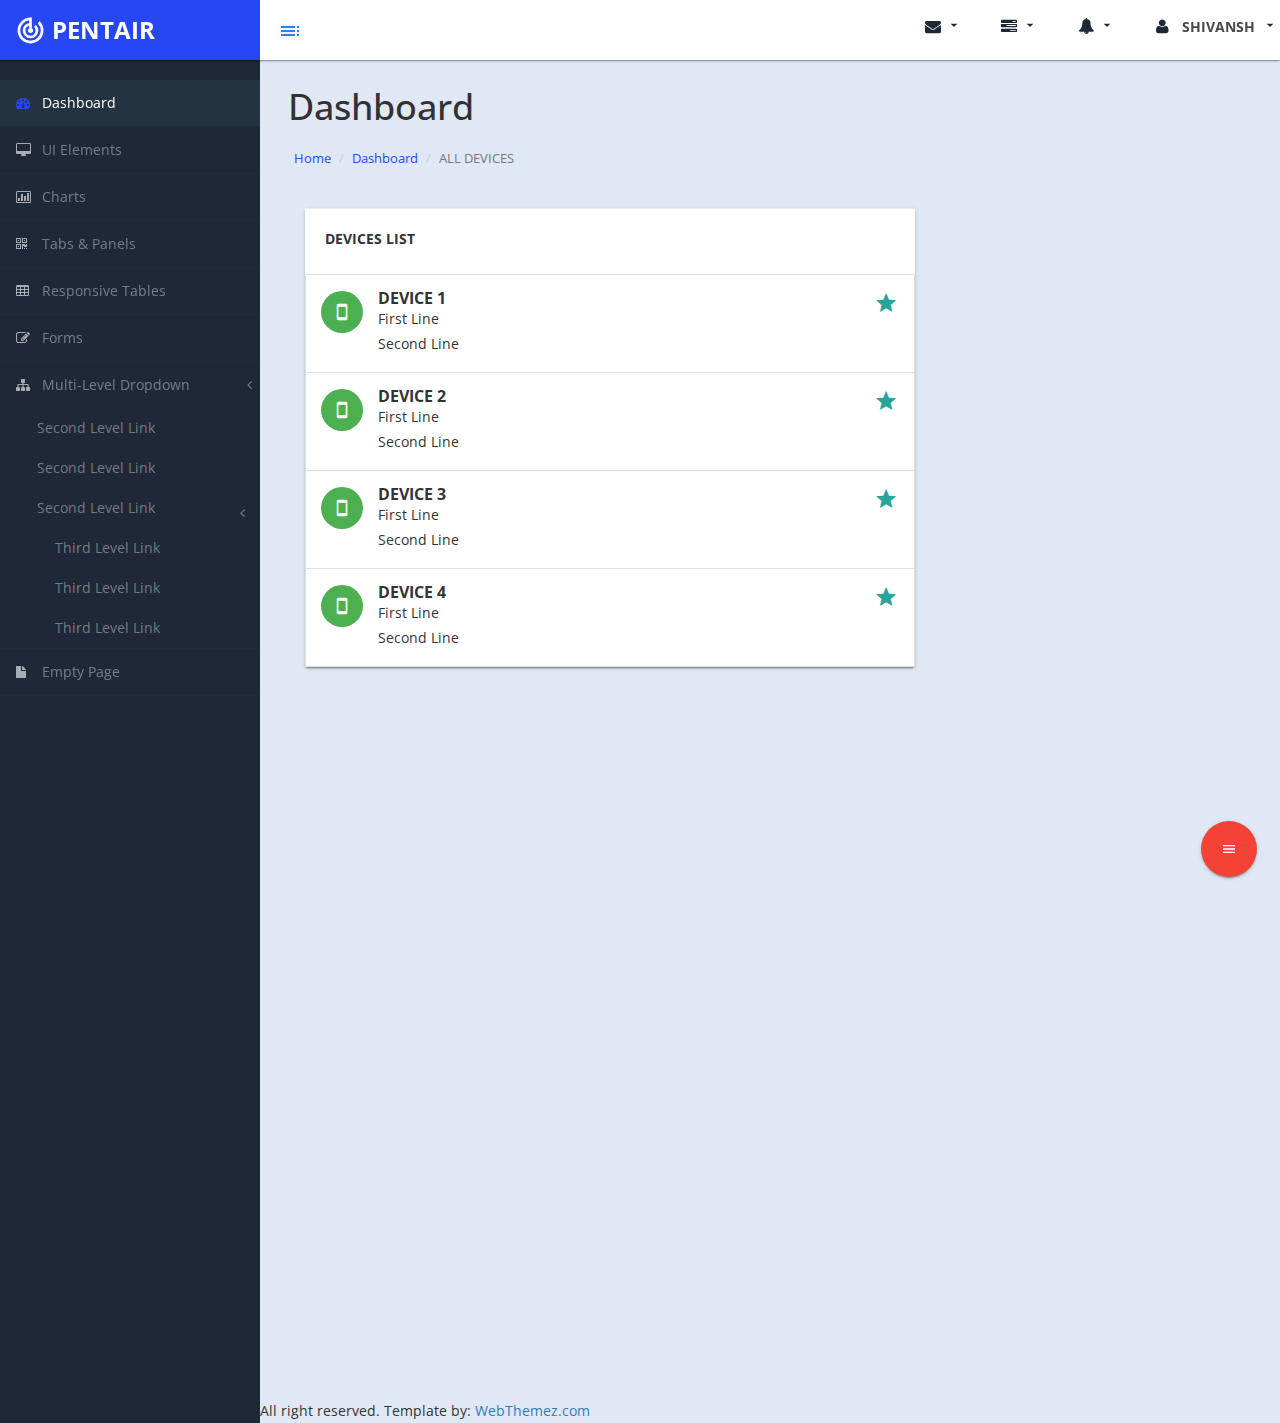
<file: index.html>
﻿<!DOCTYPE html>
<html xmlns="http://www.w3.org/1999/xhtml"> 
<head>
    <meta charset="utf-8" />
    <meta name="viewport" content="width=device-width, initial-scale=1.0" />
    <title>PENTAIR DEVICE DASHBOARD</title>
	<link href="https://fonts.googleapis.com/icon?family=Material+Icons" rel="stylesheet">
	<link rel="stylesheet" href="assets/materialize/css/materialize.min.css" media="screen,projection" />
    <!-- Bootstrap Styles-->
    <link href="assets/css/bootstrap.css" rel="stylesheet" />
    <!-- FontAwesome Styles-->
    <link href="assets/css/font-awesome.css" rel="stylesheet" />
    <!-- Morris Chart Styles-->
    <link href="assets/js/morris/morris-0.4.3.min.css" rel="stylesheet" />
    <!-- Custom Styles-->
    <link href="assets/css/custom-styles.css" rel="stylesheet" />
    <!-- Google Fonts-->
    <link href='http://fonts.googleapis.com/css?family=Open+Sans' rel='stylesheet' type='text/css' />
    <link rel="stylesheet" href="assets/js/Lightweight-Chart/cssCharts.css">

</head>




<body>
    <div id="wrapper">
        <nav class="navbar navbar-default top-navbar" role="navigation">
            <div class="navbar-header">
                <button type="button" class="navbar-toggle waves-effect waves-dark" data-toggle="collapse" data-target=".sidebar-collapse">
                    <span class="sr-only">Toggle navigation</span>
                    <span class="icon-bar"></span>
                    <span class="icon-bar"></span>
                    <span class="icon-bar"></span>
                </button>
                <a class="navbar-brand waves-effect waves-dark" href="index.html"><i class="large material-icons">track_changes</i> <strong>PENTAIR</strong></a>
		<div id="sideNav" href=""><i class="material-icons dp48">toc</i></div>
            </div>
            <ul class="nav navbar-top-links navbar-right"> 
				<li><a class="dropdown-button waves-effect waves-dark" href="#!" data-activates="dropdown4"><i class="fa fa-envelope fa-fw"></i> <i class="material-icons right">arrow_drop_down</i></a></li>				
				<li><a class="dropdown-button waves-effect waves-dark" href="#!" data-activates="dropdown3"><i class="fa fa-tasks fa-fw"></i> <i class="material-icons right">arrow_drop_down</i></a></li>
				<li><a class="dropdown-button waves-effect waves-dark" href="#!" data-activates="dropdown2"><i class="fa fa-bell fa-fw"></i> <i class="material-icons right">arrow_drop_down</i></a></li>
				  <li><a class="dropdown-button waves-effect waves-dark" href="#!" data-activates="dropdown1"><i class="fa fa-user fa-fw"></i> <b>SHIVANSH</b> <i class="material-icons right">arrow_drop_down</i></a></li>
            </ul>
        </nav>
		<!-- Dropdown Structure -->
<ul id="dropdown1" class="dropdown-content">
<li><a href="#"><i class="fa fa-user fa-fw"></i> My Profile</a>
</li>
<li><a href="#"><i class="fa fa-gear fa-fw"></i> Settings</a>
</li> 
<li><a href="#"><i class="fa fa-sign-out fa-fw"></i> Logout</a>
</li>
</ul>
<ul id="dropdown2" class="dropdown-content w250">
  <li>
                                <div>
                                    <i class="fa fa-comment fa-fw"></i> New Comment
                                    <span class="pull-right text-muted small">4 min</span>
                                </div>
                            </a>
                        </li>
                        <li class="divider"></li>
                        <li>
                                <div>
                                    <i class="fa fa-twitter fa-fw"></i> 3 New Followers
                                    <span class="pull-right text-muted small">12 min</span>
                                </div>
                            </a>
                        </li>
                        <li class="divider"></li>
                        <li>
                                <div>
                                    <i class="fa fa-envelope fa-fw"></i> Message Sent
                                    <span class="pull-right text-muted small">4 min</span>
                                </div>
                            </a>
                        </li>
                        <li class="divider"></li>
                        <li>
                                <div>
                                    <i class="fa fa-tasks fa-fw"></i> New Task
                                    <span class="pull-right text-muted small">4 min</span>
                                </div>
                            </a>
                        </li>
                        <li class="divider"></li>
                        <li>
                                <div>
                                    <i class="fa fa-upload fa-fw"></i> Server Rebooted
                                    <span class="pull-right text-muted small">4 min</span>
                                </div>
                            </a>
                        </li>
                        <li class="divider"></li>
                        <li>
                            <a class="text-center" href="#">
                                <strong>See All Alerts</strong>
                                <i class="fa fa-angle-right"></i>
                            </a>
                        </li>
</ul>
<ul id="dropdown3" class="dropdown-content dropdown-tasks w250">
<li>
		<a href="#">
			<div>
				<p>
					<strong>Task 1</strong>
					<span class="pull-right text-muted">60% Complete</span>
				</p>
				<div class="progress progress-striped active">
					<div class="progress-bar progress-bar-success" role="progressbar" aria-valuenow="60" aria-valuemin="0" aria-valuemax="100" style="width: 60%">
						<span class="sr-only">60% Complete (success)</span>
					</div>
				</div>
			</div>
		</a>
	</li>
	<li class="divider"></li>
	<li>
		<a href="#">
			<div>
				<p>
					<strong>Task 2</strong>
					<span class="pull-right text-muted">28% Complete</span>
				</p>
				<div class="progress progress-striped active">
					<div class="progress-bar progress-bar-info" role="progressbar" aria-valuenow="28" aria-valuemin="0" aria-valuemax="100" style="width: 28%">
						<span class="sr-only">28% Complete</span>
					</div>
				</div>
			</div>
		</a>
	</li>
	<li class="divider"></li>
	<li>
		<a href="#">k
			<div>
				<p>
					<strong>Task 3</strong>
					<span class="pull-right text-muted">60% Complete</span>
				</p>
				<div class="progress progress-striped active">
					<div class="progress-bar progress-bar-warning" role="progressbar" aria-valuenow="60" aria-valuemin="0" aria-valuemax="100" style="width: 60%">
						<span class="sr-only">60% Complete (warning)</span>
					</div>
				</div>
			</div>
		</a>
	</li>
	<li class="divider"></li>
	<li>
		<a href="#">
			<div>
				<p>
					<strong>Task 4</strong>
					<span class="pull-right text-muted">85% Complete</span>
				</p>
				<div class="progress progress-striped active">
					<div class="progress-bar progress-bar-danger" role="progressbar" aria-valuenow="85" aria-valuemin="0" aria-valuemax="100" style="width: 85%">
						<span class="sr-only">85% Complete (danger)</span>
					</div>
				</div>
			</div>
		</a>
	</li>
	<li class="divider"></li>
	<li>
</ul>   
<ul id="dropdown4" class="dropdown-content dropdown-tasks w250 taskL.ist">
  <li>
                                <div>
                                    <strong>SHIVANSH</strong>
                                    <span class="pull-right text-muted">
                                        <em>Today</em>
                                    </span>
                                </div>
                                <p>Lorem Ipsum has been the industry's standard dummy text ever since the 1500s...</p>
                            </a>
                        </li>
                        <li class="divider"></li>
                        <li>
                                <div>
                                    <strong>SHIVANSH</strong>
                                    <span class="pull-right text-muted">
                                        <em>Yesterday</em>
                                    </span>
                                </div>
                                <p>Lorem Ipsum has been the industry's standard dummy text ever since an kwilnw...</p>
                            </a>
                        </li>
                        <li class="divider"></li>
                        <li>
                            <a href="#">
                                <div>
                                    <strong>SHIVANSH</strong>
                                    <span class="pull-right text-muted">
                                        <em>Yesterday</em>
                                    </span>
                                </div>
                                <p>Lorem Ipsum has been the industry's standard dummy text ever since the...</p>
                            </a>
                        </li>
                        <li class="divider"></li>
                        <li>
                            <a class="text-center" href="#">
                                <strong>Read All Messages</strong>
                                <i class="fa fa-angle-right"></i>
                            </a>
                        </li>
</ul>  
	   <!--/. NAV TOP  -->
        <nav class="navbar-default navbar-side" role="navigation">
            <div class="sidebar-collapse">
                <ul class="nav" id="main-menu">

                    <li>
                        <a class="active-menu waves-effect waves-dark" href="index.html"><i class="fa fa-dashboard"></i> Dashboard</a>
                    </li>
                    <li>
                        <a href="ui-elements.html" class="waves-effect waves-dark"><i class="fa fa-desktop"></i> UI Elements</a>
                    </li>
					<li>
                        <a href="chart.html" class="waves-effect waves-dark"><i class="fa fa-bar-chart-o"></i> Charts</a>
                    </li>
                    <li>
                        <a href="tab-panel.html" class="waves-effect waves-dark"><i class="fa fa-qrcode"></i> Tabs & Panels</a>
                    </li>
                    
                    <li>
                        <a href="table.html" class="waves-effect waves-dark"><i class="fa fa-table"></i> Responsive Tables</a>
                    </li>
                    <li>
                        <a href="form.html" class="waves-effect waves-dark"><i class="fa fa-edit"></i> Forms </a>
                    </li>


                    <li>
                        <a href="#" class="waves-effect waves-dark"><i class="fa fa-sitemap"></i> Multi-Level Dropdown<span class="fa arrow"></span></a>
                        <ul class="nav nav-second-level">
                            <li>
                                <a href="#">Second Level Link</a>
                            </li>
                            <li>
                                <a href="#">Second Level Link</a>
                            </li>
                            <li>
                                <a href="#">Second Level Link<span class="fa arrow"></span></a>
                                <ul class="nav nav-third-level">
                                    <li>
                                        <a href="#">Third Level Link</a>
                                    </li>
                                    <li>
                                        <a href="#">Third Level Link</a>
                                    </li>
                                    <li>
                                        <a href="#">Third Level Link</a>
                                    </li>

                                </ul>

                            </li>
                        </ul>
                    </li>
                    <li>
                        <a href="empty.html" class="waves-effect waves-dark"><i class="fa fa-fw fa-file"></i> Empty Page</a>
                    </li>
                </ul>

            </div>

        </nav>
        <!-- /. NAV SIDE <i class="material-icons dp48">stay_current_portrait</i><span>stay_current_portrait</span> -->
      
		<div id="page-wrapper">
		  <div class="header"> 
                        <h1 class="page-header">
                            Dashboard
                        </h1>
						<ol class="breadcrumb">
					  <li><a href="#">Home</a></li>
					  <li><a href="#">Dashboard</a></li>
					  <li class="active">ALL DEVICES</li>
					</ol> 
									
		</div>
            <div id="page-inner">




                    <div class="col-md-8 col-sm-12 col-xs-12">
	<div class="card">
	<div class="card-action">
					  <b>Devices List</b>
					</div>
					<div class="card-image">
					  <ul class="collection">
    <li class="collection-item avatar">
      <i class="material-icons circle green">stay_current_portrait</i>
      <span href="" class="title">DEVICE 1</span>
      <p>First Line <br>
         Second Line
      </p>
      <a href="#!" class="secondary-content"><i class="material-icons">grade</i></a>
    </li>
    <li class="collection-item avatar">
      <i class="material-icons circle green">stay_current_portrait</i>
      <span class="title">DEVICE 2</span>
      <p>First Line <br>
         Second Line
      </p>
      <a href="#!" class="secondary-content"><i class="material-icons">grade</i></a>
    </li>
    <li class="collection-item avatar">
      <i class="material-icons circle green">stay_current_portrait</i>
      <span class="title">DEVICE 3</span>
      <p>First Line <br>
         Second Line
      </p>
      <a href="#!" class="secondary-content"><i class="material-icons">grade</i></a>
    </li>
    <li class="collection-item avatar">
      <i class="material-icons circle green">stay_current_portrait</i>
      <span class="title">DEVICE 4</span>
      <p>First Line <br>
         Second Line
      </p>
      <a href="#!" class="secondary-content"><i class="material-icons">grade</i></a>
    </li>
  </ul>
					 </div>  
					</div>	 
					
                       

                    </div>
                </div>
                <!-- /. ROW  -->
			   <div class="fixed-action-btn horizontal click-to-toggle">
    <a class="btn-floating btn-large red">
      <i class="material-icons">menu</i>
    </a>
    <ul>
      <li><a class="btn-floating red"><i class="material-icons">track_changes</i></a></li>
      <li><a class="btn-floating yellow darken-1"><i class="material-icons">format_quote</i></a></li>
      <li><a class="btn-floating green"><i class="material-icons">publish</i></a></li>
      <li><a class="btn-floating blue"><i class="material-icons">attach_file</i></a></li>
    </ul>
  </div>
		
				<footer><p>All right reserved. Template by: <a href="https://webthemez.com/admin-template/">WebThemez.com</a></p>
				
        
				</footer>
            </div>
            <!-- /. PAGE INNER  -->
        </div>
        <!-- /. PAGE WRAPPER  -->
    </div>
    <!-- /. WRAPPER  -->
    <!-- JS Scripts-->
    <!-- jQuery Js -->
    <script src="assets/js/jquery-1.10.2.js"></script>
	
	<!-- Bootstrap Js -->
    <script src="assets/js/bootstrap.min.js"></script>
	
	<script src="assets/materialize/js/materialize.min.js"></script>
	
    <!-- Metis Menu Js -->
    <script src="assets/js/jquery.metisMenu.js"></script>
    <!-- Morris Chart Js -->
    <script src="assets/js/morris/raphael-2.1.0.min.js"></script>
    <script src="assets/js/morris/morris.js"></script>
	
	
	<script src="assets/js/easypiechart.js"></script>
	<script src="assets/js/easypiechart-data.js"></script>
	
	 <script src="assets/js/Lightweight-Chart/jquery.chart.js"></script>
	
    <!-- Custom Js -->
    <script src="assets/js/custom-scripts.js"></script>




    <!-- AWS SCRIPT -->

    <script src="assets/js/aws-sdk-2.38.0.js"></script>
    <script src="https://sdk.amazonaws.com/js/aws-sdk-2.7.16.min.js"></script>
    <script src="assets/js/jsbn.js"></script>
    <script src="assets/js/jsbn2.js"></script>
    <script src="assets/js/sjcl.js"></script>
    <script src="assets/js/aws-cognito-sdk.min.js"></script>
    <script src="assets/js/amazon-cognito-identity.min.js"></script>
    <script src="https://sdk.amazonaws.com/js/aws-sdk-2.5.0.min.js"></script>
    <script src="https://ajax.googleapis.com/ajax/libs/jquery/3.1.0/jquery.min.js"></script>
    <link href='https://fonts.googleapis.com/css?family=Open+Sans:400,700' rel='stylesheet' type='text/css'>

</body>


<script src="assets/js/config.js"></script>
<script src="assets/js/main.js"></script>



</html>
</file>
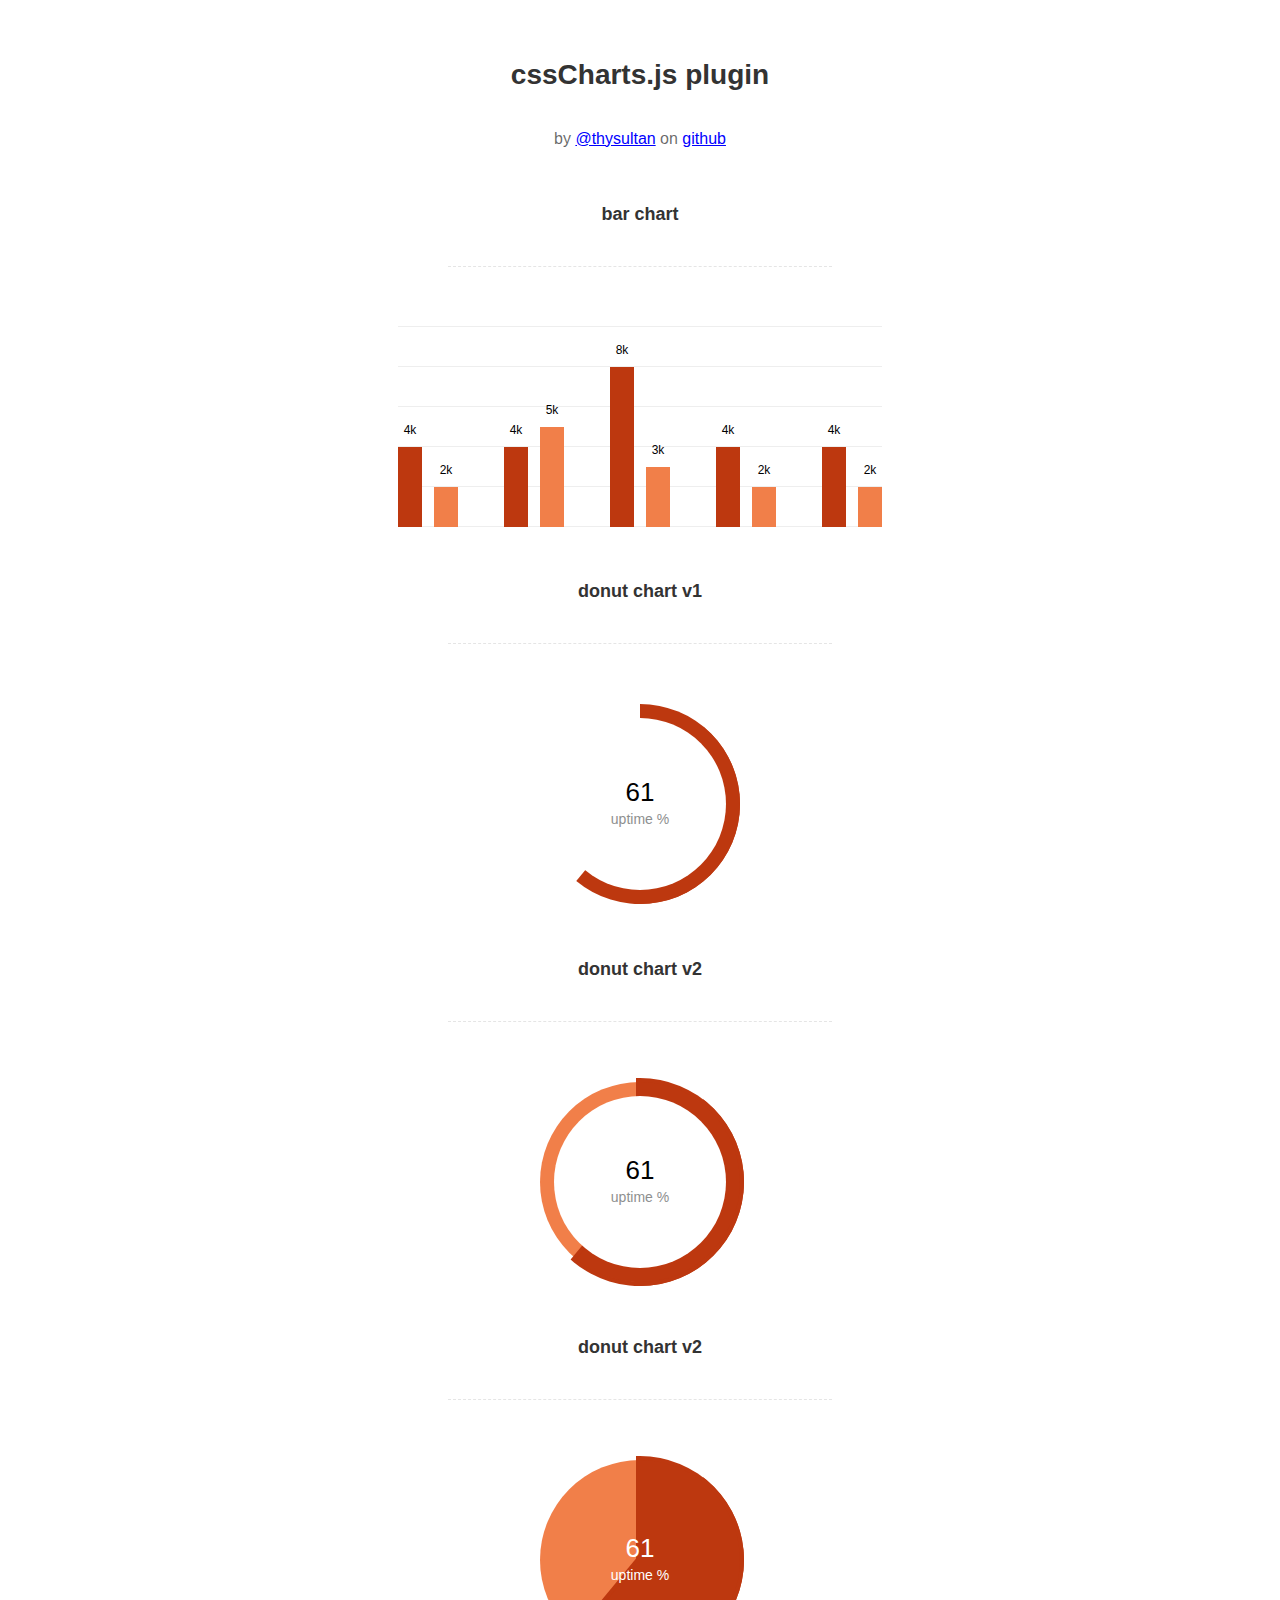
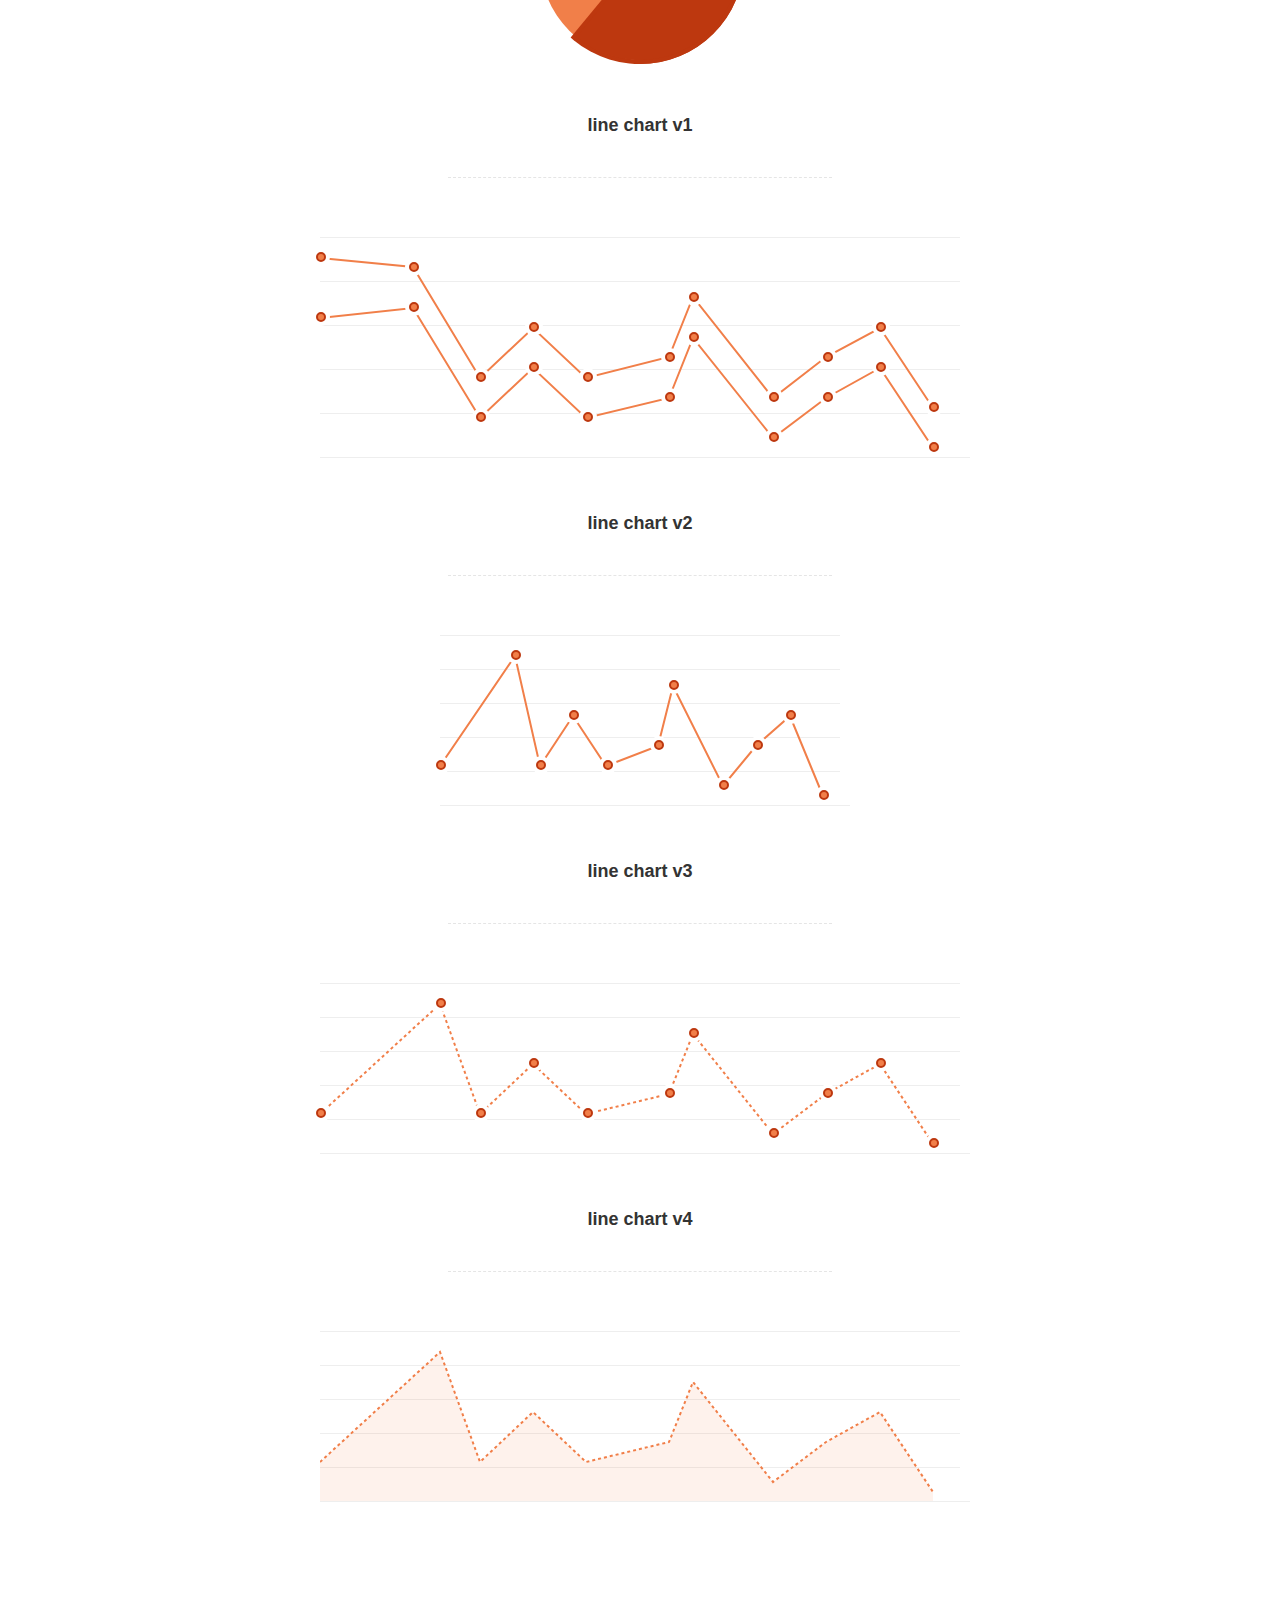
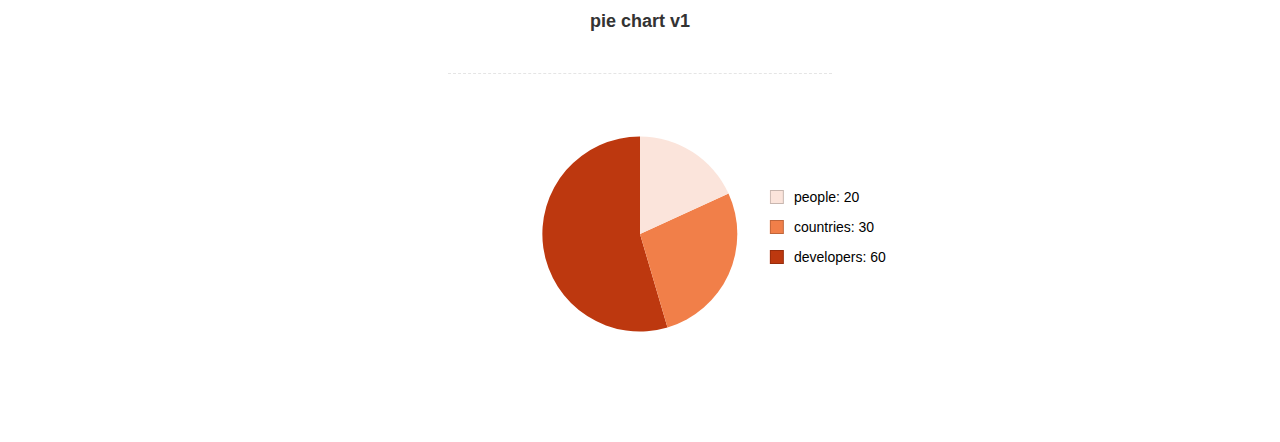
<file: assets/js/Lightweight-Chart/index.html>
<!doctype html>
<html>
    <head>
        <meta charset="utf-8">
        <meta name="description" content="A jquery plugin to create simple donut, bar or line charts with dom nodes, style with css.">
        <meta name="viewport" content="width=device-width, initial-scale=1">
        <title>cssCharts.js - jquery css charts</title>
        <script src="https://ajax.googleapis.com/ajax/libs/jquery/2.1.3/jquery.min.js"></script>

        <link rel="stylesheet" href="cssCharts.css">
        <script src="jquery.chart.js"></script>

        <style>
          /* page specific styles*/
          h1{text-align:center;font-family:sans-serif;font-size:28px;color:#333;padding:40px 0 0 0;}
          h2{text-align:center;font-family:sans-serif;font-size:18px;color:#333;padding:40px 0 0 0;}
          hr{width:60%;height:1px;background:none;border:none;border-bottom:1px dashed rgba(0,0,0,0.1);outline:none;margin:40px auto 60px auto;}

          .desc p{text-align:center;font-size:16px;color:rgba(0,0,0,0.6);padding:20px 0 0 0;font-family:sans-serif;}
          .desc a{color:blue;}
          .wrap{margin:0 auto;width:640px;padding-bottom:100px;}
          #line{width:400px;}
          /* page specific styles*/
        </style>
    </head>
    <body>
      <div class="wrap">

        <div class="desc">
          <h1>cssCharts.js plugin</h1><p>by
          <a href="http://twitter.com/thysultan">@thysultan</a> on
          <a href="https://github.com/sultantarimo/cssCharts.js">github</a>
        </p>
        </div>

        <h2>bar chart</h2>
        <hr>

        <div class="chart">
            <ul class="bar-chart" data-bars="[4,2],[4,5],[8,3],[4,2],[4,2]" data-max="10" data-unit="k" data-width="24"></ul>
        </div>
        <!-- data max is the 100% point of the graph -->
        <!-- set data-grid to 0 for no grid -->
        <!-- data-width is the individual bars width -->

        <h2>donut chart v1</h2>
        <hr>

        <div class="chart">
          <div class="donut-chart" data-percent="0.61" data-title="uptime %"></div>
        </div>

        <h2>donut chart v2</h2>
        <hr>

        <div class="chart">
          <div class="donut-chart fill" data-percent="0.61" data-title="uptime %"></div>
        </div>

        <h2>donut chart v2</h2>
        <hr>

        <div class="chart">
          <div class="donut-chart pie-chart fill" data-percent="0.61" data-title="uptime %"></div>
        </div>
        <!-- pie-chart class for pie chart -->
        <!-- fill class for default donut fill enabled-->

        <h2>line chart v1</h2>
        <hr>

        <div class="chart">
          <ul data-cord="[[0,70,120,160,200,262,280,340,380,420,460],[140,150,40,90,40,60,120,20,60,90,10]],[[0,70,120,160,200,262,280,340,380,420,460],[200,190,80,130,80,100,160,60,100,130,50]]"  class="line-chart"></ul>
        </div>
        <!-- multiple graphs [[x cords],[y cords]] [[x cords],[y cords]] -->

        <h2>line chart v2</h2>
        <hr>

        <div class="chart" id="line">
          <ul data-cord="[0,90,120,160,200,262,280,340,380,420,460],[40,150,40,90,40,60,120,20,60,90,10]" class="line-chart"></ul>
        </div>

        <h2>line chart v3</h2>
        <hr>

        <div class="chart dotted">
          <ul data-cord="[0,90,120,160,200,262,280,340,380,420,460],[40,150,40,90,40,60,120,20,60,90,10]" class="line-chart"></ul>
        </div>

        <h2>line chart v4</h2>
        <hr>

        <div class="chart dotted">
          <ul data-cord="[0,90,120,160,200,262,280,340,380,420,460],[40,150,40,90,40,60,120,20,60,90,10]" data-fill="1" class="line-chart no-points"></ul>
        </div>
        <!-- single graph [x cords],[y cords] -->


        <br><br><br>
        <h2>pie chart v1</h2>
        <hr>

        <div class="chart">
          <div class="pie-thychart" data-set='[["people", 20], ["countries",30], ["developers",60]]' data-colors="#FBE4DB,#F17F49,#BD380F"></div>
        </div>

      </div>

      <script>
        $(function() {
            $('.bar-chart').cssCharts({type:"bar"});
            $('.donut-chart').cssCharts({type:"donut"}).trigger('show-donut-chart');
            $('.line-chart').cssCharts({type:"line"});

            $('.pie-thychart').cssCharts({type:"pie"});
        });
      </script>
    </body>
</html>
</file>
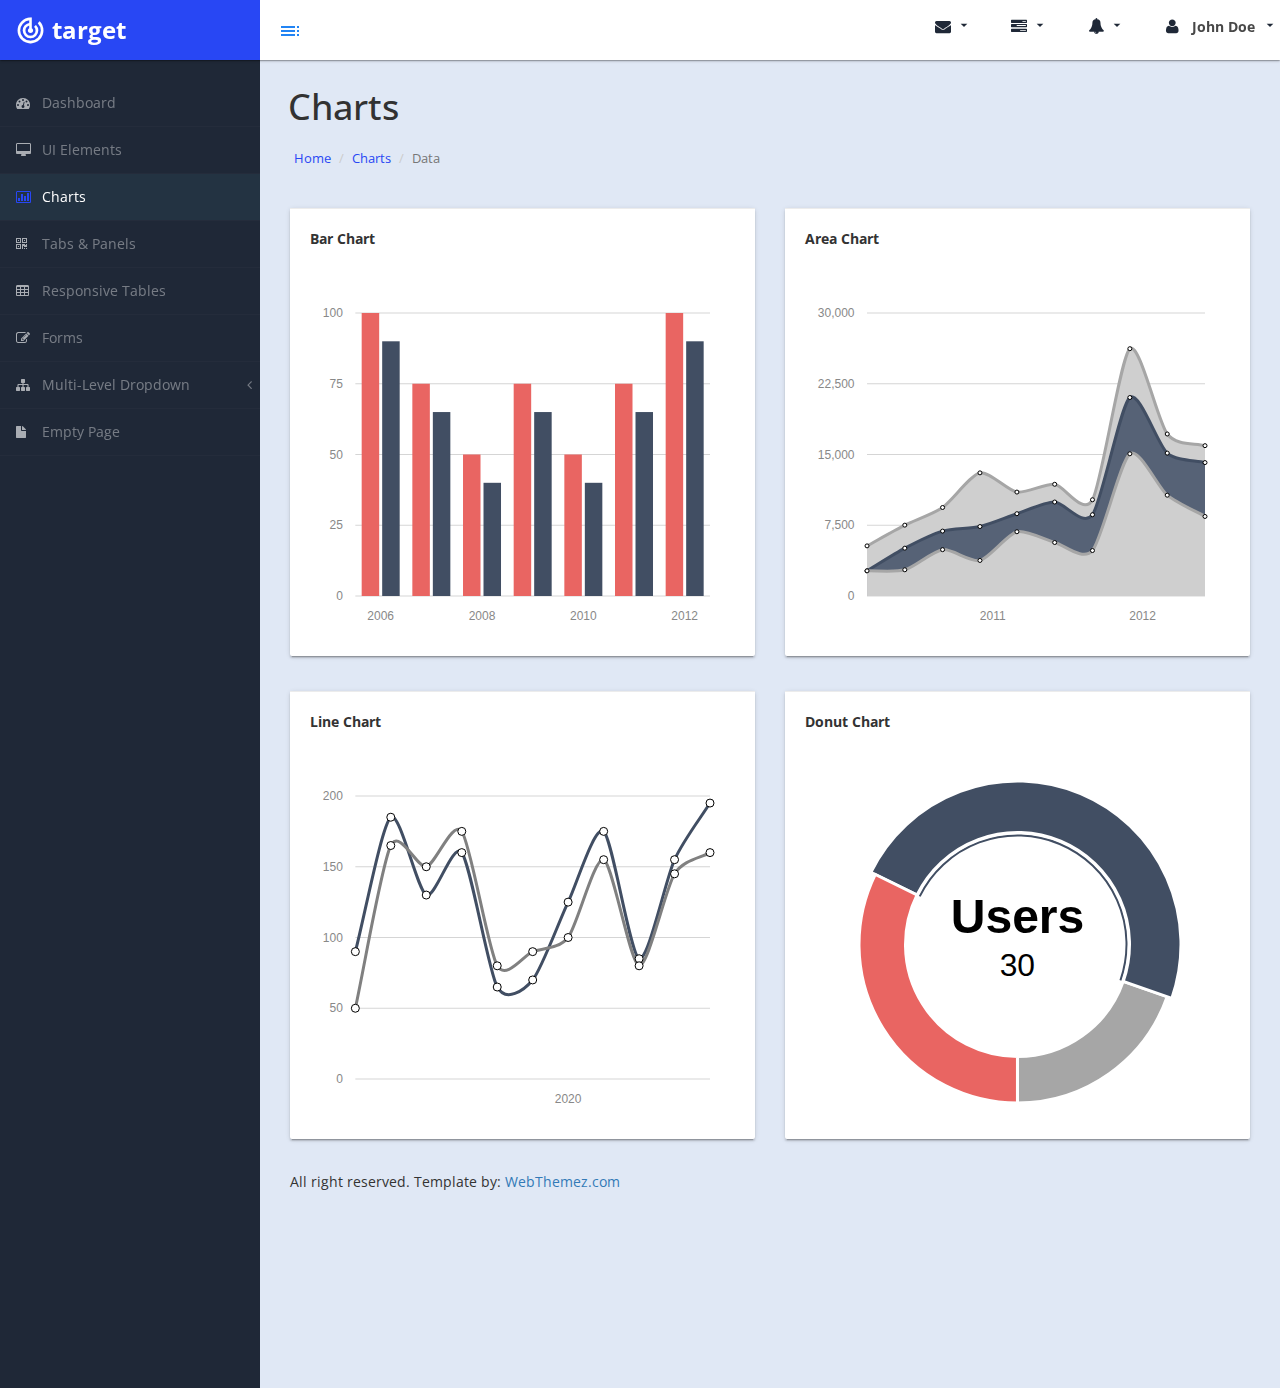
<file: chart.html>
﻿<!DOCTYPE html>
<html xmlns="http://www.w3.org/1999/xhtml">

<head>
    <meta charset="utf-8" />
    <meta name="viewport" content="width=device-width, initial-scale=1.0" />
    <title>Target Material Design Bootstrap Admin Template</title>
	
	<link href="https://fonts.googleapis.com/icon?family=Material+Icons" rel="stylesheet">
	<link rel="stylesheet" href="assets/materialize/css/materialize.min.css" media="screen,projection" />
    <!-- Bootstrap Styles-->
    <link href="assets/css/bootstrap.css" rel="stylesheet" />
    <!-- FontAwesome Styles-->
    <link href="assets/css/font-awesome.css" rel="stylesheet" />
    <!-- Morris Chart Styles-->
    <link href="assets/js/morris/morris-0.4.3.min.css" rel="stylesheet" />
    <!-- Custom Styles-->
    <link href="assets/css/custom-styles.css" rel="stylesheet" />
    <!-- Google Fonts-->
    <link href='http://fonts.googleapis.com/css?family=Open+Sans' rel='stylesheet' type='text/css' />
    <link rel="stylesheet" href="assets/js/Lightweight-Chart/cssCharts.css"> 
</head>
<body>
    <div id="wrapper">
        <nav class="navbar navbar-default top-navbar" role="navigation">
            <div class="navbar-header">
                <button type="button" class="navbar-toggle" data-toggle="collapse" data-target=".sidebar-collapse">
                    <span class="sr-only">Toggle navigation</span>
                    <span class="icon-bar"></span>
                    <span class="icon-bar"></span>
                    <span class="icon-bar"></span>
                </button>
                <a class="navbar-brand waves-effect waves-dark" href="index.html"><i class="large material-icons">track_changes</i> <strong>target</strong></a>
				
		<div id="sideNav" class="waves-effect waves-dark" href=""><i class="material-icons dp48">toc</i></div>
            </div>

            <ul class="nav navbar-top-links navbar-right"> 
				<li><a class="dropdown-button waves-effect waves-dark" href="#!" data-activates="dropdown4"><i class="fa fa-envelope fa-fw"></i> <i class="material-icons right">arrow_drop_down</i></a></li>				
				<li><a class="dropdown-button waves-effect waves-dark" href="#!" data-activates="dropdown3"><i class="fa fa-tasks fa-fw"></i> <i class="material-icons right">arrow_drop_down</i></a></li>
				<li><a class="dropdown-button waves-effect waves-dark" href="#!" data-activates="dropdown2"><i class="fa fa-bell fa-fw"></i> <i class="material-icons right">arrow_drop_down</i></a></li>
				  <li><a class="dropdown-button waves-effect waves-dark" href="#!" data-activates="dropdown1"><i class="fa fa-user fa-fw"></i> <b>John Doe</b> <i class="material-icons right">arrow_drop_down</i></a></li>
            </ul>
        </nav>
		<!-- Dropdown Structure -->
<ul id="dropdown1" class="dropdown-content">
<li><a href="#"><i class="fa fa-user fa-fw"></i> My Profile</a>
</li>
<li><a href="#"><i class="fa fa-gear fa-fw"></i> Settings</a>
</li> 
<li><a href="#"><i class="fa fa-sign-out fa-fw"></i> Logout</a>
</li>
</ul>
<ul id="dropdown2" class="dropdown-content w250">
  <li>
                            <a href="#">
                                <div>
                                    <i class="fa fa-comment fa-fw"></i> New Comment
                                    <span class="pull-right text-muted small">4 min</span>
                                </div>
                            </a>
                        </li>
                        <li class="divider"></li>
                        <li>
                            <a href="#">
                                <div>
                                    <i class="fa fa-twitter fa-fw"></i> 3 New Followers
                                    <span class="pull-right text-muted small">12 min</span>
                                </div>
                            </a>
                        </li>
                        <li class="divider"></li>
                        <li>
                            <a href="#">
                                <div>
                                    <i class="fa fa-envelope fa-fw"></i> Message Sent
                                    <span class="pull-right text-muted small">4 min</span>
                                </div>
                            </a>
                        </li>
                        <li class="divider"></li>
                        <li>
                            <a href="#">
                                <div>
                                    <i class="fa fa-tasks fa-fw"></i> New Task
                                    <span class="pull-right text-muted small">4 min</span>
                                </div>
                            </a>
                        </li>
                        <li class="divider"></li>
                        <li>
                            <a href="#">
                                <div>
                                    <i class="fa fa-upload fa-fw"></i> Server Rebooted
                                    <span class="pull-right text-muted small">4 min</span>
                                </div>
                            </a>
                        </li>
                        <li class="divider"></li>
                        <li>
                            <a class="text-center" href="#">
                                <strong>See All Alerts</strong>
                                <i class="fa fa-angle-right"></i>
                            </a>
                        </li>
</ul>
<ul id="dropdown3" class="dropdown-content dropdown-tasks w250">
<li>
		<a href="#">
			<div>
				<p>
					<strong>Task 1</strong>
					<span class="pull-right text-muted">60% Complete</span>
				</p>
				<div class="progress progress-striped active">
					<div class="progress-bar progress-bar-success" role="progressbar" aria-valuenow="60" aria-valuemin="0" aria-valuemax="100" style="width: 60%">
						<span class="sr-only">60% Complete (success)</span>
					</div>
				</div>
			</div>
		</a>
	</li>
	<li class="divider"></li>
	<li>
		<a href="#">
			<div>
				<p>
					<strong>Task 2</strong>
					<span class="pull-right text-muted">28% Complete</span>
				</p>
				<div class="progress progress-striped active">
					<div class="progress-bar progress-bar-info" role="progressbar" aria-valuenow="28" aria-valuemin="0" aria-valuemax="100" style="width: 28%">
						<span class="sr-only">28% Complete</span>
					</div>
				</div>
			</div>
		</a>
	</li>
	<li class="divider"></li>
	<li>
		<a href="#">
			<div>
				<p>
					<strong>Task 3</strong>
					<span class="pull-right text-muted">60% Complete</span>
				</p>
				<div class="progress progress-striped active">
					<div class="progress-bar progress-bar-warning" role="progressbar" aria-valuenow="60" aria-valuemin="0" aria-valuemax="100" style="width: 60%">
						<span class="sr-only">60% Complete (warning)</span>
					</div>
				</div>
			</div>
		</a>
	</li>
	<li class="divider"></li>
	<li>
		<a href="#">
			<div>
				<p>
					<strong>Task 4</strong>
					<span class="pull-right text-muted">85% Complete</span>
				</p>
				<div class="progress progress-striped active">
					<div class="progress-bar progress-bar-danger" role="progressbar" aria-valuenow="85" aria-valuemin="0" aria-valuemax="100" style="width: 85%">
						<span class="sr-only">85% Complete (danger)</span>
					</div>
				</div>
			</div>
		</a>
	</li>
	<li class="divider"></li>
	<li>
</ul>   
<ul id="dropdown4" class="dropdown-content dropdown-tasks w250 taskList">
  <li>
                                <div>
                                    <strong>John Doe</strong>
                                    <span class="pull-right text-muted">
                                        <em>Today</em>
                                    </span>
                                </div>
                                <p>Lorem Ipsum has been the industry's standard dummy text ever since the 1500s...</p>
                            </a>
                        </li>
                        <li class="divider"></li>
                        <li>
                                <div>
                                    <strong>John Smith</strong>
                                    <span class="pull-right text-muted">
                                        <em>Yesterday</em>
                                    </span>
                                </div>
                                <p>Lorem Ipsum has been the industry's standard dummy text ever since an kwilnw...</p>
                            </a>
                        </li>
                        <li class="divider"></li>
                        <li>
                            <a href="#">
                                <div>
                                    <strong>John Smith</strong>
                                    <span class="pull-right text-muted">
                                        <em>Yesterday</em>
                                    </span>
                                </div>
                                <p>Lorem Ipsum has been the industry's standard dummy text ever since the...</p>
                            </a>
                        </li>
                        <li class="divider"></li>
                        <li>
                            <a class="text-center" href="#">
                                <strong>Read All Messages</strong>
                                <i class="fa fa-angle-right"></i>
                            </a>
                        </li>
</ul>  
	   <!--/. NAV TOP  -->
        <!--/. NAV TOP  -->
        <nav class="navbar-default navbar-side" role="navigation">
            <div class="sidebar-collapse">
                <ul class="nav" id="main-menu">

                    <li>
                        <a href="index.html" class="waves-effect waves-dark"><i class="fa fa-dashboard"></i> Dashboard</a>
                    </li>
                    <li>
                        <a href="ui-elements.html" class="waves-effect waves-dark"><i class="fa fa-desktop"></i> UI Elements</a>
                    </li>
					<li>
                        <a href="chart.html" class="active-menu waves-effect waves-dark"><i class="fa fa-bar-chart-o"></i> Charts</a>
                    </li>
                    <li>
                        <a href="tab-panel.html" class="waves-effect waves-dark"><i class="fa fa-qrcode"></i> Tabs & Panels</a>
                    </li>
                    
                    <li>
                        <a href="table.html" class="waves-effect waves-dark"><i class="fa fa-table"></i> Responsive Tables</a>
                    </li>
                    <li>
                        <a href="form.html" class="waves-effect waves-dark"><i class="fa fa-edit"></i> Forms </a>
                    </li>


                    <li>
                        <a href="#" class="waves-effect waves-dark"><i class="fa fa-sitemap"></i> Multi-Level Dropdown<span class="fa arrow"></span></a>
                        <ul class="nav nav-second-level">
                            <li>
                                <a href="#">Second Level Link</a>
                            </li>
                            <li>
                                <a href="#">Second Level Link</a>
                            </li>
                            <li>
                                <a href="#" class="waves-effect waves-dark">Second Level Link<span class="fa arrow"></span></a>
                                <ul class="nav nav-third-level">
                                    <li>
                                        <a href="#">Third Level Link</a>
                                    </li>
                                    <li>
                                        <a href="#">Third Level Link</a>
                                    </li>
                                    <li>
                                        <a href="#">Third Level Link</a>
                                    </li>

                                </ul>

                            </li>
                        </ul>
                    </li>
                    <li>
                        <a href="empty.html" class="waves-effect waves-dark"><i class="fa fa-fw fa-file"></i> Empty Page</a>
                    </li>
                </ul>

            </div>

        </nav>
        <!-- /. NAV SIDE  -->
        <div id="page-wrapper">
		  <div class="header"> 
                        <h1 class="page-header">
                             Charts 
                        </h1>
						<ol class="breadcrumb">
					  <li><a href="#">Home</a></li>
					  <li><a href="#">Charts</a></li>
					  <li class="active">Data</li>
					</ol> 
									
		</div>
            <div id="page-inner"> 
             
                <div class="row"> 
                    
                      
                               <div class="col-md-6 col-sm-12 col-xs-12">                     
                    <div class="card">
                        <div class="card-action">
                            Bar Chart
                        </div>
                        <div class="card-content">
                            <div id="morris-bar-chart"></div>
                        </div>
                    </div>            
                </div>
                      <div class="col-md-6 col-sm-12 col-xs-12">                     
                    <div class="card">
                        <div class="card-action">
                            Area Chart
                        </div>
                        <div class="card-content">
                            <div id="morris-area-chart"></div>
                        </div>
                    </div>            
                </div> 
                
           </div>
                 <!-- /. ROW  -->
                <div class="row">                     
                      
                               <div class="col-md-6 col-sm-12 col-xs-12">                     
                    <div class="card">
                        <div class="card-action">
                            Line Chart
                        </div>
                        <div class="card-content">
                            <div id="morris-line-chart"></div>
                        </div>
                    </div>            
                </div>
                      <div class="col-md-6 col-sm-12 col-xs-12">                     
                    <div class="card">
                        <div class="card-action">
                            Donut Chart
                        </div>
                        <div class="card-content">                            
							<div id="morris-donut-chart"></div>
                        </div>
                    </div>            
                </div> 
                
           </div>
                 <!-- /. ROW  -->
				 <footer><p>All right reserved. Template by: <a href="https://webthemez.com/admin-template/">WebThemez.com</a></p></footer>
				</div>
             <!-- /. PAGE INNER  -->
            </div>
         <!-- /. PAGE WRAPPER  -->
        </div>
     <!-- /. WRAPPER  -->
    <!-- JS Scripts-->
    <!-- jQuery Js -->
    <script src="assets/js/jquery-1.10.2.js"></script>
	
	<!-- Bootstrap Js -->
    <script src="assets/js/bootstrap.min.js"></script>
	
	<script src="assets/materialize/js/materialize.min.js"></script>
	
    <!-- Metis Menu Js -->
    <script src="assets/js/jquery.metisMenu.js"></script>
    <!-- Morris Chart Js -->
    <script src="assets/js/morris/raphael-2.1.0.min.js"></script>
    <script src="assets/js/morris/morris.js"></script>
	
	
	<script src="assets/js/easypiechart.js"></script>
	<script src="assets/js/easypiechart-data.js"></script>
	
	 <script src="assets/js/Lightweight-Chart/jquery.chart.js"></script>
	
    <!-- Custom Js -->
    <script src="assets/js/custom-scripts.js"></script> 
 

</body>

</html>
</file>
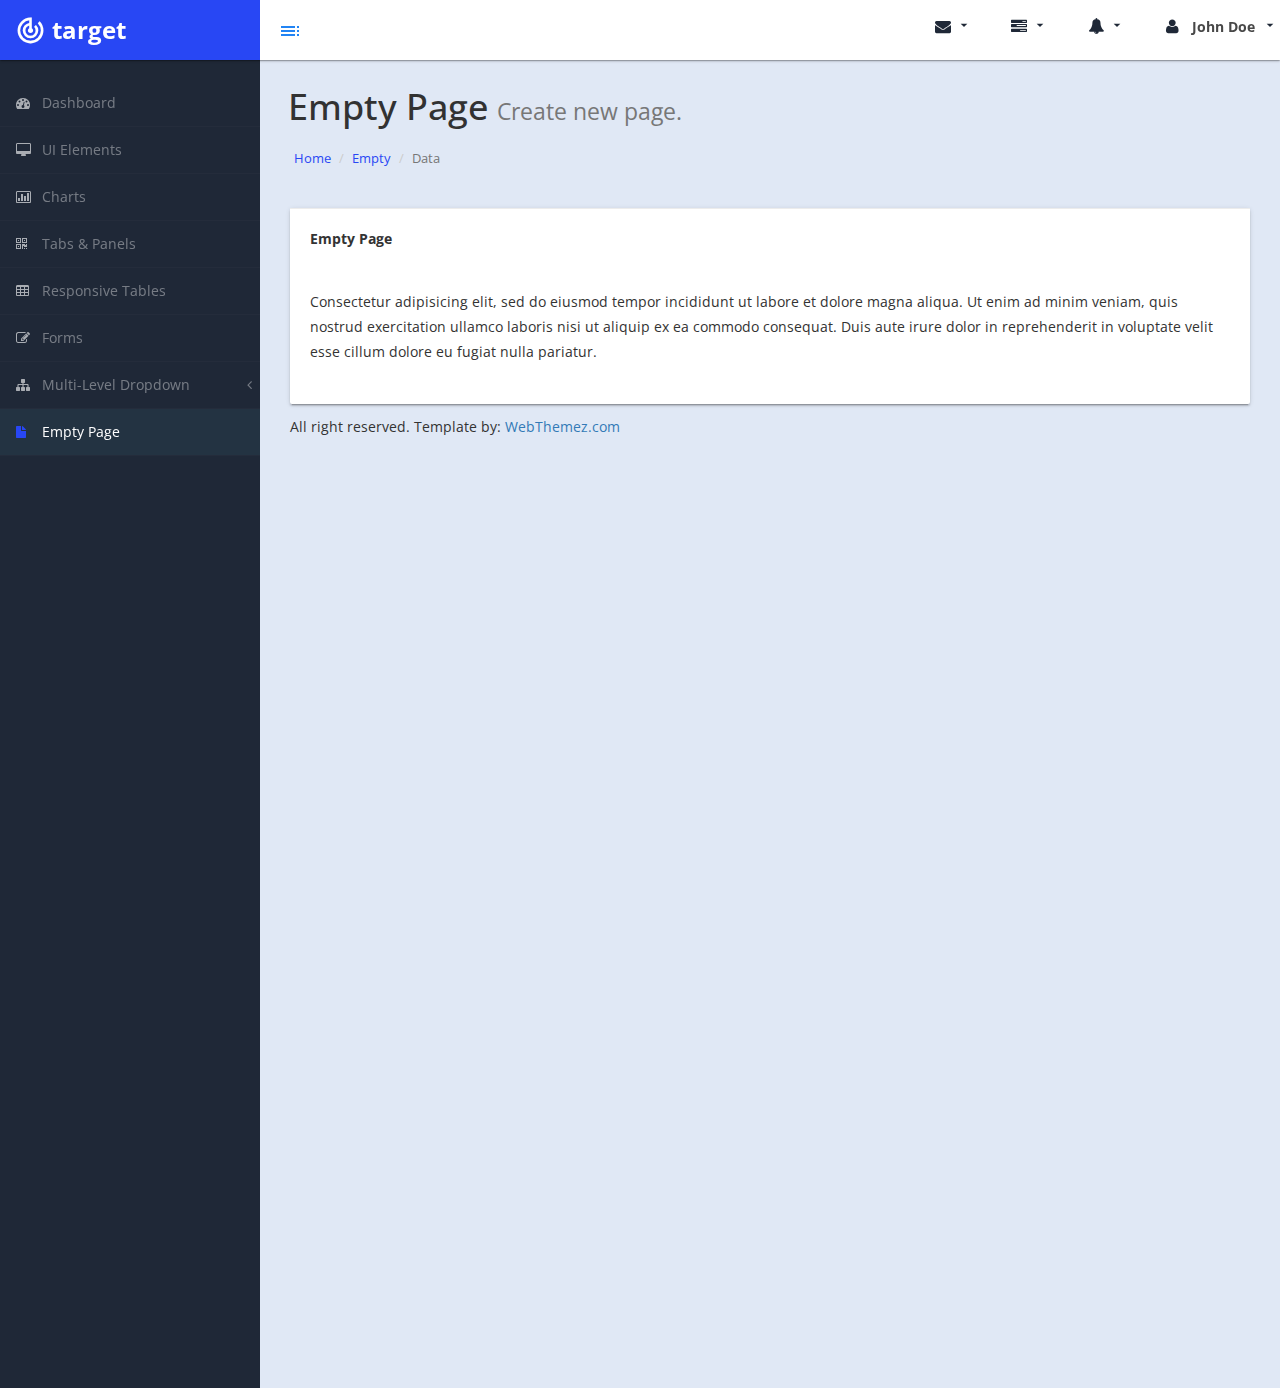
<file: empty.html>
﻿<!DOCTYPE html>
<html xmlns="http://www.w3.org/1999/xhtml">

<head>
    <meta charset="utf-8" />
    <meta name="viewport" content="width=device-width, initial-scale=1.0" />
    <title>Target Material Design Bootstrap Admin Template</title>
	
	<link href="https://fonts.googleapis.com/icon?family=Material+Icons" rel="stylesheet">
	<link rel="stylesheet" href="assets/materialize/css/materialize.min.css" media="screen,projection" />
    <!-- Bootstrap Styles-->
    <link href="assets/css/bootstrap.css" rel="stylesheet" />
    <!-- FontAwesome Styles-->
    <link href="assets/css/font-awesome.css" rel="stylesheet" />
    <!-- Morris Chart Styles-->
    <link href="assets/js/morris/morris-0.4.3.min.css" rel="stylesheet" />
    <!-- Custom Styles-->
    <link href="assets/css/custom-styles.css" rel="stylesheet" />
    <!-- Google Fonts-->
    <link href='http://fonts.googleapis.com/css?family=Open+Sans' rel='stylesheet' type='text/css' />
    <link rel="stylesheet" href="assets/js/Lightweight-Chart/cssCharts.css"> 
</head>
<body>
    <div id="wrapper">
        <nav class="navbar navbar-default top-navbar" role="navigation">
            <div class="navbar-header">
                <button type="button" class="navbar-toggle" data-toggle="collapse" data-target=".sidebar-collapse">
                    <span class="sr-only">Toggle navigation</span>
                    <span class="icon-bar"></span>
                    <span class="icon-bar"></span>
                    <span class="icon-bar"></span>
                </button>
                <a class="navbar-brand waves-effect waves-dark" href="index.html"><i class="large material-icons">track_changes</i> <strong>target</strong></a>
				
		<div id="sideNav" href=""><i class="material-icons dp48">toc</i></div>
            </div>

            <ul class="nav navbar-top-links navbar-right"> 
				<li><a class="dropdown-button waves-effect waves-dark" href="#!" data-activates="dropdown4"><i class="fa fa-envelope fa-fw"></i> <i class="material-icons right">arrow_drop_down</i></a></li>				
				<li><a class="dropdown-button waves-effect waves-dark" href="#!" data-activates="dropdown3"><i class="fa fa-tasks fa-fw"></i> <i class="material-icons right">arrow_drop_down</i></a></li>
				<li><a class="dropdown-button waves-effect waves-dark" href="#!" data-activates="dropdown2"><i class="fa fa-bell fa-fw"></i> <i class="material-icons right">arrow_drop_down</i></a></li>
				  <li><a class="dropdown-button waves-effect waves-dark" href="#!" data-activates="dropdown1"><i class="fa fa-user fa-fw"></i> <b>John Doe</b> <i class="material-icons right">arrow_drop_down</i></a></li>
            </ul>
        </nav>
		<!-- Dropdown Structure -->
<ul id="dropdown1" class="dropdown-content">
<li><a href="#"><i class="fa fa-user fa-fw"></i> My Profile</a>
</li>
<li><a href="#"><i class="fa fa-gear fa-fw"></i> Settings</a>
</li> 
<li><a href="#"><i class="fa fa-sign-out fa-fw"></i> Logout</a>
</li>
</ul>
<ul id="dropdown2" class="dropdown-content w250">
  <li>
                            <a href="#">
                                <div>
                                    <i class="fa fa-comment fa-fw"></i> New Comment
                                    <span class="pull-right text-muted small">4 min</span>
                                </div>
                            </a>
                        </li>
                        <li class="divider"></li>
                        <li>
                            <a href="#">
                                <div>
                                    <i class="fa fa-twitter fa-fw"></i> 3 New Followers
                                    <span class="pull-right text-muted small">12 min</span>
                                </div>
                            </a>
                        </li>
                        <li class="divider"></li>
                        <li>
                            <a href="#">
                                <div>
                                    <i class="fa fa-envelope fa-fw"></i> Message Sent
                                    <span class="pull-right text-muted small">4 min</span>
                                </div>
                            </a>
                        </li>
                        <li class="divider"></li>
                        <li>
                            <a href="#">
                                <div>
                                    <i class="fa fa-tasks fa-fw"></i> New Task
                                    <span class="pull-right text-muted small">4 min</span>
                                </div>
                            </a>
                        </li>
                        <li class="divider"></li>
                        <li>
                            <a href="#">
                                <div>
                                    <i class="fa fa-upload fa-fw"></i> Server Rebooted
                                    <span class="pull-right text-muted small">4 min</span>
                                </div>
                            </a>
                        </li>
                        <li class="divider"></li>
                        <li>
                            <a class="text-center" href="#">
                                <strong>See All Alerts</strong>
                                <i class="fa fa-angle-right"></i>
                            </a>
                        </li>
</ul>
<ul id="dropdown3" class="dropdown-content dropdown-tasks w250">
<li>
		<a href="#">
			<div>
				<p>
					<strong>Task 1</strong>
					<span class="pull-right text-muted">60% Complete</span>
				</p>
				<div class="progress progress-striped active">
					<div class="progress-bar progress-bar-success" role="progressbar" aria-valuenow="60" aria-valuemin="0" aria-valuemax="100" style="width: 60%">
						<span class="sr-only">60% Complete (success)</span>
					</div>
				</div>
			</div>
		</a>
	</li>
	<li class="divider"></li>
	<li>
		<a href="#">
			<div>
				<p>
					<strong>Task 2</strong>
					<span class="pull-right text-muted">28% Complete</span>
				</p>
				<div class="progress progress-striped active">
					<div class="progress-bar progress-bar-info" role="progressbar" aria-valuenow="28" aria-valuemin="0" aria-valuemax="100" style="width: 28%">
						<span class="sr-only">28% Complete</span>
					</div>
				</div>
			</div>
		</a>
	</li>
	<li class="divider"></li>
	<li>
		<a href="#">
			<div>
				<p>
					<strong>Task 3</strong>
					<span class="pull-right text-muted">60% Complete</span>
				</p>
				<div class="progress progress-striped active">
					<div class="progress-bar progress-bar-warning" role="progressbar" aria-valuenow="60" aria-valuemin="0" aria-valuemax="100" style="width: 60%">
						<span class="sr-only">60% Complete (warning)</span>
					</div>
				</div>
			</div>
		</a>
	</li>
	<li class="divider"></li>
	<li>
		<a href="#">
			<div>
				<p>
					<strong>Task 4</strong>
					<span class="pull-right text-muted">85% Complete</span>
				</p>
				<div class="progress progress-striped active">
					<div class="progress-bar progress-bar-danger" role="progressbar" aria-valuenow="85" aria-valuemin="0" aria-valuemax="100" style="width: 85%">
						<span class="sr-only">85% Complete (danger)</span>
					</div>
				</div>
			</div>
		</a>
	</li>
	<li class="divider"></li>
	<li>
</ul>   
<ul id="dropdown4" class="dropdown-content dropdown-tasks w250 taskList">
  <li>
                                <div>
                                    <strong>John Doe</strong>
                                    <span class="pull-right text-muted">
                                        <em>Today</em>
                                    </span>
                                </div>
                                <p>Lorem Ipsum has been the industry's standard dummy text ever since the 1500s...</p>
                            </a>
                        </li>
                        <li class="divider"></li>
                        <li>
                                <div>
                                    <strong>John Smith</strong>
                                    <span class="pull-right text-muted">
                                        <em>Yesterday</em>
                                    </span>
                                </div>
                                <p>Lorem Ipsum has been the industry's standard dummy text ever since an kwilnw...</p>
                            </a>
                        </li>
                        <li class="divider"></li>
                        <li>
                            <a href="#">
                                <div>
                                    <strong>John Smith</strong>
                                    <span class="pull-right text-muted">
                                        <em>Yesterday</em>
                                    </span>
                                </div>
                                <p>Lorem Ipsum has been the industry's standard dummy text ever since the...</p>
                            </a>
                        </li>
                        <li class="divider"></li>
                        <li>
                            <a class="text-center" href="#">
                                <strong>Read All Messages</strong>
                                <i class="fa fa-angle-right"></i>
                            </a>
                        </li>
</ul>  
	   <!--/. NAV TOP  -->
        <nav class="navbar-default navbar-side" role="navigation">
            <div class="sidebar-collapse">
                <ul class="nav" id="main-menu">

                    <li>
                        <a href="index.html" class="waves-effect waves-dark"><i class="fa fa-dashboard"></i> Dashboard</a>
                    </li>
                    <li>
                        <a href="ui-elements.html" class="waves-effect waves-dark"><i class="fa fa-desktop"></i> UI Elements</a>
                    </li>
					<li>
                        <a href="chart.html" class="waves-effect waves-dark"><i class="fa fa-bar-chart-o"></i> Charts</a>
                    </li>
                    <li>
                        <a href="tab-panel.html" class="waves-effect waves-dark"><i class="fa fa-qrcode"></i> Tabs & Panels</a>
                    </li>
                    
                    <li>
                        <a href="table.html" class="waves-effect waves-dark"><i class="fa fa-table"></i> Responsive Tables</a>
                    </li>
                    <li>
                        <a href="form.html" class="waves-effect waves-dark"><i class="fa fa-edit"></i> Forms </a>
                    </li>


                    <li>
                        <a href="#" class="waves-effect waves-dark"><i class="fa fa-sitemap"></i> Multi-Level Dropdown<span class="fa arrow"></span></a>
                        <ul class="nav nav-second-level">
                            <li>
                                <a href="#">Second Level Link</a>
                            </li>
                            <li>
                                <a href="#">Second Level Link</a>
                            </li>
                            <li>
                                <a href="#">Second Level Link<span class="fa arrow"></span></a>
                                <ul class="nav nav-third-level">
                                    <li>
                                        <a href="#">Third Level Link</a>
                                    </li>
                                    <li>
                                        <a href="#">Third Level Link</a>
                                    </li>
                                    <li>
                                        <a href="#">Third Level Link</a>
                                    </li>

                                </ul>

                            </li>
                        </ul>
                    </li>
                    <li>
                        <a class="active-menu waves-effect waves-dark" href="empty.html"><i class="fa fa-fw fa-file"></i> Empty Page</a>
                    </li>
                </ul>

            </div>

        </nav>
        <!-- /. NAV SIDE  -->
        <div id="page-wrapper">
		  <div class="header"> 
                        <h1 class="page-header">
                            Empty Page <small>Create new page.</small>
                        </h1>
						<ol class="breadcrumb">
					  <li><a href="#">Home</a></li>
					  <li><a href="#">Empty</a></li>
					  <li class="active">Data</li>
					</ol> 
									
		</div>
            <div id="page-inner"> 
			
			  <div class="row">
                    
                    <div class="col-md-12">
                    <div class="card">
                        <div class="card-action">
                         Empty Page
                        </div>        
                         <div class="card-content"> 
						 <p>Consectetur adipisicing elit, sed do eiusmod tempor incididunt ut labore et dolore magna aliqua. Ut enim ad minim veniam, quis nostrud exercitation ullamco laboris nisi ut aliquip ex ea commodo consequat. Duis aute irure dolor in reprehenderit in voluptate velit esse cillum dolore eu fugiat nulla pariatur.</p>
                           <div class="clearBoth"><br/></div>
						    
						 </div>
						 </div>
									
				 <footer><p>All right reserved. Template by: <a href="https://webthemez.com/admin-template/">WebThemez.com</a></p></footer>
				</div>
             <!-- /. PAGE INNER  -->
            </div>
         <!-- /. PAGE WRAPPER  -->
        </div>
     <!-- /. WRAPPER  -->
    <!-- JS Scripts-->
    <!-- jQuery Js -->
    <script src="assets/js/jquery-1.10.2.js"></script>
	
	<!-- Bootstrap Js -->
    <script src="assets/js/bootstrap.min.js"></script>
	
	<script src="assets/materialize/js/materialize.min.js"></script>
	
    <!-- Metis Menu Js -->
		<script src="assets/js/jquery.metisMenu.js"></script> 
    <!-- Custom Js -->
    <script src="assets/js/custom-scripts.js"></script> 
	
 

</body>

</html>
</file>
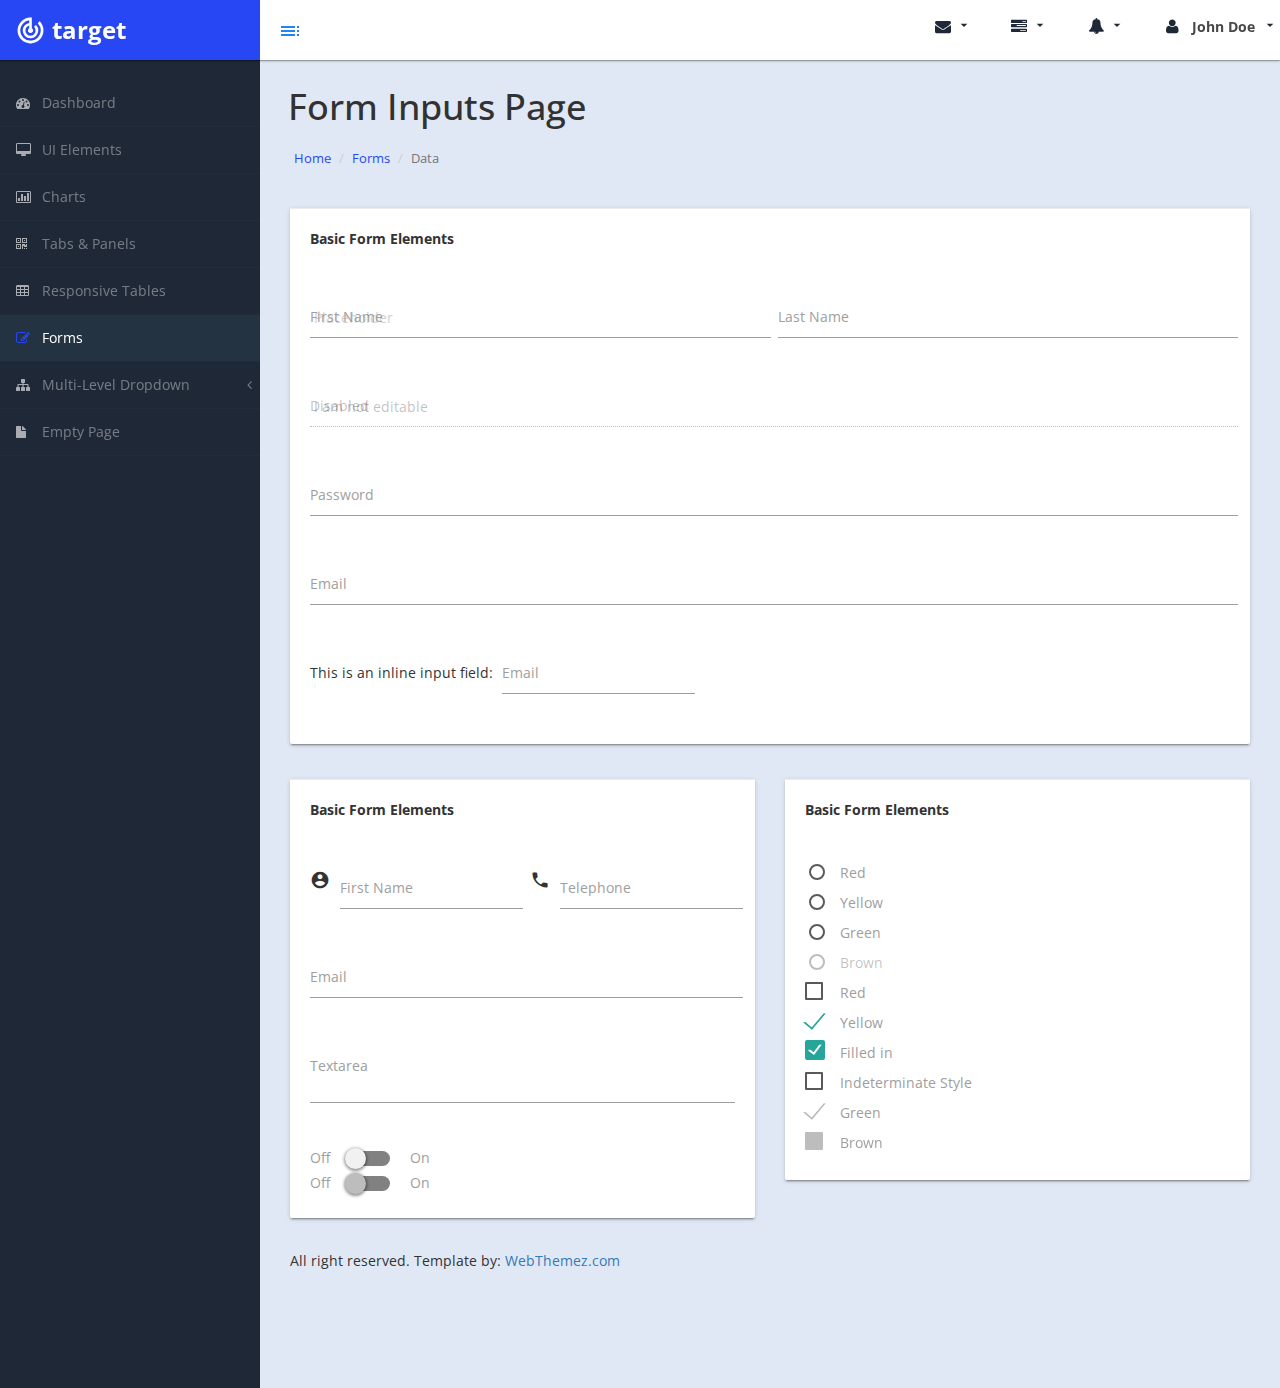
<file: form.html>
﻿<!DOCTYPE html>
<html xmlns="http://www.w3.org/1999/xhtml">

<head>
    <meta charset="utf-8" />
    <meta name="viewport" content="width=device-width, initial-scale=1.0" />
    <title>Target Material Design Bootstrap Admin Template</title>
	
	<link href="https://fonts.googleapis.com/icon?family=Material+Icons" rel="stylesheet">
	<link rel="stylesheet" href="assets/materialize/css/materialize.min.css" media="screen,projection" />
    <!-- Bootstrap Styles-->
    <link href="assets/css/bootstrap.css" rel="stylesheet" />
    <!-- FontAwesome Styles-->
    <link href="assets/css/font-awesome.css" rel="stylesheet" />
    <!-- Morris Chart Styles-->
    <link href="assets/js/morris/morris-0.4.3.min.css" rel="stylesheet" />
    <!-- Custom Styles-->
    <link href="assets/css/custom-styles.css" rel="stylesheet" />
    <!-- Google Fonts-->
    <link href='http://fonts.googleapis.com/css?family=Open+Sans' rel='stylesheet' type='text/css' />
    <link rel="stylesheet" href="assets/js/Lightweight-Chart/cssCharts.css"> 
</head>
<body>
    <div id="wrapper">
        <nav class="navbar navbar-default top-navbar" role="navigation">
            <div class="navbar-header">
                <button type="button" class="navbar-toggle" data-toggle="collapse" data-target=".sidebar-collapse">
                    <span class="sr-only">Toggle navigation</span>
                    <span class="icon-bar"></span>
                    <span class="icon-bar"></span>
                    <span class="icon-bar"></span>
                </button>
                <a class="navbar-brand waves-effect waves-dark" href="index.html"><i class="large material-icons">track_changes</i> <strong>target</strong></a>
				
		<div id="sideNav" href=""><i class="material-icons dp48">toc</i></div>
            </div>

            <ul class="nav navbar-top-links navbar-right"> 
				<li><a class="dropdown-button waves-effect waves-dark" href="#!" data-activates="dropdown4"><i class="fa fa-envelope fa-fw"></i> <i class="material-icons right">arrow_drop_down</i></a></li>				
				<li><a class="dropdown-button waves-effect waves-dark" href="#!" data-activates="dropdown3"><i class="fa fa-tasks fa-fw"></i> <i class="material-icons right">arrow_drop_down</i></a></li>
				<li><a class="dropdown-button waves-effect waves-dark" href="#!" data-activates="dropdown2"><i class="fa fa-bell fa-fw"></i> <i class="material-icons right">arrow_drop_down</i></a></li>
				  <li><a class="dropdown-button waves-effect waves-dark" href="#!" data-activates="dropdown1"><i class="fa fa-user fa-fw"></i> <b>John Doe</b> <i class="material-icons right">arrow_drop_down</i></a></li>
            </ul>
        </nav>
		<!-- Dropdown Structure -->
<ul id="dropdown1" class="dropdown-content">
<li><a href="#"><i class="fa fa-user fa-fw"></i> My Profile</a>
</li>
<li><a href="#"><i class="fa fa-gear fa-fw"></i> Settings</a>
</li> 
<li><a href="#"><i class="fa fa-sign-out fa-fw"></i> Logout</a>
</li>
</ul>
<ul id="dropdown2" class="dropdown-content w250">
  <li>
                            <a href="#">
                                <div>
                                    <i class="fa fa-comment fa-fw"></i> New Comment
                                    <span class="pull-right text-muted small">4 min</span>
                                </div>
                            </a>
                        </li>
                        <li class="divider"></li>
                        <li>
                            <a href="#">
                                <div>
                                    <i class="fa fa-twitter fa-fw"></i> 3 New Followers
                                    <span class="pull-right text-muted small">12 min</span>
                                </div>
                            </a>
                        </li>
                        <li class="divider"></li>
                        <li>
                            <a href="#">
                                <div>
                                    <i class="fa fa-envelope fa-fw"></i> Message Sent
                                    <span class="pull-right text-muted small">4 min</span>
                                </div>
                            </a>
                        </li>
                        <li class="divider"></li>
                        <li>
                            <a href="#">
                                <div>
                                    <i class="fa fa-tasks fa-fw"></i> New Task
                                    <span class="pull-right text-muted small">4 min</span>
                                </div>
                            </a>
                        </li>
                        <li class="divider"></li>
                        <li>
                            <a href="#">
                                <div>
                                    <i class="fa fa-upload fa-fw"></i> Server Rebooted
                                    <span class="pull-right text-muted small">4 min</span>
                                </div>
                            </a>
                        </li>
                        <li class="divider"></li>
                        <li>
                            <a class="text-center" href="#">
                                <strong>See All Alerts</strong>
                                <i class="fa fa-angle-right"></i>
                            </a>
                        </li>
</ul>
<ul id="dropdown3" class="dropdown-content dropdown-tasks w250">
<li>
		<a href="#">
			<div>
				<p>
					<strong>Task 1</strong>
					<span class="pull-right text-muted">60% Complete</span>
				</p>
				<div class="progress progress-striped active">
					<div class="progress-bar progress-bar-success" role="progressbar" aria-valuenow="60" aria-valuemin="0" aria-valuemax="100" style="width: 60%">
						<span class="sr-only">60% Complete (success)</span>
					</div>
				</div>
			</div>
		</a>
	</li>
	<li class="divider"></li>
	<li>
		<a href="#">
			<div>
				<p>
					<strong>Task 2</strong>
					<span class="pull-right text-muted">28% Complete</span>
				</p>
				<div class="progress progress-striped active">
					<div class="progress-bar progress-bar-info" role="progressbar" aria-valuenow="28" aria-valuemin="0" aria-valuemax="100" style="width: 28%">
						<span class="sr-only">28% Complete</span>
					</div>
				</div>
			</div>
		</a>
	</li>
	<li class="divider"></li>
	<li>
		<a href="#">
			<div>
				<p>
					<strong>Task 3</strong>
					<span class="pull-right text-muted">60% Complete</span>
				</p>
				<div class="progress progress-striped active">
					<div class="progress-bar progress-bar-warning" role="progressbar" aria-valuenow="60" aria-valuemin="0" aria-valuemax="100" style="width: 60%">
						<span class="sr-only">60% Complete (warning)</span>
					</div>
				</div>
			</div>
		</a>
	</li>
	<li class="divider"></li>
	<li>
		<a href="#">
			<div>
				<p>
					<strong>Task 4</strong>
					<span class="pull-right text-muted">85% Complete</span>
				</p>
				<div class="progress progress-striped active">
					<div class="progress-bar progress-bar-danger" role="progressbar" aria-valuenow="85" aria-valuemin="0" aria-valuemax="100" style="width: 85%">
						<span class="sr-only">85% Complete (danger)</span>
					</div>
				</div>
			</div>
		</a>
	</li>
	<li class="divider"></li>
	<li>
</ul>   
<ul id="dropdown4" class="dropdown-content dropdown-tasks w250 taskList">
  <li>
                                <div>
                                    <strong>John Doe</strong>
                                    <span class="pull-right text-muted">
                                        <em>Today</em>
                                    </span>
                                </div>
                                <p>Lorem Ipsum has been the industry's standard dummy text ever since the 1500s...</p>
                            </a>
                        </li>
                        <li class="divider"></li>
                        <li>
                                <div>
                                    <strong>John Smith</strong>
                                    <span class="pull-right text-muted">
                                        <em>Yesterday</em>
                                    </span>
                                </div>
                                <p>Lorem Ipsum has been the industry's standard dummy text ever since an kwilnw...</p>
                            </a>
                        </li>
                        <li class="divider"></li>
                        <li>
                            <a href="#">
                                <div>
                                    <strong>John Smith</strong>
                                    <span class="pull-right text-muted">
                                        <em>Yesterday</em>
                                    </span>
                                </div>
                                <p>Lorem Ipsum has been the industry's standard dummy text ever since the...</p>
                            </a>
                        </li>
                        <li class="divider"></li>
                        <li>
                            <a class="text-center" href="#">
                                <strong>Read All Messages</strong>
                                <i class="fa fa-angle-right"></i>
                            </a>
                        </li>
</ul>  
	   <!--/. NAV TOP  -->
        <!--/. NAV TOP  -->
        <nav class="navbar-default navbar-side" role="navigation">
            <div class="sidebar-collapse">
                <ul class="nav" id="main-menu">

                    <li>
                        <a href="index.html" class="waves-effect waves-dark"><i class="fa fa-dashboard"></i> Dashboard</a>
                    </li>
                    <li>
                        <a href="ui-elements.html" class="waves-effect waves-dark"><i class="fa fa-desktop"></i> UI Elements</a>
                    </li>
					<li>
                        <a href="chart.html" class="waves-effect waves-dark"><i class="fa fa-bar-chart-o"></i> Charts</a>
                    </li>
                    <li>
                        <a href="tab-panel.html" class="waves-effect waves-dark"><i class="fa fa-qrcode"></i> Tabs & Panels</a>
                    </li>
                    
                    <li>
                        <a href="table.html" class="waves-effect waves-dark"><i class="fa fa-table"></i> Responsive Tables</a>
                    </li>
                    <li>
                        <a href="form.html" class="active-menu waves-effect waves-dark"><i class="fa fa-edit"></i> Forms </a>
                    </li>


                    <li>
                        <a href="#" class="waves-effect waves-dark"><i class="fa fa-sitemap"></i> Multi-Level Dropdown<span class="fa arrow"></span></a>
                        <ul class="nav nav-second-level">
                            <li>
                                <a href="#">Second Level Link</a>
                            </li>
                            <li>
                                <a href="#">Second Level Link</a>
                            </li>
                            <li>
                                <a href="#" class="waves-effect waves-dark">Second Level Link<span class="fa arrow"></span></a>
                                <ul class="nav nav-third-level">
                                    <li>
                                        <a href="#">Third Level Link</a>
                                    </li>
                                    <li>
                                        <a href="#">Third Level Link</a>
                                    </li>
                                    <li>
                                        <a href="#">Third Level Link</a>
                                    </li>

                                </ul>

                            </li>
                        </ul>
                    </li>
                    <li>
                        <a href="empty.html" class="waves-effect waves-dark"><i class="fa fa-fw fa-file"></i> Empty Page</a>
                    </li>
                </ul>

            </div>

        </nav>
        <!-- /. NAV SIDE  -->
        <div id="page-wrapper" >
		  <div class="header"> 
                        <h1 class="page-header">
                             Form Inputs Page
                        </h1>
						<ol class="breadcrumb">
					  <li><a href="#">Home</a></li>
					  <li><a href="#">Forms</a></li>
					  <li class="active">Data</li>
					</ol> 
									
		</div>
		
            <div id="page-inner"> 
			 <div class="row">
			 <div class="col-lg-12">
			 <div class="card">
                        <div class="card-action">
                            Basic Form Elements
                        </div>
                        <div class="card-content">
    <form class="col s12">
      <div class="row">
        <div class="input-field col s6">
          <input placeholder="Placeholder" id="first_name" type="text" class="validate">
          <label for="first_name">First Name</label>
        </div>
        <div class="input-field col s6">
          <input id="last_name" type="text" class="validate">
          <label for="last_name">Last Name</label>
        </div>
      </div>
      <div class="row">
        <div class="input-field col s12">
          <input disabled value="I am not editable" id="disabled" type="text" class="validate">
          <label for="disabled">Disabled</label>
        </div>
      </div>
      <div class="row">
        <div class="input-field col s12">
          <input id="password" type="password" class="validate">
          <label for="password">Password</label>
        </div>
      </div>
      <div class="row">
        <div class="input-field col s12">
          <input id="email" type="email" class="validate">
          <label for="email">Email</label>
        </div>
      </div>
      <div class="row">
        <div class="col s12">
          This is an inline input field:
          <div class="input-field inline">
            <input id="email" type="email" class="validate">
            <label for="email" data-error="wrong" data-success="right">Email</label>
          </div>
        </div>
      </div>
    </form>
	<div class="clearBoth"></div>
  </div>
    </div>
 </div>	
	 </div>		
              <div class="row">
                <div class="col-lg-6">
                    <div class="card">
                        <div class="card-action">
                            Basic Form Elements
                        </div>
                        <div class="card-content">
                         	<form class="col s12">
								  <div class="row">
									<div class="input-field col s6">
									  <i class="material-icons prefix">account_circle</i>
									  <input id="icon_prefix" type="text" class="validate">
									  <label for="icon_prefix">First Name</label>
									</div>
									<div class="input-field col s6">
									  <i class="material-icons prefix">phone</i>
									  <input id="icon_telephone" type="tel" class="validate">
									  <label for="icon_telephone">Telephone</label>
									</div>
								  </div>
								</form>
								
								<form class="col s12">
								  <div class="row">
									<div class="input-field col s12">
									  <input id="email" type="email" class="validate">
									  <label for="email" data-error="wrong" data-success="right">Email</label>
									</div>
								  </div>
								</form>
								
								  <form class="col s12">
							  <div class="row">
								<div class="input-field col s12">
								  <textarea id="textarea1" class="materialize-textarea"></textarea>
								  <label for="textarea1">Textarea</label>
								</div>
							  </div>
							</form>
							  </form>
 
   <!-- Switch -->
  <div class="switch">
    <label>
      Off
      <input type="checkbox">
      <span class="lever"></span>
      On
    </label>
  </div>

  <!-- Disabled Switch -->
  <div class="switch">
    <label>
      Off
      <input disabled type="checkbox">
      <span class="lever"></span>
      On
    </label>
  </div>
							<div class="clearBoth"></div>
							</div>
							</div>
							</div>
							 <div class="col-lg-6">
                    <div class="card">
                        <div class="card-action">
                            Basic Form Elements
                        </div>
                        <div class="card-content">
						
								  <form action="#">
    <p>
      <input name="group1" type="radio" id="test1" />
      <label for="test1">Red</label>
    </p>
    <p>
      <input name="group1" type="radio" id="test2" />
      <label for="test2">Yellow</label>
    </p>
    <p>
      <input class="with-gap" name="group1" type="radio" id="test3"  />
      <label for="test3">Green</label>
    </p>
      <p>
        <input name="group1" type="radio" id="test4" disabled="disabled" />
        <label for="test4">Brown</label>
    </p>
  </form>
         <form action="#">
    <p>
      <input type="checkbox" id="test5" />
      <label for="test5">Red</label>
    </p>
    <p>
      <input type="checkbox" id="test6" checked="checked" />
      <label for="test6">Yellow</label>
    </p>
    <p>
      <input type="checkbox" class="filled-in" id="filled-in-box" checked="checked" />
      <label for="filled-in-box">Filled in</label>
    </p>
    <p>
      <input type="checkbox" id="indeterminate-checkbox" />
      <label for="indeterminate-checkbox">Indeterminate Style</label>
    </p>
    <p>
      <input type="checkbox" id="test7" checked="checked" disabled="disabled" />
      <label for="test7">Green</label>
    </p>
      <p>
        <input type="checkbox" id="test8" disabled="disabled" />
        <label for="test8">Brown</label>
    </p>

        
                                </div>
                               
                            </div>
                            <!-- /.row (nested) -->
                        </div>
                        <!-- /.panel-body -->
                    </div> 
                <!-- /.col-lg-12 --> 
			<footer><p>All right reserved. Template by: <a href="https://webthemez.com/admin-template/">WebThemez.com</a></p></footer>
			</div>
             <!-- /. PAGE INNER  -->
            </div>
         <!-- /. PAGE WRAPPER  -->
        </div>
     <!-- /. WRAPPER  -->
    <!-- JS Scripts-->
    <!-- jQuery Js -->
    <script src="assets/js/jquery-1.10.2.js"></script>
	
	<!-- Bootstrap Js -->
    <script src="assets/js/bootstrap.min.js"></script>
	
	<script src="assets/materialize/js/materialize.min.js"></script>
	
    <!-- Metis Menu Js -->
    <script src="assets/js/jquery.metisMenu.js"></script>
    <!-- Morris Chart Js -->
    <script src="assets/js/morris/raphael-2.1.0.min.js"></script>
    <script src="assets/js/morris/morris.js"></script>
	
	
	<script src="assets/js/easypiechart.js"></script>
	<script src="assets/js/easypiechart-data.js"></script>
	
	 <script src="assets/js/Lightweight-Chart/jquery.chart.js"></script>
	
    <!-- Custom Js -->
    <script src="assets/js/custom-scripts.js"></script> 
 

</body>

</html>
</file>
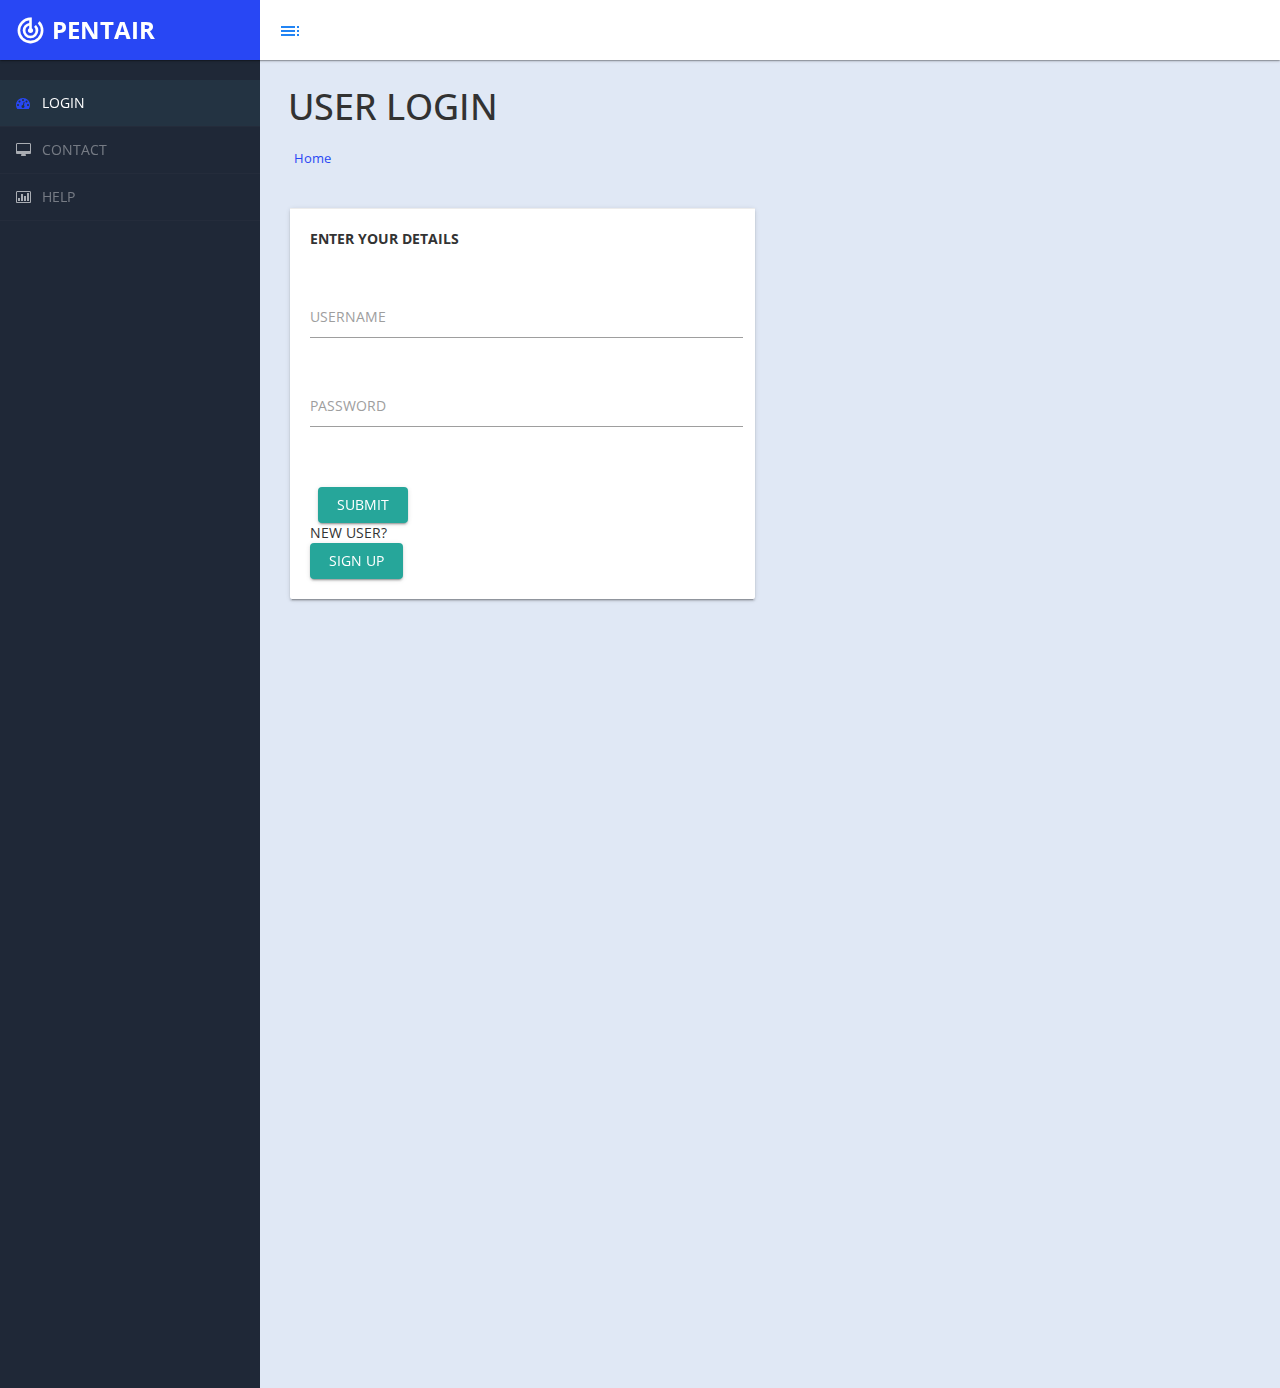
<file: login.html>
<!DOCTYPE html>
<html xmlns="http://www.w3.org/1999/xhtml">


<head>
    <meta charset="utf-8" />
    <meta name="viewport" content="width=device-width, initial-scale=1.0" />
    <title>LOGIN PENTAIR</title>

    <link href="https://fonts.googleapis.com/icon?family=Material+Icons" rel="stylesheet">
    <link rel="stylesheet" href="assets/materialize/css/materialize.min.css" media="screen,projection" />
    <!-- Bootstrap Styles-->
    <link href="assets/css/bootstrap.css" rel="stylesheet" />
    <!-- FontAwesome Styles-->
    <link href="assets/css/font-awesome.css" rel="stylesheet" />
    <!-- Morris Chart Styles-->
    <link href="assets/js/morris/morris-0.4.3.min.css" rel="stylesheet" />
    <!-- Custom Styles-->
    <link href="assets/css/custom-styles.css" rel="stylesheet" />
    <!-- Google Fonts-->
    <link href='http://fonts.googleapis.com/css?family=Open+Sans' rel='stylesheet' type='text/css' />
    <link rel="stylesheet" href="assets/js/Lightweight-Chart/cssCharts.css">


</head>
<body>
<div id="wrapper">
    <nav class="navbar navbar-default top-navbar" role="navigation">
        <div class="navbar-header">
            <button type="button" class="navbar-toggle" data-toggle="collapse" data-target=".sidebar-collapse">
                <span class="sr-only">Toggle navigation</span>
                <span class="icon-bar"></span>
                <span class="icon-bar"></span>
                <span class="icon-bar"></span>
            </button>
            <a class="navbar-brand waves-effect waves-dark" href="index.html"><i class="large material-icons">track_changes</i> <strong>PENTAIR</strong></a>

            <div id="sideNav" href=""><i class="material-icons dp48">toc</i></div>
        </div>


    </nav>
    <!-- Dropdown Structure -->

    <!--/. NAV TOP  -->
    <!--/. NAV TOP  -->
    <nav class="navbar-default navbar-side" role="navigation">
        <div class="sidebar-collapse">
            <ul class="nav" id="main-menu">

                <li>
                    <a href="index.html" class="active-menu waves-effect waves-dark"><i class="fa fa-dashboard"></i> LOGIN</a>
                </li>
                <li>
                    <a href="ui-elements.html" class="waves-effect waves-dark"><i class="fa fa-desktop"></i> CONTACT</a>
                </li>
                <li>
                    <a href="chart.html" class="waves-effect waves-dark"><i class="fa fa-bar-chart-o"></i> HELP</a>
                </li>

            </ul>

        </div>

    </nav>
    <!-- /. NAV SIDE  -->
    <div id="page-wrapper" >
        <div class="header">
            <h1 class="page-header">
                USER LOGIN
            </h1>
            <ol class="breadcrumb">
                <li><a href="#">Home</a></li>
            </ol>

        </div>

        <div id="page-inner">

            <div class="row">
                <div class="col-lg-6">
                    <div class="card">
                        <div class="card-action">
ENTER YOUR DETAILS
                        </div>
                        <div class="card-content"  >
                            <form class="col s12" action="index.html" autocomplete="on" id="login" >
                                <div class="row">
                                    <div class="input-field col s12">
                                        <input id="username_input" type="text" class="validate">
                                        <label >USERNAME</label>
                                    </div>
                                </div>
                                <div class="row">
                                    <div class="input-field col s12">
                                        <input type="password" id="password_input" class="materialize-textarea" autocomplete="off">
                                        <label >PASSWORD</label>
                                    </div>
                                </div>
                                <br>

                        <input  type="submit" class="waves-effect waves-light btn">
                            </form>

                        <br><br>
NEW USER?
                            <br>
                            <form action="signup.html">
                                <input class="waves-effect waves-light btn" type="submit" value="Sign Up" />
                            </form>
                            <div class="clearBoth"></div>
                        </div>
                    </div>
                </div>


                    <div class="col-lg-6">
                    <div class="card">


                    </div>
                    <!-- /.row (nested) -->
                </div>
                <!-- /.panel-body -->
            </div>
            <!-- /.col-lg-12 -->

        </div>
        <!-- /. PAGE INNER  -->
    </div>
    <!-- /. PAGE WRAPPER  -->
</div>
<!-- /. WRAPPER  -->
<!-- JS Scripts-->
<!-- jQuery Js -->
<script src="assets/js/jquery-1.10.2.js"></script>

<!-- Bootstrap Js -->
<script src="assets/js/bootstrap.min.js"></script>

<script src="assets/materialize/js/materialize.min.js"></script>

<!-- Metis Menu Js -->
<script src="assets/js/jquery.metisMenu.js"></script>
<!-- Morris Chart Js -->
<script src="assets/js/morris/raphael-2.1.0.min.js"></script>
<script src="assets/js/morris/morris.js"></script>


<script src="assets/js/easypiechart.js"></script>
<script src="assets/js/easypiechart-data.js"></script>

<script src="assets/js/Lightweight-Chart/jquery.chart.js"></script>

<!-- Custom Js -->
<script src="assets/js/custom-scripts.js"></script>



<!-- AWS SCRIPT -->


<script src="assets/js/aws-sdk-2.38.0.js"></script>
<script src="https://sdk.amazonaws.com/js/aws-sdk-2.5.0.min.js"></script>
<script src="assets/js/jsbn.js"></script>
<script src="assets/js/jsbn2.js"></script>
<script src="assets/js/aws-cognito-sdk.min.js"></script>
<script src="assets/js/amazon-cognito-identity.min.js"></script>
<script src="assets/js/sjcl.js"></script>

<script src="https://ajax.googleapis.com/ajax/libs/jquery/3.1.0/jquery.min.js"></script>
<link href='https://fonts.googleapis.com/css?family=Open+Sans:400,700' rel='stylesheet' type='text/css'>


</body>


<script src="assets/js/config.js"></script>
<script src="assets/js/main.js"></script>


</html>
</file>
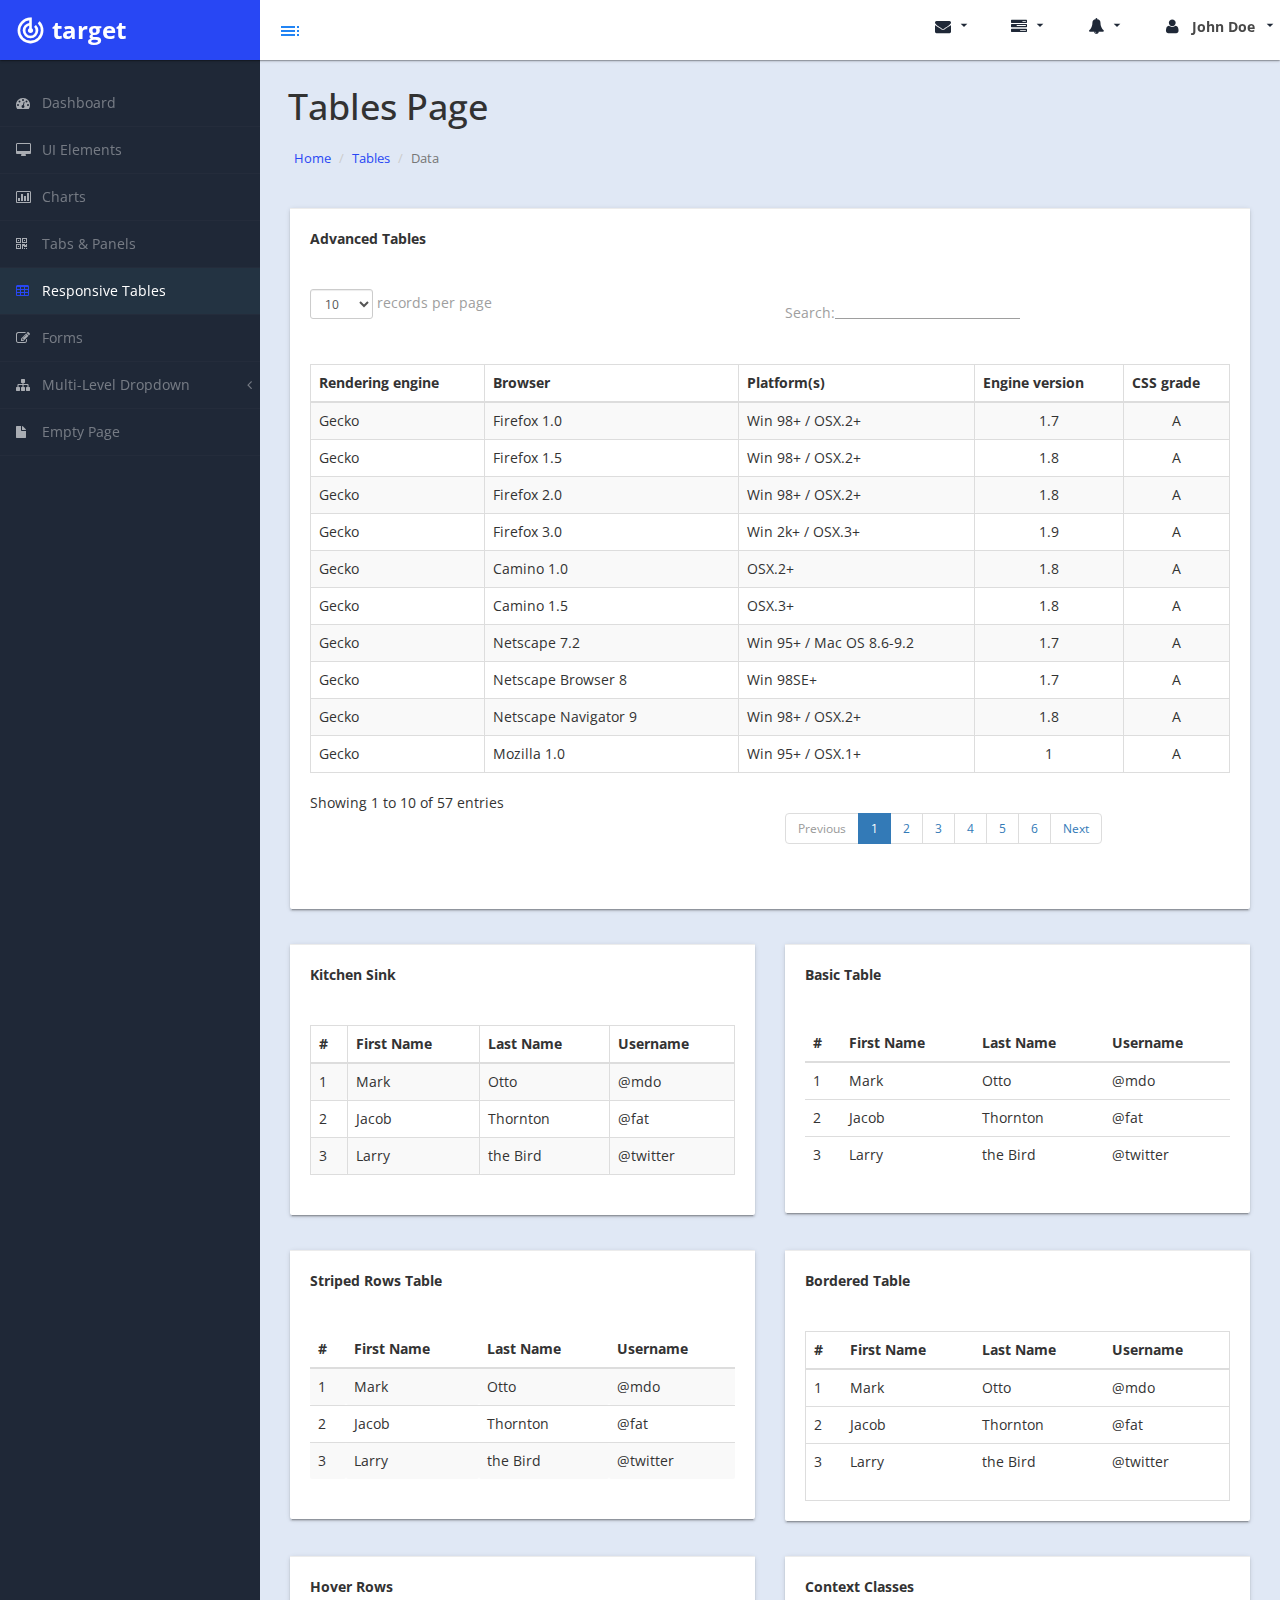
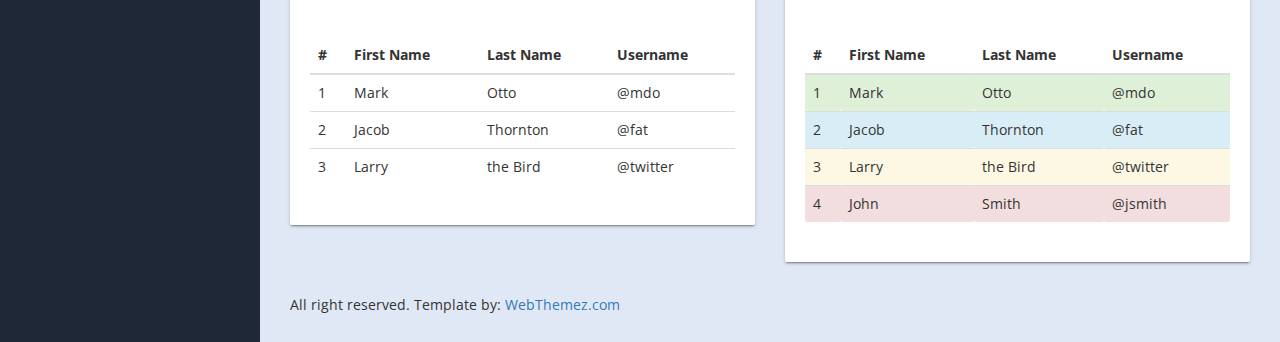
<file: table.html>
﻿<!DOCTYPE html>
<html xmlns="http://www.w3.org/1999/xhtml">

<head>
    <meta charset="utf-8" />
    <meta name="viewport" content="width=device-width, initial-scale=1.0" />
    <title>Track Material Design Bootstrap Admin Template</title>
	
	<link href="https://fonts.googleapis.com/icon?family=Material+Icons" rel="stylesheet">
	<link rel="stylesheet" href="assets/materialize/css/materialize.min.css" media="screen,projection" />
    <!-- Bootstrap Styles-->
    <link href="assets/css/bootstrap.css" rel="stylesheet" />
    <!-- FontAwesome Styles-->
    <link href="assets/css/font-awesome.css" rel="stylesheet" />
    <!-- Morris Chart Styles-->
    <link href="assets/js/morris/morris-0.4.3.min.css" rel="stylesheet" />
    <!-- Custom Styles-->
    <link href="assets/css/custom-styles.css" rel="stylesheet" />
    <!-- Google Fonts-->
    <link href='http://fonts.googleapis.com/css?family=Open+Sans' rel='stylesheet' type='text/css' />
    <link rel="stylesheet" href="assets/js/Lightweight-Chart/cssCharts.css"> 
</head>
<body>
    <div id="wrapper">
        <nav class="navbar navbar-default top-navbar" role="navigation">
            <div class="navbar-header">
                <button type="button" class="navbar-toggle" data-toggle="collapse" data-target=".sidebar-collapse">
                    <span class="sr-only">Toggle navigation</span>
                    <span class="icon-bar"></span>
                    <span class="icon-bar"></span>
                    <span class="icon-bar"></span>
                </button>
                <a class="navbar-brand waves-effect waves-dark" href="index.html"><i class="large material-icons">track_changes</i> <strong>target</strong></a>
				
		<div id="sideNav" href=""><i class="material-icons dp48">toc</i></div>
            </div>

            <ul class="nav navbar-top-links navbar-right"> 
				<li><a class="dropdown-button waves-effect waves-dark" href="#!" data-activates="dropdown4"><i class="fa fa-envelope fa-fw"></i> <i class="material-icons right">arrow_drop_down</i></a></li>				
				<li><a class="dropdown-button waves-effect waves-dark" href="#!" data-activates="dropdown3"><i class="fa fa-tasks fa-fw"></i> <i class="material-icons right">arrow_drop_down</i></a></li>
				<li><a class="dropdown-button waves-effect waves-dark" href="#!" data-activates="dropdown2"><i class="fa fa-bell fa-fw"></i> <i class="material-icons right">arrow_drop_down</i></a></li>
				  <li><a class="dropdown-button waves-effect waves-dark" href="#!" data-activates="dropdown1"><i class="fa fa-user fa-fw"></i> <b>John Doe</b> <i class="material-icons right">arrow_drop_down</i></a></li>
            </ul>
        </nav>
		<!-- Dropdown Structure -->
<ul id="dropdown1" class="dropdown-content">
<li><a href="#"><i class="fa fa-user fa-fw"></i> My Profile</a>
</li>
<li><a href="#"><i class="fa fa-gear fa-fw"></i> Settings</a>
</li> 
<li><a href="#"><i class="fa fa-sign-out fa-fw"></i> Logout</a>
</li>
</ul>
<ul id="dropdown2" class="dropdown-content w250">
  <li>
                            <a href="#">
                                <div>
                                    <i class="fa fa-comment fa-fw"></i> New Comment
                                    <span class="pull-right text-muted small">4 min</span>
                                </div>
                            </a>
                        </li>
                        <li class="divider"></li>
                        <li>
                            <a href="#">
                                <div>
                                    <i class="fa fa-twitter fa-fw"></i> 3 New Followers
                                    <span class="pull-right text-muted small">12 min</span>
                                </div>
                            </a>
                        </li>
                        <li class="divider"></li>
                        <li>
                            <a href="#">
                                <div>
                                    <i class="fa fa-envelope fa-fw"></i> Message Sent
                                    <span class="pull-right text-muted small">4 min</span>
                                </div>
                            </a>
                        </li>
                        <li class="divider"></li>
                        <li>
                            <a href="#">
                                <div>
                                    <i class="fa fa-tasks fa-fw"></i> New Task
                                    <span class="pull-right text-muted small">4 min</span>
                                </div>
                            </a>
                        </li>
                        <li class="divider"></li>
                        <li>
                            <a href="#">
                                <div>
                                    <i class="fa fa-upload fa-fw"></i> Server Rebooted
                                    <span class="pull-right text-muted small">4 min</span>
                                </div>
                            </a>
                        </li>
                        <li class="divider"></li>
                        <li>
                            <a class="text-center" href="#">
                                <strong>See All Alerts</strong>
                                <i class="fa fa-angle-right"></i>
                            </a>
                        </li>
</ul>
<ul id="dropdown3" class="dropdown-content dropdown-tasks w250">
<li>
		<a href="#">
			<div>
				<p>
					<strong>Task 1</strong>
					<span class="pull-right text-muted">60% Complete</span>
				</p>
				<div class="progress progress-striped active">
					<div class="progress-bar progress-bar-success" role="progressbar" aria-valuenow="60" aria-valuemin="0" aria-valuemax="100" style="width: 60%">
						<span class="sr-only">60% Complete (success)</span>
					</div>
				</div>
			</div>
		</a>
	</li>
	<li class="divider"></li>
	<li>
		<a href="#">
			<div>
				<p>
					<strong>Task 2</strong>
					<span class="pull-right text-muted">28% Complete</span>
				</p>
				<div class="progress progress-striped active">
					<div class="progress-bar progress-bar-info" role="progressbar" aria-valuenow="28" aria-valuemin="0" aria-valuemax="100" style="width: 28%">
						<span class="sr-only">28% Complete</span>
					</div>
				</div>
			</div>
		</a>
	</li>
	<li class="divider"></li>
	<li>
		<a href="#">
			<div>
				<p>
					<strong>Task 3</strong>
					<span class="pull-right text-muted">60% Complete</span>
				</p>
				<div class="progress progress-striped active">
					<div class="progress-bar progress-bar-warning" role="progressbar" aria-valuenow="60" aria-valuemin="0" aria-valuemax="100" style="width: 60%">
						<span class="sr-only">60% Complete (warning)</span>
					</div>
				</div>
			</div>
		</a>
	</li>
	<li class="divider"></li>
	<li>
		<a href="#">
			<div>
				<p>
					<strong>Task 4</strong>
					<span class="pull-right text-muted">85% Complete</span>
				</p>
				<div class="progress progress-striped active">
					<div class="progress-bar progress-bar-danger" role="progressbar" aria-valuenow="85" aria-valuemin="0" aria-valuemax="100" style="width: 85%">
						<span class="sr-only">85% Complete (danger)</span>
					</div>
				</div>
			</div>
		</a>
	</li>
	<li class="divider"></li>
	<li>
</ul>   
<ul id="dropdown4" class="dropdown-content dropdown-tasks w250 taskList">
  <li>
                                <div>
                                    <strong>John Doe</strong>
                                    <span class="pull-right text-muted">
                                        <em>Today</em>
                                    </span>
                                </div>
                                <p>Lorem Ipsum has been the industry's standard dummy text ever since the 1500s...</p>
                            </a>
                        </li>
                        <li class="divider"></li>
                        <li>
                                <div>
                                    <strong>John Smith</strong>
                                    <span class="pull-right text-muted">
                                        <em>Yesterday</em>
                                    </span>
                                </div>
                                <p>Lorem Ipsum has been the industry's standard dummy text ever since an kwilnw...</p>
                            </a>
                        </li>
                        <li class="divider"></li>
                        <li>
                            <a href="#">
                                <div>
                                    <strong>John Smith</strong>
                                    <span class="pull-right text-muted">
                                        <em>Yesterday</em>
                                    </span>
                                </div>
                                <p>Lorem Ipsum has been the industry's standard dummy text ever since the...</p>
                            </a>
                        </li>
                        <li class="divider"></li>
                        <li>
                            <a class="text-center" href="#">
                                <strong>Read All Messages</strong>
                                <i class="fa fa-angle-right"></i>
                            </a>
                        </li>
</ul>   
	   <!--/. NAV TOP  -->
        <!--/. NAV TOP  -->
        <nav class="navbar-default navbar-side" role="navigation">
            <div class="sidebar-collapse">
                <ul class="nav" id="main-menu">

                    <li>
                        <a href="index.html" class="waves-effect waves-dark"><i class="fa fa-dashboard"></i> Dashboard</a>
                    </li>
                    <li>
                        <a href="ui-elements.html" class="waves-effect waves-dark"><i class="fa fa-desktop"></i> UI Elements</a>
                    </li>
					<li>
                        <a href="chart.html" class="waves-effect waves-dark"><i class="fa fa-bar-chart-o"></i> Charts</a>
                    </li>
                    <li>
                        <a href="tab-panel.html" class="waves-effect waves-dark"><i class="fa fa-qrcode"></i> Tabs & Panels</a>
                    </li>
                    
                    <li>
                        <a href="table.html" class="active-menu waves-effect waves-dark"><i class="fa fa-table"></i> Responsive Tables</a>
                    </li>
                    <li>
                        <a href="form.html" class="waves-effect waves-dark"><i class="fa fa-edit"></i> Forms </a>
                    </li>


                    <li>
                        <a href="#" class="waves-effect waves-dark"><i class="fa fa-sitemap"></i> Multi-Level Dropdown<span class="fa arrow"></span></a>
                        <ul class="nav nav-second-level">
                            <li>
                                <a href="#">Second Level Link</a>
                            </li>
                            <li>
                                <a href="#">Second Level Link</a>
                            </li>
                            <li>
                                <a href="#">Second Level Link<span class="fa arrow"></span></a>
                                <ul class="nav nav-third-level">
                                    <li>
                                        <a href="#">Third Level Link</a>
                                    </li>
                                    <li>
                                        <a href="#">Third Level Link</a>
                                    </li>
                                    <li>
                                        <a href="#">Third Level Link</a>
                                    </li>

                                </ul>

                            </li>
                        </ul>
                    </li>
                    <li>
                        <a href="empty.html" class="waves-effect waves-dark"><i class="fa fa-fw fa-file"></i> Empty Page</a>
                    </li>
                </ul>

            </div>

        </nav>
        <!-- /. NAV SIDE  -->
        <div id="page-wrapper" >
		  <div class="header"> 
                        <h1 class="page-header">
                            Tables Page
                        </h1>
						<ol class="breadcrumb">
					  <li><a href="#">Home</a></li>
					  <li><a href="#">Tables</a></li>
					  <li class="active">Data</li>
					</ol> 
									
		</div>
		
            <div id="page-inner"> 
               
            <div class="row">
                <div class="col-md-12">
                    <!-- Advanced Tables -->
                    <div class="card">
                        <div class="card-action">
                             Advanced Tables
                        </div>
                        <div class="card-content">
                            <div class="table-responsive">
                                <table class="table table-striped table-bordered table-hover" id="dataTables-example">
                                    <thead>
                                        <tr>
                                            <th>Rendering engine</th>
                                            <th>Browser</th>
                                            <th>Platform(s)</th>
                                            <th>Engine version</th>
                                            <th>CSS grade</th>
                                        </tr>
                                    </thead>
                                    <tbody>
                                        <tr class="odd gradeX">
                                            <td>Trident</td>
                                            <td>Internet Explorer 4.0</td>
                                            <td>Win 95+</td>
                                            <td class="center">4</td>
                                            <td class="center">X</td>
                                        </tr>
                                        <tr class="even gradeC">
                                            <td>Trident</td>
                                            <td>Internet Explorer 5.0</td>
                                            <td>Win 95+</td>
                                            <td class="center">5</td>
                                            <td class="center">C</td>
                                        </tr>
                                        <tr class="odd gradeA">
                                            <td>Trident</td>
                                            <td>Internet Explorer 5.5</td>
                                            <td>Win 95+</td>
                                            <td class="center">5.5</td>
                                            <td class="center">A</td>
                                        </tr>
                                        <tr class="even gradeA">
                                            <td>Trident</td>
                                            <td>Internet Explorer 6</td>
                                            <td>Win 98+</td>
                                            <td class="center">6</td>
                                            <td class="center">A</td>
                                        </tr>
                                        <tr class="odd gradeA">
                                            <td>Trident</td>
                                            <td>Internet Explorer 7</td>
                                            <td>Win XP SP2+</td>
                                            <td class="center">7</td>
                                            <td class="center">A</td>
                                        </tr>
                                        <tr class="even gradeA">
                                            <td>Trident</td>
                                            <td>AOL browser (AOL desktop)</td>
                                            <td>Win XP</td>
                                            <td class="center">6</td>
                                            <td class="center">A</td>
                                        </tr>
                                        <tr class="gradeA">
                                            <td>Gecko</td>
                                            <td>Firefox 1.0</td>
                                            <td>Win 98+ / OSX.2+</td>
                                            <td class="center">1.7</td>
                                            <td class="center">A</td>
                                        </tr>
                                        <tr class="gradeA">
                                            <td>Gecko</td>
                                            <td>Firefox 1.5</td>
                                            <td>Win 98+ / OSX.2+</td>
                                            <td class="center">1.8</td>
                                            <td class="center">A</td>
                                        </tr>
                                        <tr class="gradeA">
                                            <td>Gecko</td>
                                            <td>Firefox 2.0</td>
                                            <td>Win 98+ / OSX.2+</td>
                                            <td class="center">1.8</td>
                                            <td class="center">A</td>
                                        </tr>
                                        <tr class="gradeA">
                                            <td>Gecko</td>
                                            <td>Firefox 3.0</td>
                                            <td>Win 2k+ / OSX.3+</td>
                                            <td class="center">1.9</td>
                                            <td class="center">A</td>
                                        </tr>
                                        <tr class="gradeA">
                                            <td>Gecko</td>
                                            <td>Camino 1.0</td>
                                            <td>OSX.2+</td>
                                            <td class="center">1.8</td>
                                            <td class="center">A</td>
                                        </tr>
                                        <tr class="gradeA">
                                            <td>Gecko</td>
                                            <td>Camino 1.5</td>
                                            <td>OSX.3+</td>
                                            <td class="center">1.8</td>
                                            <td class="center">A</td>
                                        </tr>
                                        <tr class="gradeA">
                                            <td>Gecko</td>
                                            <td>Netscape 7.2</td>
                                            <td>Win 95+ / Mac OS 8.6-9.2</td>
                                            <td class="center">1.7</td>
                                            <td class="center">A</td>
                                        </tr>
                                        <tr class="gradeA">
                                            <td>Gecko</td>
                                            <td>Netscape Browser 8</td>
                                            <td>Win 98SE+</td>
                                            <td class="center">1.7</td>
                                            <td class="center">A</td>
                                        </tr>
                                        <tr class="gradeA">
                                            <td>Gecko</td>
                                            <td>Netscape Navigator 9</td>
                                            <td>Win 98+ / OSX.2+</td>
                                            <td class="center">1.8</td>
                                            <td class="center">A</td>
                                        </tr>
                                        <tr class="gradeA">
                                            <td>Gecko</td>
                                            <td>Mozilla 1.0</td>
                                            <td>Win 95+ / OSX.1+</td>
                                            <td class="center">1</td>
                                            <td class="center">A</td>
                                        </tr>
                                        <tr class="gradeA">
                                            <td>Gecko</td>
                                            <td>Mozilla 1.1</td>
                                            <td>Win 95+ / OSX.1+</td>
                                            <td class="center">1.1</td>
                                            <td class="center">A</td>
                                        </tr>
                                        <tr class="gradeA">
                                            <td>Gecko</td>
                                            <td>Mozilla 1.2</td>
                                            <td>Win 95+ / OSX.1+</td>
                                            <td class="center">1.2</td>
                                            <td class="center">A</td>
                                        </tr>
                                        <tr class="gradeA">
                                            <td>Gecko</td>
                                            <td>Mozilla 1.3</td>
                                            <td>Win 95+ / OSX.1+</td>
                                            <td class="center">1.3</td>
                                            <td class="center">A</td>
                                        </tr>
                                        <tr class="gradeA">
                                            <td>Gecko</td>
                                            <td>Mozilla 1.4</td>
                                            <td>Win 95+ / OSX.1+</td>
                                            <td class="center">1.4</td>
                                            <td class="center">A</td>
                                        </tr>
                                        <tr class="gradeA">
                                            <td>Gecko</td>
                                            <td>Mozilla 1.5</td>
                                            <td>Win 95+ / OSX.1+</td>
                                            <td class="center">1.5</td>
                                            <td class="center">A</td>
                                        </tr>
                                        <tr class="gradeA">
                                            <td>Gecko</td>
                                            <td>Mozilla 1.6</td>
                                            <td>Win 95+ / OSX.1+</td>
                                            <td class="center">1.6</td>
                                            <td class="center">A</td>
                                        </tr>
                                        <tr class="gradeA">
                                            <td>Gecko</td>
                                            <td>Mozilla 1.7</td>
                                            <td>Win 98+ / OSX.1+</td>
                                            <td class="center">1.7</td>
                                            <td class="center">A</td>
                                        </tr>
                                        <tr class="gradeA">
                                            <td>Gecko</td>
                                            <td>Mozilla 1.8</td>
                                            <td>Win 98+ / OSX.1+</td>
                                            <td class="center">1.8</td>
                                            <td class="center">A</td>
                                        </tr>
                                        <tr class="gradeA">
                                            <td>Gecko</td>
                                            <td>Seamonkey 1.1</td>
                                            <td>Win 98+ / OSX.2+</td>
                                            <td class="center">1.8</td>
                                            <td class="center">A</td>
                                        </tr>
                                        <tr class="gradeA">
                                            <td>Gecko</td>
                                            <td>Epiphany 2.20</td>
                                            <td>Gnome</td>
                                            <td class="center">1.8</td>
                                            <td class="center">A</td>
                                        </tr>
                                        <tr class="gradeA">
                                            <td>Webkit</td>
                                            <td>Safari 1.2</td>
                                            <td>OSX.3</td>
                                            <td class="center">125.5</td>
                                            <td class="center">A</td>
                                        </tr>
                                        <tr class="gradeA">
                                            <td>Webkit</td>
                                            <td>Safari 1.3</td>
                                            <td>OSX.3</td>
                                            <td class="center">312.8</td>
                                            <td class="center">A</td>
                                        </tr>
                                        <tr class="gradeA">
                                            <td>Webkit</td>
                                            <td>Safari 2.0</td>
                                            <td>OSX.4+</td>
                                            <td class="center">419.3</td>
                                            <td class="center">A</td>
                                        </tr>
                                        <tr class="gradeA">
                                            <td>Webkit</td>
                                            <td>Safari 3.0</td>
                                            <td>OSX.4+</td>
                                            <td class="center">522.1</td>
                                            <td class="center">A</td>
                                        </tr>
                                        <tr class="gradeA">
                                            <td>Webkit</td>
                                            <td>OmniWeb 5.5</td>
                                            <td>OSX.4+</td>
                                            <td class="center">420</td>
                                            <td class="center">A</td>
                                        </tr>
                                        <tr class="gradeA">
                                            <td>Webkit</td>
                                            <td>iPod Touch / iPhone</td>
                                            <td>iPod</td>
                                            <td class="center">420.1</td>
                                            <td class="center">A</td>
                                        </tr>
                                        <tr class="gradeA">
                                            <td>Webkit</td>
                                            <td>S60</td>
                                            <td>S60</td>
                                            <td class="center">413</td>
                                            <td class="center">A</td>
                                        </tr>
                                        <tr class="gradeA">
                                            <td>Presto</td>
                                            <td>Opera 7.0</td>
                                            <td>Win 95+ / OSX.1+</td>
                                            <td class="center">-</td>
                                            <td class="center">A</td>
                                        </tr>
                                        <tr class="gradeA">
                                            <td>Presto</td>
                                            <td>Opera 7.5</td>
                                            <td>Win 95+ / OSX.2+</td>
                                            <td class="center">-</td>
                                            <td class="center">A</td>
                                        </tr>
                                        <tr class="gradeA">
                                            <td>Presto</td>
                                            <td>Opera 8.0</td>
                                            <td>Win 95+ / OSX.2+</td>
                                            <td class="center">-</td>
                                            <td class="center">A</td>
                                        </tr>
                                        <tr class="gradeA">
                                            <td>Presto</td>
                                            <td>Opera 8.5</td>
                                            <td>Win 95+ / OSX.2+</td>
                                            <td class="center">-</td>
                                            <td class="center">A</td>
                                        </tr>
                                        <tr class="gradeA">
                                            <td>Presto</td>
                                            <td>Opera 9.0</td>
                                            <td>Win 95+ / OSX.3+</td>
                                            <td class="center">-</td>
                                            <td class="center">A</td>
                                        </tr>
                                        <tr class="gradeA">
                                            <td>Presto</td>
                                            <td>Opera 9.2</td>
                                            <td>Win 88+ / OSX.3+</td>
                                            <td class="center">-</td>
                                            <td class="center">A</td>
                                        </tr>
                                        <tr class="gradeA">
                                            <td>Presto</td>
                                            <td>Opera 9.5</td>
                                            <td>Win 88+ / OSX.3+</td>
                                            <td class="center">-</td>
                                            <td class="center">A</td>
                                        </tr>
                                        <tr class="gradeA">
                                            <td>Presto</td>
                                            <td>Opera for Wii</td>
                                            <td>Wii</td>
                                            <td class="center">-</td>
                                            <td class="center">A</td>
                                        </tr>
                                        <tr class="gradeA">
                                            <td>Presto</td>
                                            <td>Nokia N800</td>
                                            <td>N800</td>
                                            <td class="center">-</td>
                                            <td class="center">A</td>
                                        </tr>
                                        <tr class="gradeA">
                                            <td>Presto</td>
                                            <td>Nintendo DS browser</td>
                                            <td>Nintendo DS</td>
                                            <td class="center">8.5</td>
                                            <td class="center">C/A<sup>1</sup>
                                            </td>
                                        </tr>
                                        <tr class="gradeC">
                                            <td>KHTML</td>
                                            <td>Konqureror 3.1</td>
                                            <td>KDE 3.1</td>
                                            <td class="center">3.1</td>
                                            <td class="center">C</td>
                                        </tr>
                                        <tr class="gradeA">
                                            <td>KHTML</td>
                                            <td>Konqureror 3.3</td>
                                            <td>KDE 3.3</td>
                                            <td class="center">3.3</td>
                                            <td class="center">A</td>
                                        </tr>
                                        <tr class="gradeA">
                                            <td>KHTML</td>
                                            <td>Konqureror 3.5</td>
                                            <td>KDE 3.5</td>
                                            <td class="center">3.5</td>
                                            <td class="center">A</td>
                                        </tr>
                                        <tr class="gradeX">
                                            <td>Tasman</td>
                                            <td>Internet Explorer 4.5</td>
                                            <td>Mac OS 8-9</td>
                                            <td class="center">-</td>
                                            <td class="center">X</td>
                                        </tr>
                                        <tr class="gradeC">
                                            <td>Tasman</td>
                                            <td>Internet Explorer 5.1</td>
                                            <td>Mac OS 7.6-9</td>
                                            <td class="center">1</td>
                                            <td class="center">C</td>
                                        </tr>
                                        <tr class="gradeC">
                                            <td>Tasman</td>
                                            <td>Internet Explorer 5.2</td>
                                            <td>Mac OS 8-X</td>
                                            <td class="center">1</td>
                                            <td class="center">C</td>
                                        </tr>
                                        <tr class="gradeA">
                                            <td>Misc</td>
                                            <td>NetFront 3.1</td>
                                            <td>Embedded devices</td>
                                            <td class="center">-</td>
                                            <td class="center">C</td>
                                        </tr>
                                        <tr class="gradeA">
                                            <td>Misc</td>
                                            <td>NetFront 3.4</td>
                                            <td>Embedded devices</td>
                                            <td class="center">-</td>
                                            <td class="center">A</td>
                                        </tr>
                                        <tr class="gradeX">
                                            <td>Misc</td>
                                            <td>Dillo 0.8</td>
                                            <td>Embedded devices</td>
                                            <td class="center">-</td>
                                            <td class="center">X</td>
                                        </tr>
                                        <tr class="gradeX">
                                            <td>Misc</td>
                                            <td>Links</td>
                                            <td>Text only</td>
                                            <td class="center">-</td>
                                            <td class="center">X</td>
                                        </tr>
                                        <tr class="gradeX">
                                            <td>Misc</td>
                                            <td>Lynx</td>
                                            <td>Text only</td>
                                            <td class="center">-</td>
                                            <td class="center">X</td>
                                        </tr>
                                        <tr class="gradeC">
                                            <td>Misc</td>
                                            <td>IE Mobile</td>
                                            <td>Windows Mobile 6</td>
                                            <td class="center">-</td>
                                            <td class="center">C</td>
                                        </tr>
                                        <tr class="gradeC">
                                            <td>Misc</td>
                                            <td>PSP browser</td>
                                            <td>PSP</td>
                                            <td class="center">-</td>
                                            <td class="center">C</td>
                                        </tr>
                                        <tr class="gradeU">
                                            <td>Other browsers</td>
                                            <td>All others</td>
                                            <td>-</td>
                                            <td class="center">-</td>
                                            <td class="center">U</td>
                                        </tr>
                                    </tbody>
                                </table>
                            </div>
                            
                        </div>
                    </div>
                    <!--End Advanced Tables -->
                </div>
            </div>
                <!-- /. ROW  -->
            <div class="row">
                <div class="col-md-6">
                  <!--   Kitchen Sink -->
                    <div class="card">
                        <div class="card-action">
                            Kitchen Sink
                        </div>
                        <div class="card-content">
                            <div class="table-responsive">
                                <table class="table table-striped table-bordered table-hover">
                                    <thead>
                                        <tr>
                                            <th>#</th>
                                            <th>First Name</th>
                                            <th>Last Name</th>
                                            <th>Username</th>
                                        </tr>
                                    </thead>
                                    <tbody>
                                        <tr>
                                            <td>1</td>
                                            <td>Mark</td>
                                            <td>Otto</td>
                                            <td>@mdo</td>
                                        </tr>
                                        <tr>
                                            <td>2</td>
                                            <td>Jacob</td>
                                            <td>Thornton</td>
                                            <td>@fat</td>
                                        </tr>
                                        <tr>
                                            <td>3</td>
                                            <td>Larry</td>
                                            <td>the Bird</td>
                                            <td>@twitter</td>
                                        </tr>
                                    </tbody>
                                </table>
                            </div>
                        </div>
                    </div>
                     <!-- End  Kitchen Sink -->
                </div>
                <div class="col-md-6">
                     <!--   Basic Table  -->
                    <div class="card">
                        <div class="card-action">
                            Basic Table
                        </div>
                        <div class="card-content">
                            <div class="table-responsive">
                                <table class="table">
                                    <thead>
                                        <tr>
                                            <th>#</th>
                                            <th>First Name</th>
                                            <th>Last Name</th>
                                            <th>Username</th>
                                        </tr>
                                    </thead>
                                    <tbody>
                                        <tr>
                                            <td>1</td>
                                            <td>Mark</td>
                                            <td>Otto</td>
                                            <td>@mdo</td>
                                        </tr>
                                        <tr>
                                            <td>2</td>
                                            <td>Jacob</td>
                                            <td>Thornton</td>
                                            <td>@fat</td>
                                        </tr>
                                        <tr>
                                            <td>3</td>
                                            <td>Larry</td>
                                            <td>the Bird</td>
                                            <td>@twitter</td>
                                        </tr>
                                    </tbody>
                                </table>
                            </div>
                        </div>
                    </div>
                      <!-- End  Basic Table  -->
                </div>
            </div>
                <!-- /. ROW  -->
            <div class="row">
                <div class="col-md-6">
                      <!--    Striped Rows Table  -->
                    <div class="card">
                        <div class="card-action">
                            Striped Rows Table
                        </div>
                        <div class="card-content">
                            <div class="table-responsive">
                                <table class="table table-striped">
                                    <thead>
                                        <tr>
                                            <th>#</th>
                                            <th>First Name</th>
                                            <th>Last Name</th>
                                            <th>Username</th>
                                        </tr>
                                    </thead>
                                    <tbody>
                                        <tr>
                                            <td>1</td>
                                            <td>Mark</td>
                                            <td>Otto</td>
                                            <td>@mdo</td>
                                        </tr>
                                        <tr>
                                            <td>2</td>
                                            <td>Jacob</td>
                                            <td>Thornton</td>
                                            <td>@fat</td>
                                        </tr>
                                        <tr>
                                            <td>3</td>
                                            <td>Larry</td>
                                            <td>the Bird</td>
                                            <td>@twitter</td>
                                        </tr>
                                    </tbody>
                                </table>
                            </div>
                        </div>
                    </div>
                    <!--  End  Striped Rows Table  -->
                </div>
                <div class="col-md-6">
                    <!--    Bordered Table  -->
                    <div class="card">
                        <div class="card-action">
                            Bordered Table
                        </div>
                        <!-- /.panel-heading -->
                        <div class="card-content">
                            <div class="table-responsive table-bordered">
                                <table class="table">
                                    <thead>
                                        <tr>
                                            <th>#</th>
                                            <th>First Name</th>
                                            <th>Last Name</th>
                                            <th>Username</th>
                                        </tr>
                                    </thead>
                                    <tbody>
                                        <tr>
                                            <td>1</td>
                                            <td>Mark</td>
                                            <td>Otto</td>
                                            <td>@mdo</td>
                                        </tr>
                                        <tr>
                                            <td>2</td>
                                            <td>Jacob</td>
                                            <td>Thornton</td>
                                            <td>@fat</td>
                                        </tr>
                                        <tr>
                                            <td>3</td>
                                            <td>Larry</td>
                                            <td>the Bird</td>
                                            <td>@twitter</td>
                                        </tr>
                                    </tbody>
                                </table>
                            </div>
                        </div>
                    </div>
                     <!--  End  Bordered Table  -->
                </div>
            </div>
                <!-- /. ROW  -->
            <div class="row">
                <div class="col-md-6">
                     <!--    Hover Rows  -->
                    <div class="card">
                        <div class="card-action">
                            Hover Rows
                        </div>
                        <div class="card-content">
                            <div class="table-responsive">
                                <table class="table table-hover">
                                    <thead>
                                        <tr>
                                            <th>#</th>
                                            <th>First Name</th>
                                            <th>Last Name</th>
                                            <th>Username</th>
                                        </tr>
                                    </thead>
                                    <tbody>
                                        <tr>
                                            <td>1</td>
                                            <td>Mark</td>
                                            <td>Otto</td>
                                            <td>@mdo</td>
                                        </tr>
                                        <tr>
                                            <td>2</td>
                                            <td>Jacob</td>
                                            <td>Thornton</td>
                                            <td>@fat</td>
                                        </tr>
                                        <tr>
                                            <td>3</td>
                                            <td>Larry</td>
                                            <td>the Bird</td>
                                            <td>@twitter</td>
                                        </tr>
                                    </tbody>
                                </table>
                            </div>
                        </div>
                    </div>
                    <!-- End  Hover Rows  -->
                </div>
                <div class="col-md-6">
                     <!--    Context Classes  -->
                    <div class="card">
                       
                        <div class="card-action">
                            Context Classes
                        </div>
                        
                        <div class="card-content">
                            <div class="table-responsive">
                                <table class="table">
                                    <thead>
                                        <tr>
                                            <th>#</th>
                                            <th>First Name</th>
                                            <th>Last Name</th>
                                            <th>Username</th>
                                        </tr>
                                    </thead>
                                    <tbody>
                                        <tr class="success">
                                            <td>1</td>
                                            <td>Mark</td>
                                            <td>Otto</td>
                                            <td>@mdo</td>
                                        </tr>
                                        <tr class="info">
                                            <td>2</td>
                                            <td>Jacob</td>
                                            <td>Thornton</td>
                                            <td>@fat</td>
                                        </tr>
                                        <tr class="warning">
                                            <td>3</td>
                                            <td>Larry</td>
                                            <td>the Bird</td>
                                            <td>@twitter</td>
                                        </tr>
                                        <tr class="danger">
                                            <td>4</td>
                                            <td>John</td>
                                            <td>Smith</td>
                                            <td>@jsmith</td>
                                        </tr>
                                    </tbody>
                                </table>
                            </div>
                        </div>
                    </div>
                    <!--  end  Context Classes  -->
                </div>
            </div>
                <!-- /. ROW  -->
         
               <footer><p>All right reserved. Template by: <a href="https://webthemez.com/admin-template/">WebThemez.com</a></p></footer>
    </div>
             <!-- /. PAGE INNER  -->
            </div>
         <!-- /. PAGE WRAPPER  -->
     <!-- /. WRAPPER  -->
    <!-- JS Scripts-->
 

    <!-- jQuery Js -->
    <script src="assets/js/jquery-1.10.2.js"></script>
	
	<!-- Bootstrap Js -->
    <script src="assets/js/bootstrap.min.js"></script>
	
	<script src="assets/materialize/js/materialize.min.js"></script>
	
    <!-- Metis Menu Js -->
    <script src="assets/js/jquery.metisMenu.js"></script>
    <!-- Morris Chart Js -->
    <script src="assets/js/morris/raphael-2.1.0.min.js"></script>
    <script src="assets/js/morris/morris.js"></script>
	
	
	<script src="assets/js/easypiechart.js"></script>
	<script src="assets/js/easypiechart-data.js"></script>
	
	 <script src="assets/js/Lightweight-Chart/jquery.chart.js"></script>
	 <!-- DATA TABLE SCRIPTS -->
    <script src="assets/js/dataTables/jquery.dataTables.js"></script>
    <script src="assets/js/dataTables/dataTables.bootstrap.js"></script>
        <script>
            $(document).ready(function () {
                $('#dataTables-example').dataTable();
            });
    </script>
    <!-- Custom Js -->
    <script src="assets/js/custom-scripts.js"></script> 
 

</body>

</html>
</file>
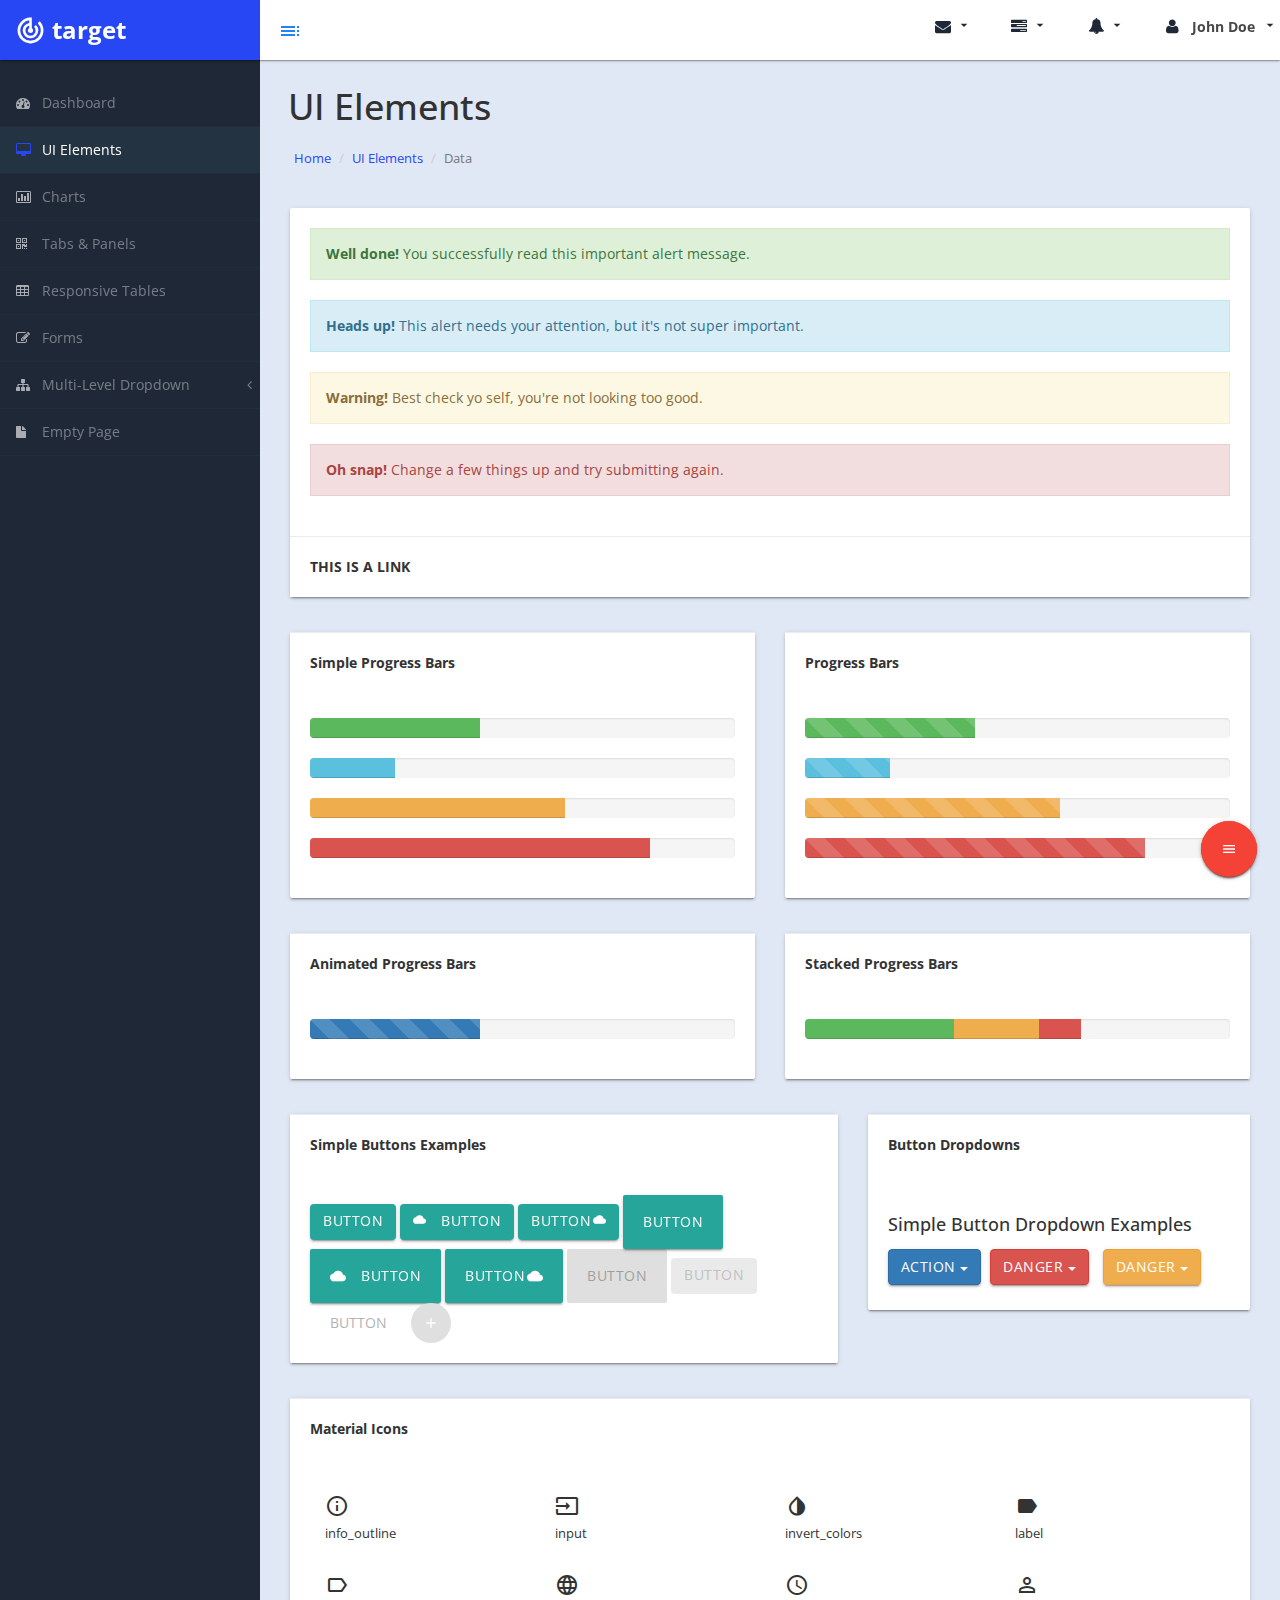
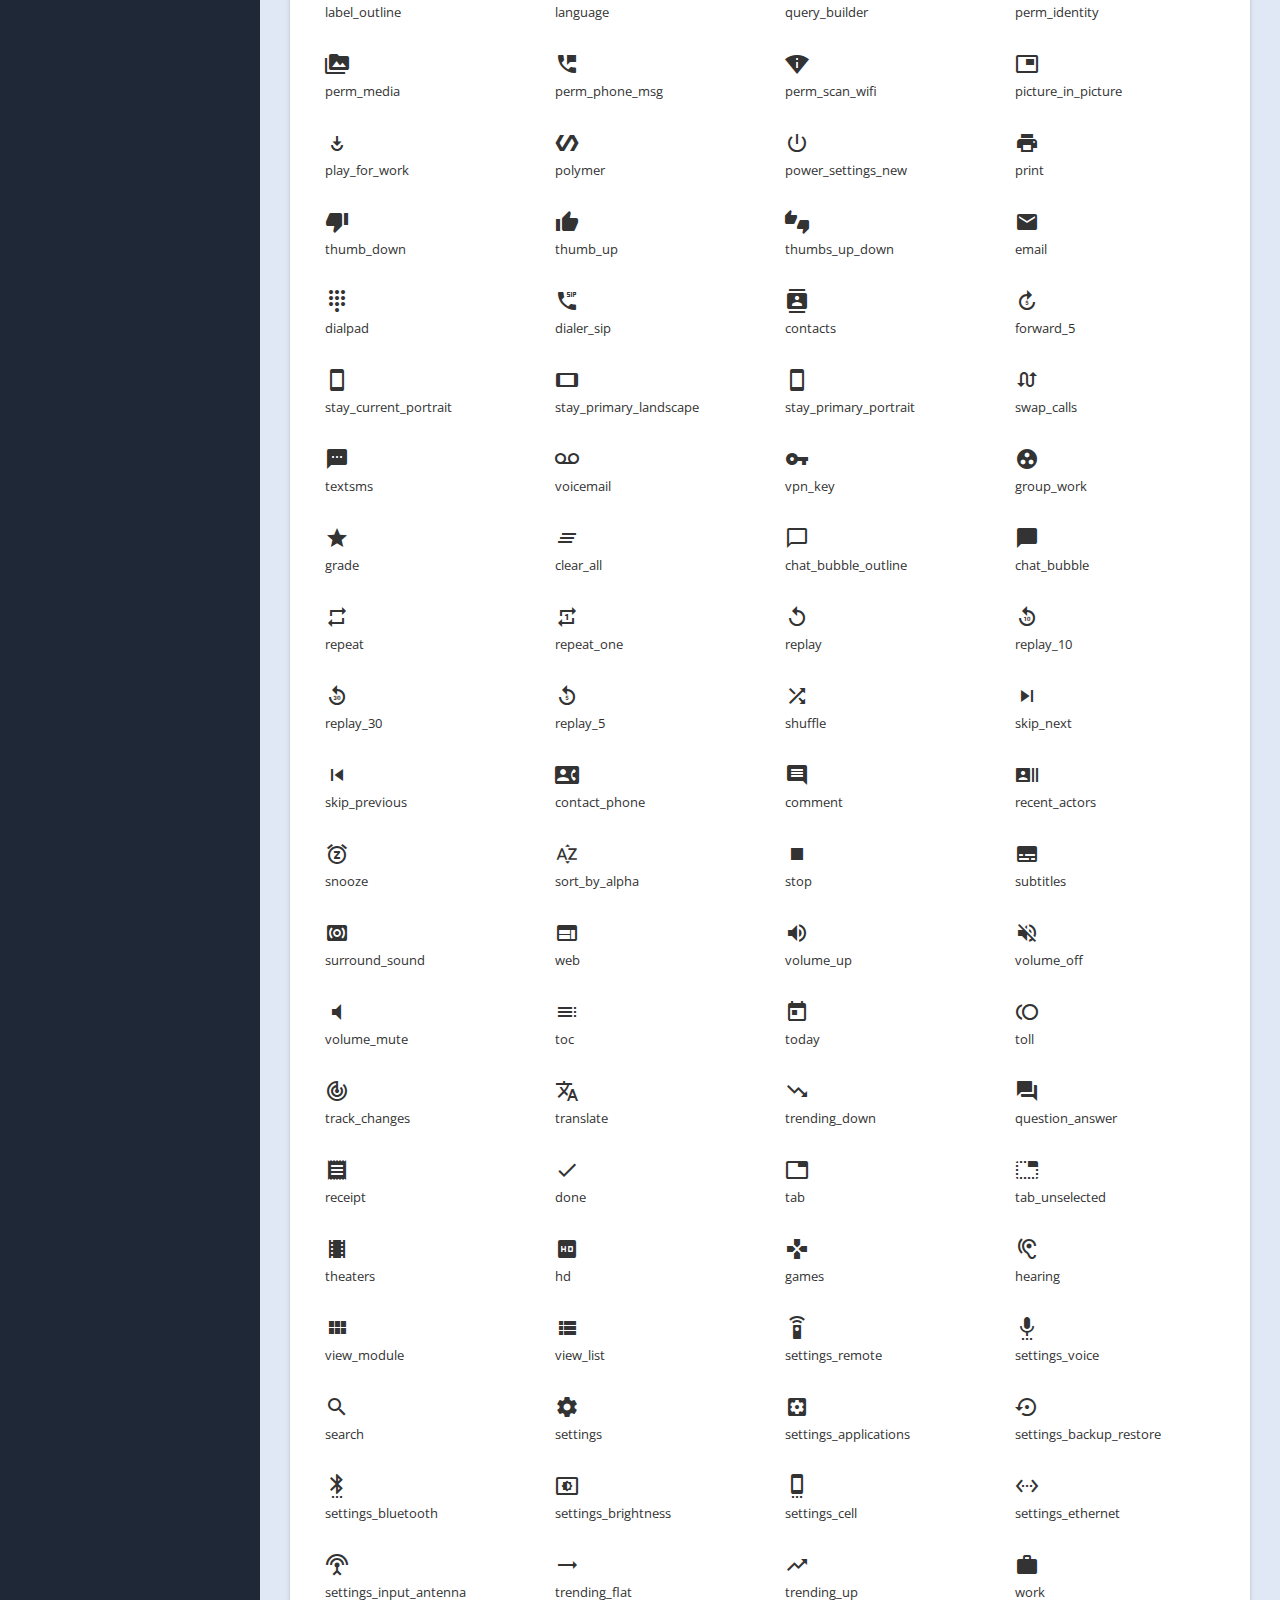
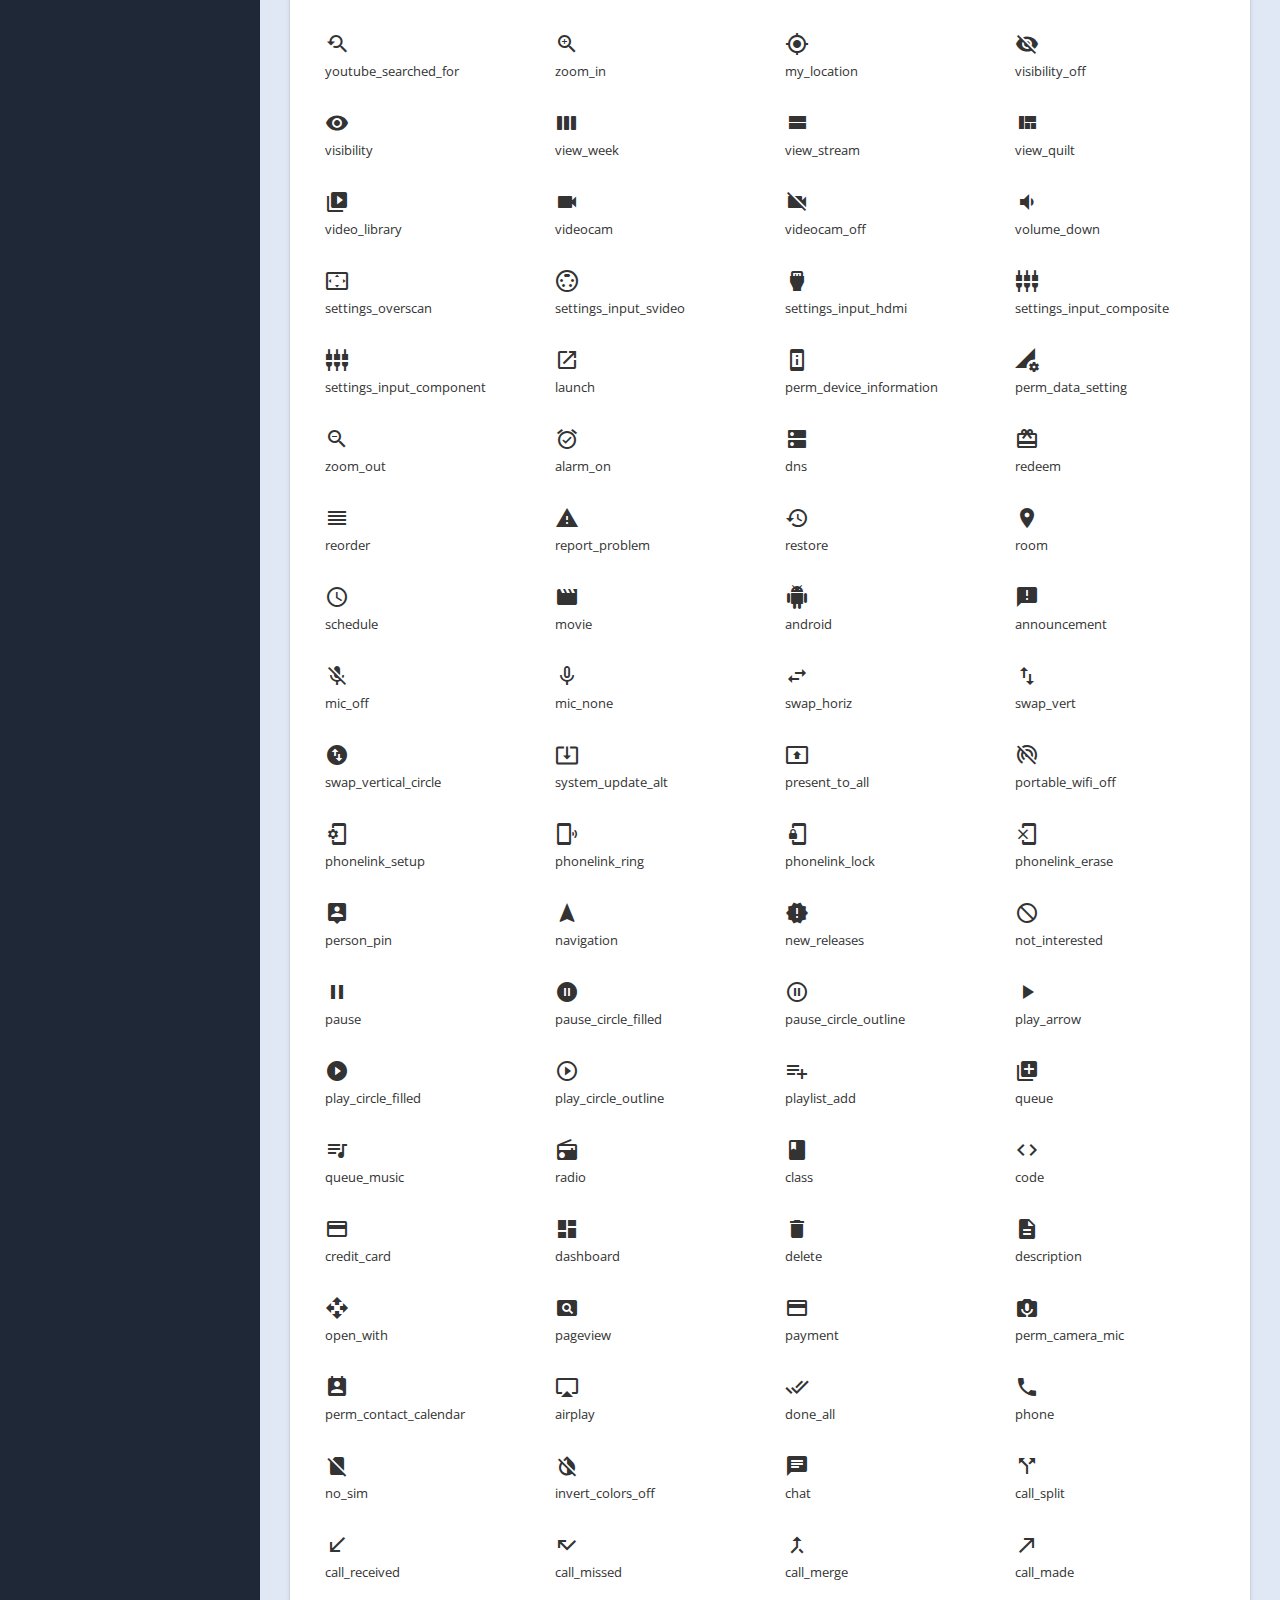
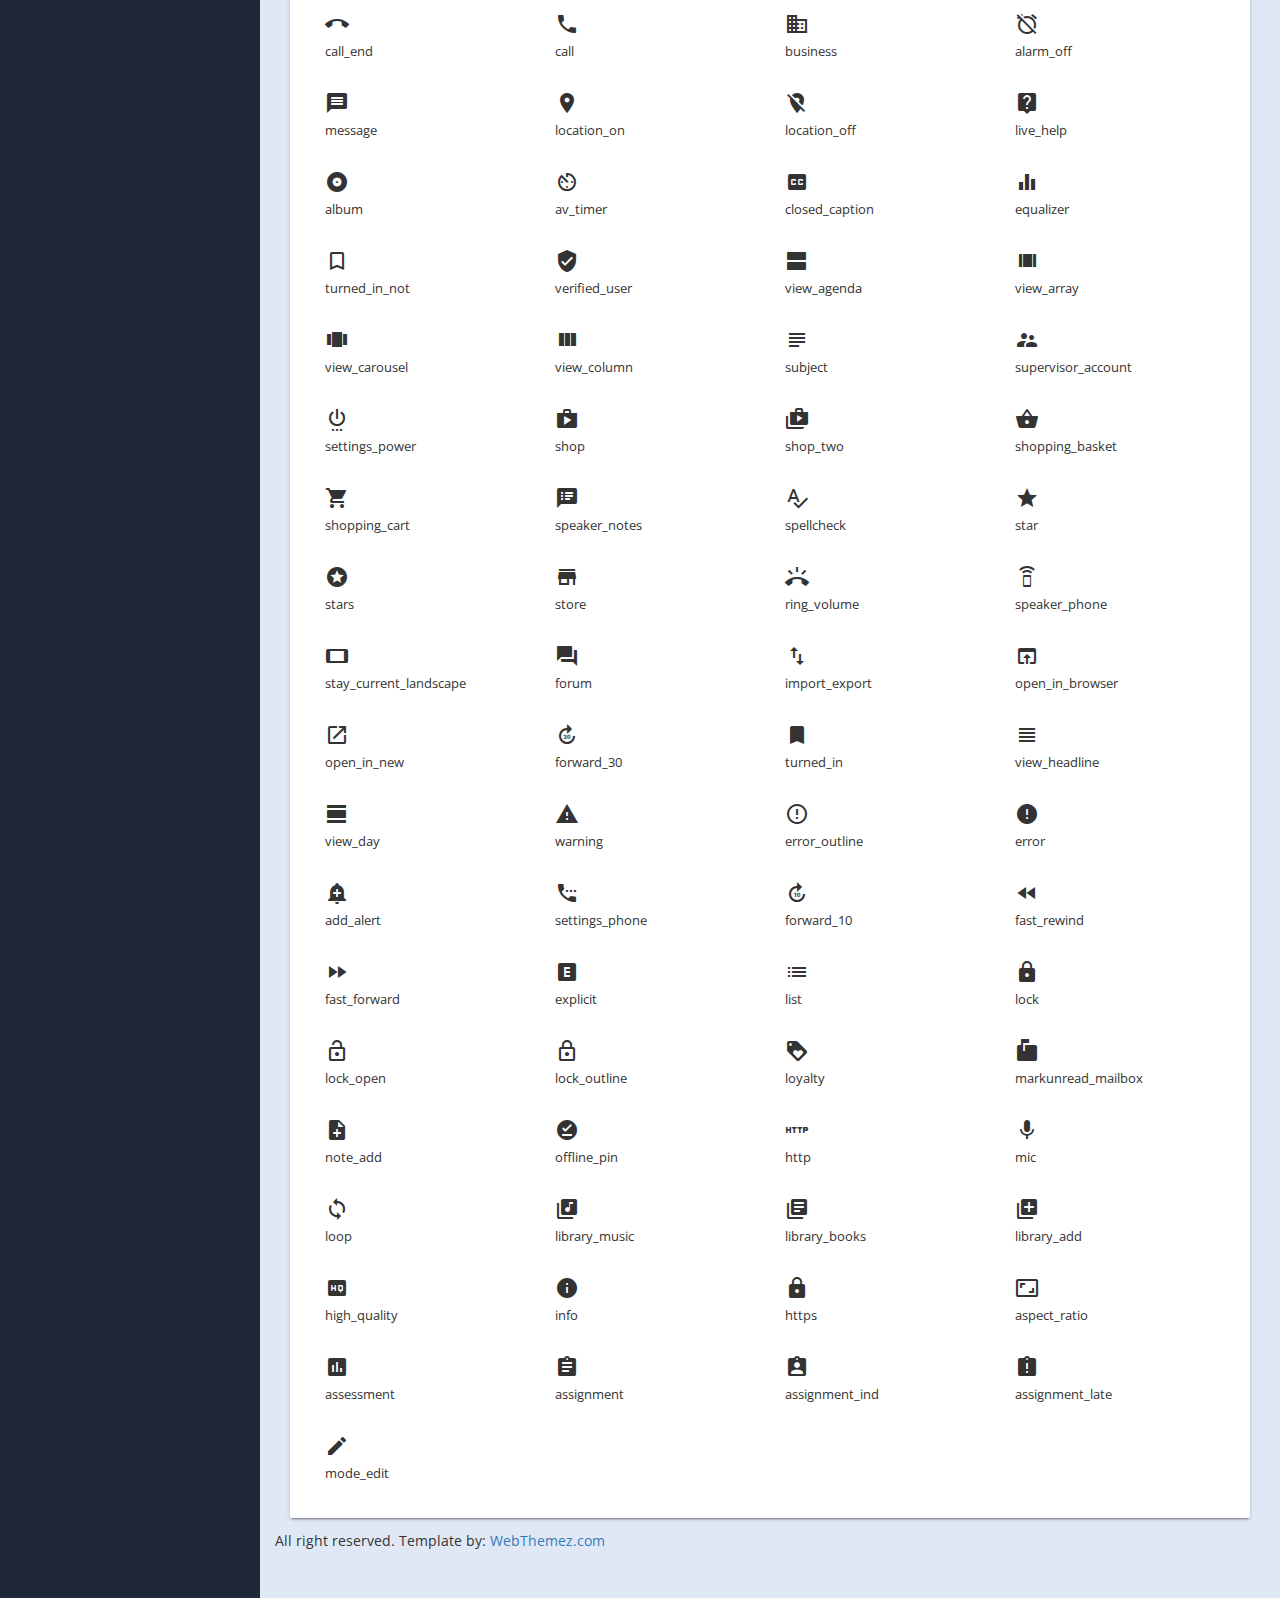
<file: ui-elements.html>
﻿<!DOCTYPE html>
<html xmlns="http://www.w3.org/1999/xhtml">

<head>
    <meta charset="utf-8" />
    <meta name="viewport" content="width=device-width, initial-scale=1.0" />
    <title>Target Material Design Bootstrap Admin Template</title>
	
	<link href="https://fonts.googleapis.com/icon?family=Material+Icons" rel="stylesheet">
	<link rel="stylesheet" href="assets/materialize/css/materialize.min.css" media="screen,projection" />
    <!-- Bootstrap Styles-->
    <link href="assets/css/bootstrap.css" rel="stylesheet" />
    <!-- FontAwesome Styles-->
    <link href="assets/css/font-awesome.css" rel="stylesheet" />
    <!-- Morris Chart Styles-->
    <link href="assets/js/morris/morris-0.4.3.min.css" rel="stylesheet" />
    <!-- Custom Styles-->
    <link href="assets/css/custom-styles.css" rel="stylesheet" />
    <!-- Google Fonts-->
    <link href='http://fonts.googleapis.com/css?family=Open+Sans' rel='stylesheet' type='text/css' />
    <link rel="stylesheet" href="assets/js/Lightweight-Chart/cssCharts.css"> 
</head>
<body>
    <div id="wrapper">
        <nav class="navbar navbar-default top-navbar" role="navigation">
            <div class="navbar-header">
                <button type="button" class="navbar-toggle" data-toggle="collapse" data-target=".sidebar-collapse">
                    <span class="sr-only">Toggle navigation</span>
                    <span class="icon-bar"></span>
                    <span class="icon-bar"></span>
                    <span class="icon-bar"></span>
                </button>
                <a class="navbar-brand waves-effect waves-dark" href="index.html"><i class="large material-icons">track_changes</i> <strong>target</strong></a>
				
		<div id="sideNav" href=""><i class="material-icons dp48">toc</i></div>
            </div>

            <ul class="nav navbar-top-links navbar-right"> 
				<li><a class="dropdown-button waves-effect waves-dark" href="#!" data-activates="dropdown4"><i class="fa fa-envelope fa-fw"></i> <i class="material-icons right">arrow_drop_down</i></a></li>				
				<li><a class="dropdown-button waves-effect waves-dark" href="#!" data-activates="dropdown3"><i class="fa fa-tasks fa-fw"></i> <i class="material-icons right">arrow_drop_down</i></a></li>
				<li><a class="dropdown-button waves-effect waves-dark" href="#!" data-activates="dropdown2"><i class="fa fa-bell fa-fw"></i> <i class="material-icons right">arrow_drop_down</i></a></li>
				  <li><a class="dropdown-button waves-effect waves-dark" href="#!" data-activates="dropdown1"><i class="fa fa-user fa-fw"></i> <b>John Doe</b> <i class="material-icons right">arrow_drop_down</i></a></li>
            </ul>
        </nav>
		<!-- Dropdown Structure -->
<ul id="dropdown1" class="dropdown-content">
<li><a href="#"><i class="fa fa-user fa-fw"></i> My Profile</a>
</li>
<li><a href="#"><i class="fa fa-gear fa-fw"></i> Settings</a>
</li> 
<li><a href="#"><i class="fa fa-sign-out fa-fw"></i> Logout</a>
</li>
</ul>
<ul id="dropdown2" class="dropdown-content w250">
  <li>
                            <a href="#">
                                <div>
                                    <i class="fa fa-comment fa-fw"></i> New Comment
                                    <span class="pull-right text-muted small">4 min</span>
                                </div>
                            </a>
                        </li>
                        <li class="divider"></li>
                        <li>
                            <a href="#">
                                <div>
                                    <i class="fa fa-twitter fa-fw"></i> 3 New Followers
                                    <span class="pull-right text-muted small">12 min</span>
                                </div>
                            </a>
                        </li>
                        <li class="divider"></li>
                        <li>
                            <a href="#">
                                <div>
                                    <i class="fa fa-envelope fa-fw"></i> Message Sent
                                    <span class="pull-right text-muted small">4 min</span>
                                </div>
                            </a>
                        </li>
                        <li class="divider"></li>
                        <li>
                            <a href="#">
                                <div>
                                    <i class="fa fa-tasks fa-fw"></i> New Task
                                    <span class="pull-right text-muted small">4 min</span>
                                </div>
                            </a>
                        </li>
                        <li class="divider"></li>
                        <li>
                            <a href="#">
                                <div>
                                    <i class="fa fa-upload fa-fw"></i> Server Rebooted
                                    <span class="pull-right text-muted small">4 min</span>
                                </div>
                            </a>
                        </li>
                        <li class="divider"></li>
                        <li>
                            <a class="text-center" href="#">
                                <strong>See All Alerts</strong>
                                <i class="fa fa-angle-right"></i>
                            </a>
                        </li>
</ul>
<ul id="dropdown3" class="dropdown-content dropdown-tasks w250">
<li>
		<a href="#">
			<div>
				<p>
					<strong>Task 1</strong>
					<span class="pull-right text-muted">60% Complete</span>
				</p>
				<div class="progress progress-striped active">
					<div class="progress-bar progress-bar-success" role="progressbar" aria-valuenow="60" aria-valuemin="0" aria-valuemax="100" style="width: 60%">
						<span class="sr-only">60% Complete (success)</span>
					</div>
				</div>
			</div>
		</a>
	</li>
	<li class="divider"></li>
	<li>
		<a href="#">
			<div>
				<p>
					<strong>Task 2</strong>
					<span class="pull-right text-muted">28% Complete</span>
				</p>
				<div class="progress progress-striped active">
					<div class="progress-bar progress-bar-info" role="progressbar" aria-valuenow="28" aria-valuemin="0" aria-valuemax="100" style="width: 28%">
						<span class="sr-only">28% Complete</span>
					</div>
				</div>
			</div>
		</a>
	</li>
	<li class="divider"></li>
	<li>
		<a href="#">
			<div>
				<p>
					<strong>Task 3</strong>
					<span class="pull-right text-muted">60% Complete</span>
				</p>
				<div class="progress progress-striped active">
					<div class="progress-bar progress-bar-warning" role="progressbar" aria-valuenow="60" aria-valuemin="0" aria-valuemax="100" style="width: 60%">
						<span class="sr-only">60% Complete (warning)</span>
					</div>
				</div>
			</div>
		</a>
	</li>
	<li class="divider"></li>
	<li>
		<a href="#">
			<div>
				<p>
					<strong>Task 4</strong>
					<span class="pull-right text-muted">85% Complete</span>
				</p>
				<div class="progress progress-striped active">
					<div class="progress-bar progress-bar-danger" role="progressbar" aria-valuenow="85" aria-valuemin="0" aria-valuemax="100" style="width: 85%">
						<span class="sr-only">85% Complete (danger)</span>
					</div>
				</div>
			</div>
		</a>
	</li>
	<li class="divider"></li>
	<li>
</ul>   
<ul id="dropdown4" class="dropdown-content dropdown-tasks w250 taskList">
  <li>
                                <div>
                                    <strong>John Doe</strong>
                                    <span class="pull-right text-muted">
                                        <em>Today</em>
                                    </span>
                                </div>
                                <p>Lorem Ipsum has been the industry's standard dummy text ever since the 1500s...</p>
                            </a>
                        </li>
                        <li class="divider"></li>
                        <li>
                                <div>
                                    <strong>John Smith</strong>
                                    <span class="pull-right text-muted">
                                        <em>Yesterday</em>
                                    </span>
                                </div>
                                <p>Lorem Ipsum has been the industry's standard dummy text ever since an kwilnw...</p>
                            </a>
                        </li>
                        <li class="divider"></li>
                        <li>
                            <a href="#">
                                <div>
                                    <strong>John Smith</strong>
                                    <span class="pull-right text-muted">
                                        <em>Yesterday</em>
                                    </span>
                                </div>
                                <p>Lorem Ipsum has been the industry's standard dummy text ever since the...</p>
                            </a>
                        </li>
                        <li class="divider"></li>
                        <li>
                            <a class="text-center" href="#">
                                <strong>Read All Messages</strong>
                                <i class="fa fa-angle-right"></i>
                            </a>
                        </li>
</ul>  
	   <!--/. NAV TOP  -->
        <!--/. NAV TOP  -->
        <nav class="navbar-default navbar-side" role="navigation">
            <div class="sidebar-collapse">
                <ul class="nav" id="main-menu">

                    <li>
                        <a href="index.html" class="waves-effect waves-dark"><i class="fa fa-dashboard"></i> Dashboard</a>
                    </li>
                    <li>
                        <a href="ui-elements.html" class="active-menu waves-effect waves-dark"><i class="fa fa-desktop"></i> UI Elements</a>
                    </li>
					<li>
                        <a href="chart.html" class="waves-effect waves-dark"><i class="fa fa-bar-chart-o"></i> Charts</a>
                    </li>
                    <li>
                        <a href="tab-panel.html" class="waves-effect waves-dark"><i class="fa fa-qrcode"></i> Tabs & Panels</a>
                    </li>
                    
                    <li>
                        <a href="table.html" class="waves-effect waves-dark"><i class="fa fa-table"></i> Responsive Tables</a>
                    </li>
                    <li>
                        <a href="form.html" class="waves-effect waves-dark"><i class="fa fa-edit"></i> Forms </a>
                    </li>


                    <li>
                        <a href="#" class="waves-effect waves-dark"><i class="fa fa-sitemap"></i> Multi-Level Dropdown<span class="fa arrow"></span></a>
                        <ul class="nav nav-second-level">
                            <li>
                                <a href="#">Second Level Link</a>
                            </li>
                            <li>
                                <a href="#">Second Level Link</a>
                            </li>
                            <li>
                                <a href="#">Second Level Link<span class="fa arrow"></span></a>
                                <ul class="nav nav-third-level">
                                    <li>
                                        <a href="#">Third Level Link</a>
                                    </li>
                                    <li>
                                        <a href="#">Third Level Link</a>
                                    </li>
                                    <li>
                                        <a href="#">Third Level Link</a>
                                    </li>

                                </ul>

                            </li>
                        </ul>
                    </li>
                    <li>
                        <a href="empty.html" class="waves-effect waves-dark"><i class="fa fa-fw fa-file"></i> Empty Page</a>
                    </li>
                </ul>

            </div>

        </nav>
        <!-- /. NAV SIDE  -->
        <div id="page-wrapper">
		  <div class="header"> 
                        <h1 class="page-header">
                           UI Elements 
                        </h1>
						<ol class="breadcrumb">
					  <li><a href="#">Home</a></li>
					  <li><a href="#">UI Elements </a></li>
					  <li class="active">Data</li>
					</ol> 
									
		</div>
            <div id="page-inner"> 
				 
				
			<div class="row">

			  <div class="col-md-12">
	               <div class="card">
	<div class="card-content">
	   <div class="alert alert-success">
									<strong>Well done!</strong> You successfully read this important alert message.
								</div>
								<div class="alert alert-info">
									<strong>Heads up!</strong> This alert needs your attention, but it's not super important.
								</div>
								<div class="alert alert-warning">
									<strong>Warning!</strong> Best check yo self, you're not looking too good.
								</div>
								<div class="alert alert-danger">
									<strong>Oh snap!</strong> Change a few things up and try submitting again.
								</div>
	</div>
	<div class="card-action">
	  <b>This is a link</b> 
	</div>
  </div>
			</div>	




		  
				</div>								
									
				  <div class="row">
                    <div class="col-md-6">
                        <div class="card">
                        <div class="card-action">
                            Simple Progress Bars 
                        </div>
                       
                        <div class="card-content">
                       <div class="progress">
  <div class="progress-bar progress-bar-success" role="progressbar" aria-valuenow="40" aria-valuemin="0" aria-valuemax="100" style="width: 40%">
    <span class="sr-only">40% Complete (success)</span>
  </div>
</div>
<div class="progress">
  <div class="progress-bar progress-bar-info" role="progressbar" aria-valuenow="20" aria-valuemin="0" aria-valuemax="100" style="width: 20%">
    <span class="sr-only">20% Complete</span>
  </div>
</div>
<div class="progress">
  <div class="progress-bar progress-bar-warning" role="progressbar" aria-valuenow="60" aria-valuemin="0" aria-valuemax="100" style="width: 60%">
    <span class="sr-only">60% Complete (warning)</span>
  </div>
</div>
<div class="progress">
  <div class="progress-bar progress-bar-danger" role="progressbar" aria-valuenow="80" aria-valuemin="0" aria-valuemax="100" style="width: 80%">
    <span class="sr-only">80% Complete</span>
  </div>
</div>
                            </div>
                            </div>
                    </div>
                    <div class="col-md-6">
                        <div class="card">
                        <div class="card-action">
                            Progress Bars 
                        </div>
                       
                        <div class="card-content">
                       <div class="progress progress-striped">
  <div class="progress-bar progress-bar-success" role="progressbar" aria-valuenow="40" aria-valuemin="0" aria-valuemax="100" style="width: 40%">
    <span class="sr-only">40% Complete (success)</span>
  </div>
</div>
<div class="progress progress-striped">
  <div class="progress-bar progress-bar-info" role="progressbar" aria-valuenow="20" aria-valuemin="0" aria-valuemax="100" style="width: 20%">
    <span class="sr-only">20% Complete</span>
  </div>
</div>
<div class="progress progress-striped">
  <div class="progress-bar progress-bar-warning" role="progressbar" aria-valuenow="60" aria-valuemin="0" aria-valuemax="100" style="width: 60%">
    <span class="sr-only">60% Complete (warning)</span>
  </div>
</div>
<div class="progress progress-striped">
  <div class="progress-bar progress-bar-danger" role="progressbar" aria-valuenow="80" aria-valuemin="0" aria-valuemax="100" style="width: 80%">
    <span class="sr-only">80% Complete</span>
  </div>
</div>
                            </div>
                            </div>
                    </div>
                </div>
                 <!-- /. ROW  -->
				 	<div class="row">
                    <div class="col-md-6">
                        <div class="card">
                        <div class="card-action">
                            Animated Progress Bars 
                        </div>
                       
                        <div class="card-content">
                       <div class="progress progress-striped active">
  <div class="progress-bar progress-bar-primary" role="progressbar" aria-valuenow="40" aria-valuemin="0" aria-valuemax="100" style="width: 40%">
    <span class="sr-only">40% Complete (success)</span>
  </div>
</div>
                            </div>
                            </div>
                    </div>
                      <div class="col-md-6">
                        <div class="card">
                        <div class="card-action">
                            Stacked Progress Bars 
                        </div>
                       
                        <div class="card-content">
                       <div class="progress">
  <div class="progress-bar progress-bar-success" style="width: 35%">
    <span class="sr-only">35% Complete (success)</span>
  </div>
  <div class="progress-bar progress-bar-warning" style="width: 20%">
    <span class="sr-only">20% Complete (warning)</span>
  </div>
  <div class="progress-bar progress-bar-danger" style="width: 10%">
    <span class="sr-only">10% Complete (danger)</span>
  </div>
</div>
                            </div>
                            </div>
                    </div>
                </div>				
                 <div class="row">
                    
                      <div class="col-md-7">
                    <div class="card">
                        <div class="card-action">
                         Simple Buttons Examples
                        </div>        
                                      
                                    <div class="card-content"> 

          <a class="waves-effect waves-light btn">button</a>
<a class="waves-effect waves-light btn"><i class="material-icons left">cloud</i>button</a>
<a class="waves-effect waves-light btn"><i class="material-icons right">cloud</i>button</a>


<a class="waves-effect waves-light btn-large">Button</a>
<a class="waves-effect waves-light btn-large"><i class="material-icons left">cloud</i>button</a>
<a class="waves-effect waves-light btn-large"><i class="material-icons right">cloud</i>button</a>


<a class="btn-large disabled">Button</a>
<a class="btn disabled">Button</a>
<a class="btn-flat disabled">Button</a>
<a class="btn-floating disabled"><i class="material-icons">add</i></a>

 <div class="fixed-action-btn toolbar">
    <a class="btn-floating btn-large red">
      <i class="large material-icons">mode_edit</i>
    </a>
    <ul>
      <li class="waves-effect waves-light"><a href="#!"><i class="material-icons">insert_chart</i></a></li>
      <li class="waves-effect waves-light"><a href="#!"><i class="material-icons">format_quote</i></a></li>
      <li class="waves-effect waves-light"><a href="#!"><i class="material-icons">publish</i></a></li>
      <li class="waves-effect waves-light"><a href="#!"><i class="material-icons">attach_file</i></a></li>
    </ul>
  </div>
   <div class="fixed-action-btn horizontal click-to-toggle">
    <a class="btn-floating btn-large red">
      <i class="material-icons">menu</i>
    </a>
    <ul>
      <li><a class="btn-floating red"><i class="material-icons">insert_chart</i></a></li>
      <li><a class="btn-floating yellow darken-1"><i class="material-icons">format_quote</i></a></li>
      <li><a class="btn-floating green"><i class="material-icons">publish</i></a></li>
      <li><a class="btn-floating blue"><i class="material-icons">attach_file</i></a></li>
    </ul>
  </div>
        
                   
                </div>
            </div>
                          </div>
                     <div class="col-md-5">
                      <div class="card">
                        <div class="card-action">
                           Button Dropdowns
                        </div>        
                                      
                                    <div class="card-content"> 
                                          <h4>Simple Button Dropdown Examples </h4>  
                                       <div style="margin-top: 10px;">
											
											<div class="btn-group">
											  <button data-toggle="dropdown" class="btn btn-primary dropdown-toggle">Action <span class="caret"></span></button>
											  <ul class="dropdown-menu">
												<li><a href="#">Action</a></li>
												<li><a href="#">Another action</a></li>
												<li><a href="#">Something else here</a></li>
												<li class="divider"></li>
												<li><a href="#">Separated link</a></li>
											  </ul>
											</div>
											<div style="margin:5px;" class="btn-group">
											  <button data-toggle="dropdown" class="btn btn-danger dropdown-toggle">Danger <span class="caret"></span></button>
											  <ul class="dropdown-menu">
												<li><a href="#">Action</a></li>
												<li><a href="#">Another action</a></li>
												<li><a href="#">Something else here</a></li>
												<li class="divider"></li>
												<li><a href="#">Separated link</a></li>
											  </ul>
											</div>
                                           <div style="margin:5px;" class="btn-group">
											  <button data-toggle="dropdown" class="btn btn-warning dropdown-toggle">Danger <span class="caret"></span></button>
											  <ul class="dropdown-menu">
												<li><a href="#">Action</a></li>
												<li><a href="#">Another action</a></li>
												<li><a href="#">Something else here</a></li>
												<li class="divider"></li>
												<li><a href="#">Separated link</a></li>
											  </ul>
											</div>
										  
										  </div> 

                                        </div>
                                    </div>
                    </div>
                    </div>
                <!-- /. ROW  --> 
                 
				<div class="row">
				<div class="col-md-12">
                          <div class="card">
                        <div class="card-action">
                            Material Icons
                        </div>
                        <div class="card-content">
						
          <div class="icon-preview col s6 m3"><i class="material-icons dp48">info_outline</i><span>info_outline</span></div>
          <div class="icon-preview col s6 m3"><i class="material-icons dp48">input</i><span>input</span></div>
          <div class="icon-preview col s6 m3"><i class="material-icons dp48">invert_colors</i><span>invert_colors</span></div>
          <div class="icon-preview col s6 m3"><i class="material-icons dp48">label</i><span>label</span></div>
          <div class="icon-preview col s6 m3"><i class="material-icons dp48">label_outline</i><span>label_outline</span></div>
          <div class="icon-preview col s6 m3"><i class="material-icons dp48">language</i><span>language</span></div>
          <div class="icon-preview col s6 m3"><i class="material-icons dp48">query_builder</i><span>query_builder</span></div>
          <div class="icon-preview col s6 m3"><i class="material-icons dp48">perm_identity</i><span>perm_identity</span></div>
          <div class="icon-preview col s6 m3"><i class="material-icons dp48">perm_media</i><span>perm_media</span></div>
          <div class="icon-preview col s6 m3"><i class="material-icons dp48">perm_phone_msg</i><span>perm_phone_msg</span></div>
          <div class="icon-preview col s6 m3"><i class="material-icons dp48">perm_scan_wifi</i><span>perm_scan_wifi</span></div>
          <div class="icon-preview col s6 m3"><i class="material-icons dp48">picture_in_picture</i><span>picture_in_picture</span></div>
          <div class="icon-preview col s6 m3"><i class="material-icons dp48">play_for_work</i><span>play_for_work</span></div>
          <div class="icon-preview col s6 m3"><i class="material-icons dp48">polymer</i><span>polymer</span></div>
          <div class="icon-preview col s6 m3"><i class="material-icons dp48">power_settings_new</i><span>power_settings_new</span></div>
          <div class="icon-preview col s6 m3"><i class="material-icons dp48">print</i><span>print</span></div>
          <div class="icon-preview col s6 m3"><i class="material-icons dp48">thumb_down</i><span>thumb_down</span></div>
          <div class="icon-preview col s6 m3"><i class="material-icons dp48">thumb_up</i><span>thumb_up</span></div>
          <div class="icon-preview col s6 m3"><i class="material-icons dp48">thumbs_up_down</i><span>thumbs_up_down</span></div>
          <div class="icon-preview col s6 m3"><i class="material-icons dp48">email</i><span>email</span></div>
          <div class="icon-preview col s6 m3"><i class="material-icons dp48">dialpad</i><span>dialpad</span></div>
          <div class="icon-preview col s6 m3"><i class="material-icons dp48">dialer_sip</i><span>dialer_sip</span></div>
          <div class="icon-preview col s6 m3"><i class="material-icons dp48">contacts</i><span>contacts</span></div>
          <div class="icon-preview col s6 m3"><i class="material-icons dp48">forward_5</i><span>forward_5</span></div>
          <div class="icon-preview col s6 m3"><i class="material-icons dp48">stay_current_portrait</i><span>stay_current_portrait</span></div>
          <div class="icon-preview col s6 m3"><i class="material-icons dp48">stay_primary_landscape</i><span>stay_primary_landscape</span></div>
          <div class="icon-preview col s6 m3"><i class="material-icons dp48">stay_primary_portrait</i><span>stay_primary_portrait</span></div>
          <div class="icon-preview col s6 m3"><i class="material-icons dp48">swap_calls</i><span>swap_calls</span></div>
          <div class="icon-preview col s6 m3"><i class="material-icons dp48">textsms</i><span>textsms</span></div>
          <div class="icon-preview col s6 m3"><i class="material-icons dp48">voicemail</i><span>voicemail</span></div>
          <div class="icon-preview col s6 m3"><i class="material-icons dp48">vpn_key</i><span>vpn_key</span></div>
          <div class="icon-preview col s6 m3"><i class="material-icons dp48">group_work</i><span>group_work</span></div>
          <div class="icon-preview col s6 m3"><i class="material-icons dp48">grade</i><span>grade</span></div>
          <div class="icon-preview col s6 m3"><i class="material-icons dp48">clear_all</i><span>clear_all</span></div>
          <div class="icon-preview col s6 m3"><i class="material-icons dp48">chat_bubble_outline</i><span>chat_bubble_outline</span></div>
          <div class="icon-preview col s6 m3"><i class="material-icons dp48">chat_bubble</i><span>chat_bubble</span></div>
          <div class="icon-preview col s6 m3"><i class="material-icons dp48">repeat</i><span>repeat</span></div>
          <div class="icon-preview col s6 m3"><i class="material-icons dp48">repeat_one</i><span>repeat_one</span></div>
          <div class="icon-preview col s6 m3"><i class="material-icons dp48">replay</i><span>replay</span></div>
          <div class="icon-preview col s6 m3"><i class="material-icons dp48">replay_10</i><span>replay_10</span></div>
          <div class="icon-preview col s6 m3"><i class="material-icons dp48">replay_30</i><span>replay_30</span></div>
          <div class="icon-preview col s6 m3"><i class="material-icons dp48">replay_5</i><span>replay_5</span></div>
          <div class="icon-preview col s6 m3"><i class="material-icons dp48">shuffle</i><span>shuffle</span></div>
          <div class="icon-preview col s6 m3"><i class="material-icons dp48">skip_next</i><span>skip_next</span></div>
          <div class="icon-preview col s6 m3"><i class="material-icons dp48">skip_previous</i><span>skip_previous</span></div>
          <div class="icon-preview col s6 m3"><i class="material-icons dp48">contact_phone</i><span>contact_phone</span></div>
          <div class="icon-preview col s6 m3"><i class="material-icons dp48">comment</i><span>comment</span></div>
          <div class="icon-preview col s6 m3"><i class="material-icons dp48">recent_actors</i><span>recent_actors</span></div>
          <div class="icon-preview col s6 m3"><i class="material-icons dp48">snooze</i><span>snooze</span></div>
          <div class="icon-preview col s6 m3"><i class="material-icons dp48">sort_by_alpha</i><span>sort_by_alpha</span></div>
          <div class="icon-preview col s6 m3"><i class="material-icons dp48">stop</i><span>stop</span></div>
          <div class="icon-preview col s6 m3"><i class="material-icons dp48">subtitles</i><span>subtitles</span></div>
          <div class="icon-preview col s6 m3"><i class="material-icons dp48">surround_sound</i><span>surround_sound</span></div>
          <div class="icon-preview col s6 m3"><i class="material-icons dp48">web</i><span>web</span></div>
          <div class="icon-preview col s6 m3"><i class="material-icons dp48">volume_up</i><span>volume_up</span></div>
          <div class="icon-preview col s6 m3"><i class="material-icons dp48">volume_off</i><span>volume_off</span></div>
          <div class="icon-preview col s6 m3"><i class="material-icons dp48">volume_mute</i><span>volume_mute</span></div>
          <div class="icon-preview col s6 m3"><i class="material-icons dp48">toc</i><span>toc</span></div>
          <div class="icon-preview col s6 m3"><i class="material-icons dp48">today</i><span>today</span></div>
          <div class="icon-preview col s6 m3"><i class="material-icons dp48">toll</i><span>toll</span></div>
          <div class="icon-preview col s6 m3"><i class="material-icons dp48">track_changes</i><span>track_changes</span></div>
          <div class="icon-preview col s6 m3"><i class="material-icons dp48">translate</i><span>translate</span></div>
          <div class="icon-preview col s6 m3"><i class="material-icons dp48">trending_down</i><span>trending_down</span></div>
          <div class="icon-preview col s6 m3"><i class="material-icons dp48">question_answer</i><span>question_answer</span></div>
          <div class="icon-preview col s6 m3"><i class="material-icons dp48">receipt</i><span>receipt</span></div>
          <div class="icon-preview col s6 m3"><i class="material-icons dp48">done</i><span>done</span></div>
          <div class="icon-preview col s6 m3"><i class="material-icons dp48">tab</i><span>tab</span></div>
          <div class="icon-preview col s6 m3"><i class="material-icons dp48">tab_unselected</i><span>tab_unselected</span></div>
          <div class="icon-preview col s6 m3"><i class="material-icons dp48">theaters</i><span>theaters</span></div>
          <div class="icon-preview col s6 m3"><i class="material-icons dp48">hd</i><span>hd</span></div>
          <div class="icon-preview col s6 m3"><i class="material-icons dp48">games</i><span>games</span></div>
          <div class="icon-preview col s6 m3"><i class="material-icons dp48">hearing</i><span>hearing</span></div>
          <div class="icon-preview col s6 m3"><i class="material-icons dp48">view_module</i><span>view_module</span></div>
          <div class="icon-preview col s6 m3"><i class="material-icons dp48">view_list</i><span>view_list</span></div>
          <div class="icon-preview col s6 m3"><i class="material-icons dp48">settings_remote</i><span>settings_remote</span></div>
          <div class="icon-preview col s6 m3"><i class="material-icons dp48">settings_voice</i><span>settings_voice</span></div>
          <div class="icon-preview col s6 m3"><i class="material-icons dp48">search</i><span>search</span></div>
          <div class="icon-preview col s6 m3"><i class="material-icons dp48">settings</i><span>settings</span></div>
          <div class="icon-preview col s6 m3"><i class="material-icons dp48">settings_applications</i><span>settings_applications</span></div>
          <div class="icon-preview col s6 m3"><i class="material-icons dp48">settings_backup_restore</i><span>settings_backup_restore</span></div>
          <div class="icon-preview col s6 m3"><i class="material-icons dp48">settings_bluetooth</i><span>settings_bluetooth</span></div>
          <div class="icon-preview col s6 m3"><i class="material-icons dp48">settings_brightness</i><span>settings_brightness</span></div>
          <div class="icon-preview col s6 m3"><i class="material-icons dp48">settings_cell</i><span>settings_cell</span></div>
          <div class="icon-preview col s6 m3"><i class="material-icons dp48">settings_ethernet</i><span>settings_ethernet</span></div>
          <div class="icon-preview col s6 m3"><i class="material-icons dp48">settings_input_antenna</i><span>settings_input_antenna</span></div>
          <div class="icon-preview col s6 m3"><i class="material-icons dp48">trending_flat</i><span>trending_flat</span></div>
          <div class="icon-preview col s6 m3"><i class="material-icons dp48">trending_up</i><span>trending_up</span></div>
          <div class="icon-preview col s6 m3"><i class="material-icons dp48">work</i><span>work</span></div>
          <div class="icon-preview col s6 m3"><i class="material-icons dp48">youtube_searched_for</i><span>youtube_searched_for</span></div>
          <div class="icon-preview col s6 m3"><i class="material-icons dp48">zoom_in</i><span>zoom_in</span></div>
          <div class="icon-preview col s6 m3"><i class="material-icons dp48">my_location</i><span>my_location</span></div>
          <div class="icon-preview col s6 m3"><i class="material-icons dp48">visibility_off</i><span>visibility_off</span></div>
          <div class="icon-preview col s6 m3"><i class="material-icons dp48">visibility</i><span>visibility</span></div>
          <div class="icon-preview col s6 m3"><i class="material-icons dp48">view_week</i><span>view_week</span></div>
          <div class="icon-preview col s6 m3"><i class="material-icons dp48">view_stream</i><span>view_stream</span></div>
          <div class="icon-preview col s6 m3"><i class="material-icons dp48">view_quilt</i><span>view_quilt</span></div>
          <div class="icon-preview col s6 m3"><i class="material-icons dp48">video_library</i><span>video_library</span></div>
          <div class="icon-preview col s6 m3"><i class="material-icons dp48">videocam</i><span>videocam</span></div>
          <div class="icon-preview col s6 m3"><i class="material-icons dp48">videocam_off</i><span>videocam_off</span></div>
          <div class="icon-preview col s6 m3"><i class="material-icons dp48">volume_down</i><span>volume_down</span></div>
          <div class="icon-preview col s6 m3"><i class="material-icons dp48">settings_overscan</i><span>settings_overscan</span></div>
          <div class="icon-preview col s6 m3"><i class="material-icons dp48">settings_input_svideo</i><span>settings_input_svideo</span></div>
          <div class="icon-preview col s6 m3"><i class="material-icons dp48">settings_input_hdmi</i><span>settings_input_hdmi</span></div>
          <div class="icon-preview col s6 m3"><i class="material-icons dp48">settings_input_composite</i><span>settings_input_composite</span></div>
          <div class="icon-preview col s6 m3"><i class="material-icons dp48">settings_input_component</i><span>settings_input_component</span></div>
          <div class="icon-preview col s6 m3"><i class="material-icons dp48">launch</i><span>launch</span></div>
          <div class="icon-preview col s6 m3"><i class="material-icons dp48">perm_device_information</i><span>perm_device_information</span></div>
          <div class="icon-preview col s6 m3"><i class="material-icons dp48">perm_data_setting</i><span>perm_data_setting</span></div>
          <div class="icon-preview col s6 m3"><i class="material-icons dp48">zoom_out</i><span>zoom_out</span></div>
          <div class="icon-preview col s6 m3"><i class="material-icons dp48">alarm_on</i><span>alarm_on</span></div>
          <div class="icon-preview col s6 m3"><i class="material-icons dp48">dns</i><span>dns</span></div>
          <div class="icon-preview col s6 m3"><i class="material-icons dp48">redeem</i><span>redeem</span></div>
          <div class="icon-preview col s6 m3"><i class="material-icons dp48">reorder</i><span>reorder</span></div>
          <div class="icon-preview col s6 m3"><i class="material-icons dp48">report_problem</i><span>report_problem</span></div>
          <div class="icon-preview col s6 m3"><i class="material-icons dp48">restore</i><span>restore</span></div>
          <div class="icon-preview col s6 m3"><i class="material-icons dp48">room</i><span>room</span></div>
          <div class="icon-preview col s6 m3"><i class="material-icons dp48">schedule</i><span>schedule</span></div>
          <div class="icon-preview col s6 m3"><i class="material-icons dp48">movie</i><span>movie</span></div>
          <div class="icon-preview col s6 m3"><i class="material-icons dp48">android</i><span>android</span></div>
          <div class="icon-preview col s6 m3"><i class="material-icons dp48">announcement</i><span>announcement</span></div>
          <div class="icon-preview col s6 m3"><i class="material-icons dp48">mic_off</i><span>mic_off</span></div>
          <div class="icon-preview col s6 m3"><i class="material-icons dp48">mic_none</i><span>mic_none</span></div>
          <div class="icon-preview col s6 m3"><i class="material-icons dp48">swap_horiz</i><span>swap_horiz</span></div>
          <div class="icon-preview col s6 m3"><i class="material-icons dp48">swap_vert</i><span>swap_vert</span></div>
          <div class="icon-preview col s6 m3"><i class="material-icons dp48">swap_vertical_circle</i><span>swap_vertical_circle</span></div>
          <div class="icon-preview col s6 m3"><i class="material-icons dp48">system_update_alt</i><span>system_update_alt</span></div>
          <div class="icon-preview col s6 m3"><i class="material-icons dp48">present_to_all</i><span>present_to_all</span></div>
          <div class="icon-preview col s6 m3"><i class="material-icons dp48">portable_wifi_off</i><span>portable_wifi_off</span></div>
          <div class="icon-preview col s6 m3"><i class="material-icons dp48">phonelink_setup</i><span>phonelink_setup</span></div>
          <div class="icon-preview col s6 m3"><i class="material-icons dp48">phonelink_ring</i><span>phonelink_ring</span></div>
          <div class="icon-preview col s6 m3"><i class="material-icons dp48">phonelink_lock</i><span>phonelink_lock</span></div>
          <div class="icon-preview col s6 m3"><i class="material-icons dp48">phonelink_erase</i><span>phonelink_erase</span></div>
          <div class="icon-preview col s6 m3"><i class="material-icons dp48">person_pin</i><span>person_pin</span></div>
          <div class="icon-preview col s6 m3"><i class="material-icons dp48">navigation</i><span>navigation</span></div>
          <div class="icon-preview col s6 m3"><i class="material-icons dp48">new_releases</i><span>new_releases</span></div>
          <div class="icon-preview col s6 m3"><i class="material-icons dp48">not_interested</i><span>not_interested</span></div>
          <div class="icon-preview col s6 m3"><i class="material-icons dp48">pause</i><span>pause</span></div>
          <div class="icon-preview col s6 m3"><i class="material-icons dp48">pause_circle_filled</i><span>pause_circle_filled</span></div>
          <div class="icon-preview col s6 m3"><i class="material-icons dp48">pause_circle_outline</i><span>pause_circle_outline</span></div>
          <div class="icon-preview col s6 m3"><i class="material-icons dp48">play_arrow</i><span>play_arrow</span></div>
          <div class="icon-preview col s6 m3"><i class="material-icons dp48">play_circle_filled</i><span>play_circle_filled</span></div>
          <div class="icon-preview col s6 m3"><i class="material-icons dp48">play_circle_outline</i><span>play_circle_outline</span></div>
          <div class="icon-preview col s6 m3"><i class="material-icons dp48">playlist_add</i><span>playlist_add</span></div>
          <div class="icon-preview col s6 m3"><i class="material-icons dp48">queue</i><span>queue</span></div>
          <div class="icon-preview col s6 m3"><i class="material-icons dp48">queue_music</i><span>queue_music</span></div>
          <div class="icon-preview col s6 m3"><i class="material-icons dp48">radio</i><span>radio</span></div>
          <div class="icon-preview col s6 m3"><i class="material-icons dp48">class</i><span>class</span></div>
          <div class="icon-preview col s6 m3"><i class="material-icons dp48">code</i><span>code</span></div>
          <div class="icon-preview col s6 m3"><i class="material-icons dp48">credit_card</i><span>credit_card</span></div>
          <div class="icon-preview col s6 m3"><i class="material-icons dp48">dashboard</i><span>dashboard</span></div>
          <div class="icon-preview col s6 m3"><i class="material-icons dp48">delete</i><span>delete</span></div>
          <div class="icon-preview col s6 m3"><i class="material-icons dp48">description</i><span>description</span></div>
          <div class="icon-preview col s6 m3"><i class="material-icons dp48">open_with</i><span>open_with</span></div>
          <div class="icon-preview col s6 m3"><i class="material-icons dp48">pageview</i><span>pageview</span></div>
          <div class="icon-preview col s6 m3"><i class="material-icons dp48">payment</i><span>payment</span></div>
          <div class="icon-preview col s6 m3"><i class="material-icons dp48">perm_camera_mic</i><span>perm_camera_mic</span></div>
          <div class="icon-preview col s6 m3"><i class="material-icons dp48">perm_contact_calendar</i><span>perm_contact_calendar</span></div>
          <div class="icon-preview col s6 m3"><i class="material-icons dp48">airplay</i><span>airplay</span></div>
          <div class="icon-preview col s6 m3"><i class="material-icons dp48">done_all</i><span>done_all</span></div>
          <div class="icon-preview col s6 m3"><i class="material-icons dp48">phone</i><span>phone</span></div>
          <div class="icon-preview col s6 m3"><i class="material-icons dp48">no_sim</i><span>no_sim</span></div>
          <div class="icon-preview col s6 m3"><i class="material-icons dp48">invert_colors_off</i><span>invert_colors_off</span></div>
          <div class="icon-preview col s6 m3"><i class="material-icons dp48">chat</i><span>chat</span></div>
          <div class="icon-preview col s6 m3"><i class="material-icons dp48">call_split</i><span>call_split</span></div>
          <div class="icon-preview col s6 m3"><i class="material-icons dp48">call_received</i><span>call_received</span></div>
          <div class="icon-preview col s6 m3"><i class="material-icons dp48">call_missed</i><span>call_missed</span></div>
          <div class="icon-preview col s6 m3"><i class="material-icons dp48">call_merge</i><span>call_merge</span></div>
          <div class="icon-preview col s6 m3"><i class="material-icons dp48">call_made</i><span>call_made</span></div>
          <div class="icon-preview col s6 m3"><i class="material-icons dp48">call_end</i><span>call_end</span></div>
          <div class="icon-preview col s6 m3"><i class="material-icons dp48">call</i><span>call</span></div>
          <div class="icon-preview col s6 m3"><i class="material-icons dp48">business</i><span>business</span></div>
          <div class="icon-preview col s6 m3"><i class="material-icons dp48">alarm_off</i><span>alarm_off</span></div>
          <div class="icon-preview col s6 m3"><i class="material-icons dp48">message</i><span>message</span></div>
          <div class="icon-preview col s6 m3"><i class="material-icons dp48">location_on</i><span>location_on</span></div>
          <div class="icon-preview col s6 m3"><i class="material-icons dp48">location_off</i><span>location_off</span></div>
          <div class="icon-preview col s6 m3"><i class="material-icons dp48">live_help</i><span>live_help</span></div>
          <div class="icon-preview col s6 m3"><i class="material-icons dp48">album</i><span>album</span></div>
          <div class="icon-preview col s6 m3"><i class="material-icons dp48">av_timer</i><span>av_timer</span></div>
          <div class="icon-preview col s6 m3"><i class="material-icons dp48">closed_caption</i><span>closed_caption</span></div>
          <div class="icon-preview col s6 m3"><i class="material-icons dp48">equalizer</i><span>equalizer</span></div>
          <div class="icon-preview col s6 m3"><i class="material-icons dp48">turned_in_not</i><span>turned_in_not</span></div>
          <div class="icon-preview col s6 m3"><i class="material-icons dp48">verified_user</i><span>verified_user</span></div>
          <div class="icon-preview col s6 m3"><i class="material-icons dp48">view_agenda</i><span>view_agenda</span></div>
          <div class="icon-preview col s6 m3"><i class="material-icons dp48">view_array</i><span>view_array</span></div>
          <div class="icon-preview col s6 m3"><i class="material-icons dp48">view_carousel</i><span>view_carousel</span></div>
          <div class="icon-preview col s6 m3"><i class="material-icons dp48">view_column</i><span>view_column</span></div>
          <div class="icon-preview col s6 m3"><i class="material-icons dp48">subject</i><span>subject</span></div>
          <div class="icon-preview col s6 m3"><i class="material-icons dp48">supervisor_account</i><span>supervisor_account</span></div>
          <div class="icon-preview col s6 m3"><i class="material-icons dp48">settings_power</i><span>settings_power</span></div>
          <div class="icon-preview col s6 m3"><i class="material-icons dp48">shop</i><span>shop</span></div>
          <div class="icon-preview col s6 m3"><i class="material-icons dp48">shop_two</i><span>shop_two</span></div>
          <div class="icon-preview col s6 m3"><i class="material-icons dp48">shopping_basket</i><span>shopping_basket</span></div>
          <div class="icon-preview col s6 m3"><i class="material-icons dp48">shopping_cart</i><span>shopping_cart</span></div>
          <div class="icon-preview col s6 m3"><i class="material-icons dp48">speaker_notes</i><span>speaker_notes</span></div>
          <div class="icon-preview col s6 m3"><i class="material-icons dp48">spellcheck</i><span>spellcheck</span></div>
          <div class="icon-preview col s6 m3"><i class="material-icons dp48">star</i><span>star</span></div>
          <div class="icon-preview col s6 m3"><i class="material-icons dp48">stars</i><span>stars</span></div>
          <div class="icon-preview col s6 m3"><i class="material-icons dp48">store</i><span>store</span></div>
          <div class="icon-preview col s6 m3"><i class="material-icons dp48">ring_volume</i><span>ring_volume</span></div>
          <div class="icon-preview col s6 m3"><i class="material-icons dp48">speaker_phone</i><span>speaker_phone</span></div>
          <div class="icon-preview col s6 m3"><i class="material-icons dp48">stay_current_landscape</i><span>stay_current_landscape</span></div>
          <div class="icon-preview col s6 m3"><i class="material-icons dp48">forum</i><span>forum</span></div>
          <div class="icon-preview col s6 m3"><i class="material-icons dp48">import_export</i><span>import_export</span></div>
          <div class="icon-preview col s6 m3"><i class="material-icons dp48">open_in_browser</i><span>open_in_browser</span></div>
          <div class="icon-preview col s6 m3"><i class="material-icons dp48">open_in_new</i><span>open_in_new</span></div>
          <div class="icon-preview col s6 m3"><i class="material-icons dp48">forward_30</i><span>forward_30</span></div>
          <div class="icon-preview col s6 m3"><i class="material-icons dp48">turned_in</i><span>turned_in</span></div>
          <div class="icon-preview col s6 m3"><i class="material-icons dp48">view_headline</i><span>view_headline</span></div>
          <div class="icon-preview col s6 m3"><i class="material-icons dp48">view_day</i><span>view_day</span></div>
          <div class="icon-preview col s6 m3"><i class="material-icons dp48">warning</i><span>warning</span></div>
          <div class="icon-preview col s6 m3"><i class="material-icons dp48">error_outline</i><span>error_outline</span></div>
          <div class="icon-preview col s6 m3"><i class="material-icons dp48">error</i><span>error</span></div>
          <div class="icon-preview col s6 m3"><i class="material-icons dp48">add_alert</i><span>add_alert</span></div>
          <div class="icon-preview col s6 m3"><i class="material-icons dp48">settings_phone</i><span>settings_phone</span></div>
          <div class="icon-preview col s6 m3"><i class="material-icons dp48">forward_10</i><span>forward_10</span></div>
          <div class="icon-preview col s6 m3"><i class="material-icons dp48">fast_rewind</i><span>fast_rewind</span></div>
          <div class="icon-preview col s6 m3"><i class="material-icons dp48">fast_forward</i><span>fast_forward</span></div>
          <div class="icon-preview col s6 m3"><i class="material-icons dp48">explicit</i><span>explicit</span></div>
          <div class="icon-preview col s6 m3"><i class="material-icons dp48">list</i><span>list</span></div>
          <div class="icon-preview col s6 m3"><i class="material-icons dp48">lock</i><span>lock</span></div>
          <div class="icon-preview col s6 m3"><i class="material-icons dp48">lock_open</i><span>lock_open</span></div>
          <div class="icon-preview col s6 m3"><i class="material-icons dp48">lock_outline</i><span>lock_outline</span></div>
          <div class="icon-preview col s6 m3"><i class="material-icons dp48">loyalty</i><span>loyalty</span></div>
          <div class="icon-preview col s6 m3"><i class="material-icons dp48">markunread_mailbox</i><span>markunread_mailbox</span></div>
          <div class="icon-preview col s6 m3"><i class="material-icons dp48">note_add</i><span>note_add</span></div>
          <div class="icon-preview col s6 m3"><i class="material-icons dp48">offline_pin</i><span>offline_pin</span></div>
          <div class="icon-preview col s6 m3"><i class="material-icons dp48">http</i><span>http</span></div>
          <div class="icon-preview col s6 m3"><i class="material-icons dp48">mic</i><span>mic</span></div>
          <div class="icon-preview col s6 m3"><i class="material-icons dp48">loop</i><span>loop</span></div>
          <div class="icon-preview col s6 m3"><i class="material-icons dp48">library_music</i><span>library_music</span></div>
          <div class="icon-preview col s6 m3"><i class="material-icons dp48">library_books</i><span>library_books</span></div>
          <div class="icon-preview col s6 m3"><i class="material-icons dp48">library_add</i><span>library_add</span></div>
          <div class="icon-preview col s6 m3"><i class="material-icons dp48">high_quality</i><span>high_quality</span></div>
          <div class="icon-preview col s6 m3"><i class="material-icons dp48">info</i><span>info</span></div>
          <div class="icon-preview col s6 m3"><i class="material-icons dp48">https</i><span>https</span></div>
          <div class="icon-preview col s6 m3"><i class="material-icons dp48">aspect_ratio</i><span>aspect_ratio</span></div>
          <div class="icon-preview col s6 m3"><i class="material-icons dp48">assessment</i><span>assessment</span></div>
          <div class="icon-preview col s6 m3"><i class="material-icons dp48">assignment</i><span>assignment</span></div>
          <div class="icon-preview col s6 m3"><i class="material-icons dp48">assignment_ind</i><span>assignment_ind</span></div>
          <div class="icon-preview col s6 m3"><i class="material-icons dp48">assignment_late</i><span>assignment_late</span></div>
          <div class="icon-preview col s6 m3"><i class="material-icons dp48">mode_edit</i><span>mode_edit</span></div>
		  <div class="clearBoth"></div>
</div>
</div>
          </div>
				<footer><p>All right reserved. Template by: <a href="https://webthemez.com/admin-template/">WebThemez.com</a></p></footer>
				</div>
             <!-- /. PAGE INNER  -->
            </div>
         <!-- /. PAGE WRAPPER  -->
        </div>
     <!-- /. WRAPPER  -->
    <!-- JS Scripts-->
    <!-- jQuery Js -->
    <script src="assets/js/jquery-1.10.2.js"></script>
	
	<!-- Bootstrap Js -->
    <script src="assets/js/bootstrap.min.js"></script>
	
	<script src="assets/materialize/js/materialize.min.js"></script>
	
    <!-- Metis Menu Js -->
    <script src="assets/js/jquery.metisMenu.js"></script>
    <!-- Morris Chart Js -->
    <script src="assets/js/morris/raphael-2.1.0.min.js"></script>
    <script src="assets/js/morris/morris.js"></script>
	
	
	<script src="assets/js/easypiechart.js"></script>
	<script src="assets/js/easypiechart-data.js"></script>
	
	 <script src="assets/js/Lightweight-Chart/jquery.chart.js"></script>
	
    <!-- Custom Js -->
    <script src="assets/js/custom-scripts.js"></script> 
 

</body>

</html>
</file>
<file: assets/css/custom-styles.css>
/*----------------------------------------------
Author : www.webthemez.com
License: Commons Attribution 3.0
http://creativecommons.org/licenses/by/3.0/
------------------------------------------------*/


/*----------------------------------------------
    COMMON  STYLES    
------------------------------------------------*/
body {
    font-family: 'Open Sans', sans-serif;
    background: #1F2837;
}

 #wrapper {
    width: 100%;
}

#page-wrapper {
    padding: 15px 15px;
    min-height: 600px;
    background: #ececec;
}
#page-inner {
    width:100%;
    margin:10px 20px 10px 0px;
    padding: 15px 30px;
    min-height:1200px;
}
.header .container-fluid{
padding:0;
}
.text-center {
    text-align:center;
}
.no-boder {
    border:1px solid #f3f3f3;
}

h1, .h1, h2, .h2, h3, .h3 {
margin-top: 7px;
margin-bottom: -5px;
}
h2 {
    color: #000;
}
h4 {
    padding-top:10px;
}
.square-btn-adjust {
    border: 0px solid transparent; 
   -webkit-border-radius: 0px;
-moz-border-radius: 0px;
border-radius: 0px;

}
p {
    font-size: 14px;
    line-height:25px;
    /* padding-top:20px; */
}
label {
    display: inline-block;
    max-width: 100%;
    margin-bottom: 5px;
    font-weight: 400;
}
.alert { 
    border-radius: 0px;
}
.navbar-side {
    z-index: 0; 
}
.panel{
border-radius:0px;
}
.navbar-side .nav > li > a > i{color: rgba(255, 255, 255, 0.62);padding: 8px;width: 20px;text-align: center;font-size: 14px;}
.top-navbar{position: fixed;width: 100%;z-index: 300;-webkit-box-shadow: 0 3px 3px rgba(0, 0, 0, 0.05);-moz-box-shadow: 0 3px 3px rgba(0, 0, 0, 0.05);box-shadow: 0 3px 3px rgba(0, 0, 0, 0.05);box-shadow: 0 1px 3px 0 rgba(0,0,0,.2),0 1px 1px 0 rgba(0,0,0,.14),0 2px 1px -1px rgba(0,0,0,.12);}
.navbar-side {
  z-index: 2;
  position: fixed;
  width: 260px;
  top: 80px;
  box-shadow: none;
}
#page-wrapper {
  position: relative;
  top: 55px;
  /* box-shadow: 0 0 10px #757575; */
  -moz-box-shadow: 0 0 10px #757575;
  /* -webkit-box-shadow: 0 0 10px #757575; */
}
.top-navbar .nav > li > a:hover, .top-navbar .nav > li > a:focus {text-decoration: none;background-color: #e0e8f5;color: #fff;}
.nav .open > a, .nav .open > a:hover, .nav .open > a:focus {
background-color: #075CB3;
border-color: #075CB3;
}
.breadcrumb {padding: 10px 10px 10px 20px;margin-bottom: 0;list-style: none;border-radius: 0;/* -webkit-box-shadow: 0 1px 1px rgba(0,0,0,.05); *//* box-shadow: 0 1px 1px rgba(0,0,0,.05); */background: transparent;line-height: 20px;font-size: 13px;margin-left: 14px;}
.dropdown-menu>li>a {
  display: block;
  padding: 3px 20px;
  clear: both;
  font-weight: 400;
  line-height: 1.42857143;
  color: #333;
  white-space: nowrap;
  font-size: 13px;
}
.dropdown-menu>li>a i {
  color: #1F1F1F;
}
.text-muted {
  color: #213452;
}
.badge {
  display: inline-block;
  min-width: 10px;
  /* padding: 4px 7px; */
  font-size: 11px;
  font-weight: 300;
  color: #fff;
  text-align: center;
  white-space: nowrap;
  vertical-align: baseline;
  background-color: #2284f4;
  border-radius: 10px;
}
.closed{
	-ms-transform: rotate(180deg); /* IE 9 */
    -webkit-transform: rotate(180deg); /* Chrome, Safari, Opera */
    transform: rotate(180deg);	
}
.closed i{color: #adadad;}
/*----------------------------------------------
   DASHBOARD STYLES    
------------------------------------------------*/
.page-header {padding-bottom: 0;margin: 0;border-bottom: 1px solid transparent;text-align: left;background-color: transparent;padding: 32px 22px 10px 28px;color: #323232;}
.panel-left{  
width: 100px;
height: 100px;background: #0866C6;/* border: 2px solid #4590DA; */
/* border-radius: 100%; */
overflow: hidden;

margin: 12px;}
.panel-left .fa-5x {
font-size: 3em;color: rgb(34, 132, 244);
padding: 29px 0;
margin-bottom:30px;}
.panel-right{  
height: 124px;
background: transparent;
margin-bottom: 0;color: #AFAFAF;

float: left;text-align: left;padding-left: 20px;font-size: 16px;text-shadow: none;font-weight: normal;text-align: center;}
.panel-right h3{  
font-size: 40px;
padding: 18px 10px 13px 0;color: #5D5D5D;}
.panel-right strong{
	font-weight:normal;
	color: #737373;
}
.panel-back {
    background-color:#fff;

}
.panel-default {
  border-color: #ECECEC;
}
.panel-default > .panel-heading {color: #555;
border-color: #FFF;
font-weight:bold;background: #FFFFFF;
font-size: 16px;
text-shadow: none;}
.panel-heading {
  /* padding: 15px 15px 0px; */
  border-bottom: 1px solid transparent;
  border-top-left-radius: 3px;
  border-top-right-radius: 3px;
}
.jumbotron{
padding:20px;
}
.jumbotron p {
    margin-bottom: 15px;
    font-size: 15px;
    font-weight: 200;
}
.jumbotron, .well{
background:#fff;
}
   .noti-box {
min-height: 100px;
padding: 20px;
}

    .noti-box .icon-box {
display: block;
float: left;
margin: 0 15px 10px 0;
width: 70px;
height: 70px;
line-height: 75px;
vertical-align: middle;
text-align: center;
font-size: 40px;
}
.text-box p{
    margin: 0 0 3px;
}
.main-text {
    font-size: 25px;
    font-weight:600;
}
.set-icon {
-webkit-border-radius: 50px;
-moz-border-radius: 50px;
border-radius: 50px;

}
.panel-primary{
display:inline-block;
margin-bottom: 30px;
width:100%;
}
.green {
/* background-color: #1CC09F; */
color: #fff;
}
 .blue {background-color: #FFFFFF;color: #002A4C;}
  .red {
background-color: #2284f4;
color:#fff;
}
  .brown {
background-color: #F5B252;
color:#fff;
} 
 .back-footer-red {
background-color: #F0433D;
color:#fff;
border-top: 0px solid #fff;
}
 
 .icon-box-right {
display: block;
float: right;
margin: 0 15px 10px 0;
width: 70px;
height: 70px;
line-height: 75px;
vertical-align: middle;
text-align: center;
font-size: 40px;
}

 .main-temp-back {
background: #8702A8;
color: #FFFFFF;
font-size: 16px;
font-weight: 300;
text-align: center;
}
 .main-temp-back .text-temp {
font-size: 40px;
}
.back-dash {
    padding:20px;
    font-size:20px;
    font-weight:500;
  -webkit-border-radius: 0px;
-moz-border-radius: 0px;
border-radius: 0px;
background-color:#2EA7EB;
color:#fff;
}
    .back-dash p {
        padding-top:16px;
        font-size:13px;
        color:#fff;
        line-height:25px;
        text-align:justify;
    }

     .color-bottom-txt {
   color: #000;
font-size: 16px;
line-height: 30px;
}
     /*CHAT PANEL*/
/*Charts*/

.main-chart {
	background: #fff;
}

.easypiechart-panel {
	text-align: center;
	padding: 1px 0;
	margin-bottom: 20px;
}

.placeholder h2 {
	margin-bottom: 0px;
}

.donut {
	width: 100%;
}

.easypiechart {
	position: relative;
	text-align: center;
	width: 120px;
	height: 120px;
	margin: 20px auto 10px auto;
}

.easypiechart .percent {
	display: block;
	position: absolute;
	font-size: 26px;
	top: 38px;
	width: 120px;
}

#easypiechart-blue .percent { color: #30a5ff;}
#easypiechart-teal .percent { color: #1ebfae;}
#easypiechart-orange .percent { color: #ffb53e;}
#easypiechart-red .percent { color: #ef4040;}

	 
 .chat-panel .panel-body {
height: 450px;
overflow-y: scroll;
}
 .chat-box {
margin: 0;
padding: 0;
list-style: none;
}
 .chat-box li {
margin-bottom: 15px;
padding-bottom: 5px;
border-bottom: 1px dotted #808080;
}
 .chat-box li.left .chat-body {
margin-left: 90px;
}
 .chat-box li .chat-body p {
margin: 0;
color: #8d8888;
}
.chat-img>img {
    margin-left:20px;
}
footer p{
font-size: 14px;
}
/*----------------------------------------------
    MENU STYLES    
------------------------------------------------*/
div#sideNav:hover {
    color: #1f2837;
}
.user-image {
    margin: 25px auto;
-webkit-border-radius: 10px;
-moz-border-radius: 10px;
border-radius: 10px;
max-height:170px;
max-width:170px;
}
.top-navbar{
margin:0px;
}
.top-navbar .navbar-brand {color: #fff;width: 260px;text-align: left;height: 60px;font-size: 24px;font-weight: 700;/* text-transform: uppercase; */line-height: 30px;background: #2284f4;}
.navbar-brand b{
color: #4BD28C;
}
.top-navbar .nav > li {
position: relative;
display: inline-block;
margin: 0px;
padding: 0px;
}
.top-navbar .nav > li > a {position: relative;display: block;padding: 17px;color: #484848;margin: 0px;}
.top-navbar .nav > li > a:hover, .top-navbar .nav > li > a:focus {text-decoration: none;color: #2847f4 !important;background: transparent;}
.top-navbar .dropdown-menu{
min-width: 230px;
border-radius: 0 0 4px 4px;
border: 0;}
.top-navbar .dropdown-menu > li > a:hover, .top-navbar .dropdown-menu > li > a:focus{
color: #225081;
background:none;
}
.dropdown-tasks{
width: 255px;
}
.dropdown-tasks .progress {
height: 8px;
margin-bottom: 8px;
overflow: hidden;
background-color: #f5f5f5;
border-radius: 0px;
}
.dropdown-tasks > li > a {padding: 5px 14px;}
.dropdown-tasks p {
font-size: 13px;
line-height: 21px;
padding-top: 4px;
}
.active-menu, .active-menu i {
    background-color: #233342 !important;
    color: #fff !important;
}
.active-menu i{color: #2847f4 !important;}
.arrow {
    float: right;
    margin-top: 8px;
}

.fa.arrow:before {
    content: "\f104";
}

.active > a > .fa.arrow:before {
    content: "\f107";
}


.nav-second-level li,
.nav-third-level li {
    border-bottom: none !important;
}

.nav-second-level li a {
    padding-left: 37px;
}

.nav-third-level li a {
    padding-left: 55px;
}
.sidebar-collapse , .sidebar-collapse .nav{
	background:none;
}
.sidebar-collapse .nav {
	padding:0;
}
.sidebar-collapse .nav > li > a {
	color: rgba(255, 255, 255, 0.39);
	background:transparent;
	text-shadow:none;
}
.sidebar-collapse > .nav > li > a {
	padding: 8px;
	font-size: 14px;
}
.sidebar-collapse > .nav > li {
	border-bottom: 1px solid rgba(107, 108, 109, 0.08);
}
ul.nav.nav-second-level.collapse.in {background: #121821;}
.sidebar-collapse .nav > li > a:hover,
.sidebar-collapse .nav > li > a:focus {
	 
	outline:0;
}
 
.navbar-side {
	border:none;
	background: #1F2837;
}
.top-navbar {
	background: #ffffff;
	border-bottom:none;
}
.top-navbar .nav > li > a > i {margin-right: 0;}
.top-navbar .navbar-brand:hover {color: #FFFFFF;background-color: #2847f4;}
.dropdown-user li {
margin: 8px 0;
}
.navbar-default {border: 0px solid #1f2837;}
.navbar-header {
    background: transparent;
}
.navbar-default .navbar-toggle:hover, .navbar-default .navbar-toggle:focus {background-color: #2847f4;}
.navbar-default .navbar-toggle {border-color: #ffffff;}

.navbar-default .navbar-toggle .icon-bar {background-color: #ffffff;}
.nav > li > a > i {
    margin-right:10px;
    color: #1f2837;
    font-size: 16px;
}
.dropdown-menu>li>a>strong {
  color: #0866C6;
  padding: 5px 0;
  display: inline-block;
  font-weight: 500;
}
#sideNav{
    float: left;
    left: 0;
    z-index: 3;
    color: #2284f4;
    cursor:pointer;
    border-radius: 0;
    width: 14px;
    font-size: 44px;
    line-height: 33px;
    margin: 7px 0 0 13px;
    background: #ffffff;
    width: 34px;
    height: 34px;
    text-align: center;
    line-height: 34px;
    padding-top: 5px;
    margin-top: 14px;
    border-radius: 50%;
}
ul.dropdown-menu.dropdown-messages li a div {
  padding: 2px 0;
}
#page-wrapper{
	background: #e0e8f5;
}
.dashboard-cards .card-stacked{
	color:#fff;
	border-left: 1px solid rgba(255, 255, 255, 0.18);
}
.dashboard-cards .card-content{
	border-bottom: 1px solid rgba(255, 255, 255, 0.18);
}
.dashboard-cards .card-action strong{
	font-weight:700;
	font-size: 16px;
	color: rgba(255, 255, 255, 0.65);
}
.donutpad {
    padding: 32px 0;
}
.cirStats h4{
	text-transform:uppercase;
}
.card-action b{
	text-transform:uppercase;
}
.collection .collection-item{
	
padding: 16px 20px;
}
/*----------------------------------------------
    UI ELEMENTS STYLES     
------------------------------------------------*/
.btn-circle {
width: 50px;
height: 50px;
padding: 6px 0;
 -webkit-border-radius: 25px;
-moz-border-radius: 25px;
border-radius: 25px;
text-align: center;
font-size: 12px;
line-height: 1.428571429;
}

/*----------------------------------------------
    MEDIA QUERIES     
------------------------------------------------*/
 
 @media(min-width:768px) {
     #page-wrapper{
               margin: 0 0 0 260px;
               padding: 0;
               min-height: 1200px;
    }
	
	
    .navbar-side {
        width: 260px;
        z-index: 1;
    }

   .navbar {
 border-radius: 0px; 
}
   
}
 @media(max-width:768px) {
	#sideNav{
	display:none;
} 
 #page-wrapper {
position: relative;
top: 59px;
 }
 }
 @media(max-width:480px) {
 #page-wrapper {
position: relative;
top: 93px;
 }
.page-header small {
display: block;
padding-top: 14px;
font-size: 19px;
}
#sideNav{
	display:none;
}
.panel-left {
  width: 85px;
  height: 85px; 
  border-radius: 100%;
  overflow: hidden;
  margin: 14px;
}
}
.dropdown-content{
    min-width: 165px !important;
    left: -38px !important;
    top: 60px !important;
}
.w250{
	    min-width: 255px !important;
	    left: -184px !important;
}
.top-navbar .nav > li > a b{
	margin:0 5px;
}
.dropdown-content li>a{
	font-size:14px;
	text-decoration:none;
	color: #233342;
}
.dropdown-content li>a i{
	font-size:16px;
}
.dropdown-content li>a{
	font-size: 12px;
	/* margin: 0 4px; */
	padding: 0;
}
.card.horizontal.cardIcon .card-image {
    background: #30cc7b;
    color: #fff !important;
    font-size: 10px;
    width: 94px;
    text-align: center;
    vertical-align: middle;
}
.card.horizontal.cardIcon .card-image i {
    margin-top: 45%;
    font-size: 55px;
    opacity: .4;
}
.navbar-brand i.large.material-icons {
    float: left;
    font-size: 31px;
    margin-right: 6px;
}
.clearBoth{
	 clear:both;
}
.icon-preview {
    font-size: 13px !important;
    padding: 15px !important;
    display: inline-block;
    line-height: 20px !important;
}
.icon-preview span {
    display: inherit;
}
.header .breadcrumb:before{
	    font-size: 14px;
	    margin-right: 0px;
	    color: #717171;
	    display: none;
}
.header .breadcrumb li a{
	font-size: 13px;
	font-size: 13px;
	text-decoration: none;
	color: #717171;
	text-decoration: none;
	color: #2847f4;
}
.dropdown-content li{
	
padding: 15px;
	
color: #233342;
	
font-size: 13px;
}
.taskList li{padding: 20px 15px 5px;background: #fff;font-size: 12px;}
.taskList > div{
padding: 0 15px 0px 15px;
}
.taskList p{
}
.taskList .dropdown-content li>a {
    font-size: 12px;
    padding:0px;
}
.taskList li:last-child {
    padding-top: 5px;
    color: #4a58f4;
}
 @media(max-width:768px) {
	  
	 .navbar-header {
		background: #f44336;
	}
	.navbar-side {
		z-index: 2;
		position: fixed;
		width: 260px;
		top: 69px;
		box-shadow: none;
	}
 }
  @media(max-width:520px) {
	  ul#dropdown1 {
			left: 0px !important;
		}
	 ul#dropdown2 {
			left: -69px !important;
		}
		.top-navbar .nav > li > a{
			padding:17px 12px;
		}
 }
   @media(max-width:320px) {
	  ul#dropdown1 {
			left: 0px !important;
		}
	 ul#dropdown2 {
			left: -69px !important;
		}
		.top-navbar .nav > li > a{
			padding:17px 9px;
		}
 }
</file>
<file: assets/js/morris/morris-0.4.3.min.css>
.morris-hover{position:absolute;z-index:1000;}.morris-hover.morris-default-style{border-radius:10px;padding:6px;color:#666;background:rgba(255, 255, 255, 0.8);border:solid 2px rgba(230, 230, 230, 0.8);font-family:sans-serif;font-size:12px;text-align:center;}.morris-hover.morris-default-style .morris-hover-row-label{font-weight:bold;margin:0.25em 0;}
.morris-hover.morris-default-style .morris-hover-point{white-space:nowrap;margin:0.1em 0;}
</file>
<file: assets/js/Lightweight-Chart/cssCharts.css>
/*
 * cssCharts v0.3.0
 * jquery plugin to create donut and bar charts with css
 * https://github.com/sultantarimo
 *
 * (c)2015 Sultan Tarimo - sultantarimo@me.com
 * Released under the MIT license
 */
.chart *, .chart{-moz-box-sizing:border-box;-webkit-box-sizing:border-box;box-sizing:border-box;margin:0;padding:0;}
.chart{
  width:auto;
  display:block;
  position:relative;
  font-family:sans-serif;
  font-size:14px;
  margin: 0 auto;
}

/* bar chart */

.chart.bar{height:200px;}
.bar-chart{
  display: table;
  table-layout: fixed;
  width: auto;
  height: 100%;
  margin: 0 auto;
  z-index:20;
  position:absolute;
  left:0px;
}

.bar-chart ul{
  margin-left: 34px;
  float: left;
  display: block;
  height:100%;
}

.bar-chart li{
  position: relative;
  display: table-cell;
  vertical-align: bottom;
  height: 100px;
}

.bar-chart span{
  margin: 0 6px;
  display: block;
  background: rgb(241,127,73);
  width: 34px;
  position:relative;

  -webkit-animation: drawBar 0.3s ease-in-out;
  -moz-animation: drawBar 0.3s ease-in-out;
  animation: drawBar 0.3s ease-in-out;

  -webkit-transition: all 100ms ease-in-out;
  -moz-transition: all 100ms ease-in-out;
  transition: all 100ms ease-in-out;
}

.bar-chart li:hover span{
  box-shadow:0 0 0 4px rgb(241,127,73);
  cursor:pointer;
}

.bar-chart li:nth-child(2n+1):hover span{
  box-shadow:0 0 0 4px #bd380f;
}

.bar-chart li:nth-child(2n+1) span{background-color:#bd380f;}
.bar-chart ul:last-of-type li:last-child span{margin-right:0px;}
.bar-chart ul:first-of-type li:first-child span{margin-left:0px;}
.bar-chart ul:last-of-type {margin-right: 0px;}
.bar-chart ul:first-of-type {margin-left: 0px;}
.bar-chart.left-bar ul:last-of-type {margin-right: 0px;}
.bar-chart.left-bar ul{margin-right: 34px;float:left;margin-left:0px;}

.bar-chart span:before {
  position: absolute;
  bottom: 100%;
  margin-bottom: 10px;
  display: block;
  text-align: center;
  content: attr(title);
  word-wrap: break-word;
  font-size: 12px;
  width: auto;

  left: 50%;

  -webkit-transform: translateX(-50%);
  -moz-transform: translateX(-50%);
  transform: translateX(-50%);
}

.bar-chart li span:before {
  -webkit-transition: all 100ms ease-in-out;
  -moz-transition: all 100ms ease-in-out;
  transition: all 100ms ease-in-out;
}

@-webkit-keyframes drawBar {0% {height: 0;}}
@-moz-keyframes drawBar {0% {height: 0;}}
@keyframes drawBar {0% {height: 0;}}

/* donut chart */

.chart.donut{
  width:200px;
  height:200px;
}

.donut-chart{
  width:100%;height:100%;
  position:relative;

  -webkit-border-radius:50%;
  -moz-border-radius:50%;
  border-radius:50%;
}

.donut-chart.fill{
  background:rgb(241,127,73);
}

.donut-chart:after{
  content:"";
  position: absolute;
  width: 86%;
  height: 86%;
  background: #FFF;
  left: 50%;
  top: 50%;
  z-index: 400;
  margin: 0 auto;
  pointer-events: none;

  -webkit-border-radius: 100%;
  -moz-border-radius: 100%;
  border-radius: 100%;

  -webkit-transform: translateX(-50%) translateY(-50%);
  -moz-transform: translateX(-50%) translateY(-50%);
  transform: translateX(-50%) translateY(-50%);
}

.donut-chart h2{
  text-align:center;
  position: absolute;
  line-height: 140%;
  width: 100%;
  margin-top:-30px;
  top:50%;
  z-index:500;
  pointer-events: none;

  font-size:26px;
  font-weight:400;
  color:rgb(0,0,0);
}

.donut-chart h2 span{
  display:block;
  width:100%;
  font-size:14px;
  color:rgb(142,143,143);
  margin-top:-10px;
}

.donut-chart .spinner{
  z-index: 200;
  border-right: none;

  -webkit-border-radius: 100% 0 0 100% / 50% 0 0 50%;
  -moz-border-radius: 100% 0 0 100% / 50% 0 0 50%;
  border-radius: 100% 0 0 100% / 50% 0 0 50%;

  -webkit-transform: rotate(0deg);
  -moz-transform: rotate(0deg);
  transform: rotate(0deg);

  -webkit-animation: rotateDonut 0.3s ease-in-out;
  -moz-animation: rotateDonut 0.3s ease-in-out;
  animation: rotateDonut 0.3s ease-in-out;

  -webkit-transition: all 160ms ease-in-out;
  -moz-transition: all 160ms ease-in-out;
  transition: all 160ms ease-in-out;
}

.spinner ~ .pie{
  pointer-events: none;
}

.donut-chart.fill .pie,
.pie-chart .pie{
  -webkit-box-shadow: 0 0 0 4px #bd380f;
  -moz-box-shadow: 0 0 0 4px #bd380f;
  box-shadow: 0 0 0 4px #bd380f;
}

@-webkit-keyframes rotateDonut {0% {transform: rotate(0deg);}}
@-moz-keyframes rotateDonut {0% {transform: rotate(0deg);}}
@keyframes rotateDonut {0% {transform: rotate(0deg);}}

.donut-chart .spinner.temp{display:none;}

.donut-chart .pie{
  width: 50%;
  height: 100%;
  position: absolute;
  background: #bd380f;

  -webkit-transform-origin: 100% 50%;
  -moz-transform-origin: 100% 50%;
  transform-origin: 100% 50%;
}

.donut-chart .mask{
  background:rgb(248,248,248);
  z-index: 400;
  margin-left: -1px;
}

.pie-chart:after{
  display:none;
}
.chart.donut .pie-chart h2,
.chart.donut .pie-chart h2 span{color:#FFF;}

/* pie chart */
.chart.pie svg{width:100%;height:100%;}

.chart.pie {
  width: 200px;
  height: 200px;
}

.chart.pie svg text{
  text-anchor: middle;
  fill:white;
  stroke-width:0;
  transform:translate(120,-80);
}
.chart.pie svg path:hover{
  stroke-width:10px;
}

.charts-tip{
  display:block;
  position: absolute;
  font-size: 16px;
  color: #FFF;
  background: rgba(0,0,0,0.8);
  pointer-events: none;
  font-family:sans-serif;
  padding:6px 12px;
  z-index:100;
  width:auto;

  -webkit-border-radius:4px;
  -moz-border-radius:4px;
  border-radius:4px;
}

.chart.pie .pie-legend{
  position:absolute;
  top:50%;
  right:0;
  margin-right:-30px;
  transform:translateX(100%) translateY(-50%);
}

.chart.pie .pie-legend li{
  display:block;
  margin-bottom:14px;
  clear:both;
}

.chart.pie .pie-legend li i{
  top:1px;
  position:relative;
  display:block;
  float:left;
  width:14px;
  height:14px;
  background:#DDD;
  margin-right:10px;

  box-shadow:inset 0 0 0 1px rgba(0,0,0,0.2);
}

.chart.pie .pie-legend li p{clear:both;display:inline;}

/* pie chart */

/* line chart */

.chart.line{width:auto;height:auto;margin:0 auto;position:relative;}
.chart .line-chart{
  min-width:100px;
  min-height:100px;
  width:100%;
  height:100%;
  margin:0px auto;
  display:block;
  position:relative;
  z-index:20;
}

/* line chart borders and grids */
.line-chart:after{
  content:"";
  display:block;
  position:absolute;
  left:0px;bottom:0px;
  height:1px;width:100%;
  background:rgb(238,238,238);
  padding-right:10px;
}

.chart .grid{
  width:100%;
  height:100%;
  position:absolute;
  left:0px;
  bottom:0px;
}
.chart hr{
  position:absolute;
  left:0px;
  bottom:0px;
  width:100%;
  height:1px;
  outline:none;
  border:none;
  background:rgb(238,238,238);
}

.chart hr:before{
  position:absolute;
  right:100%;
  top:0px;
  margin-right:20px;
  color:rgba(0,0,0,0.4);
  font-size:12px;
  content:attr(data-y);
  text-align:right;

  -webkit-transform:translateX(-50%) translateY(-50%);
  -moz-transform:translateX(-50%) translateY(-50%);
  transform:translateX(-50%) translateY(-50%);
}
/* line chart borders and grids */

/* line chart line */
.line-chart li{
  display:block;height:1px;
  float:left;position:relative;
  position:absolute;
}

/* line chart points tooltip */
.line-chart li a:hover:before,
.line-chart li a:hover:after{display:block;z-index:10;}
.line-chart li a:before{
  content:attr(data-y);
  cursor:pointer;
  display:none;
  position:absolute;
  font-size:14px;
  color:#FFF;
  bottom:100%;
  left:50%;
  margin-bottom:-4px;
  text-align:center;
  width:40px;
  background:rgba(0,0,0,0.8);
  padding:8px;
  z-index:40;

  -webkit-transform:translateX(-50%);
  -moz-transform:translateX(-50%);
  transform:translateX(-50%);

  -webkit-border-radius:3px;
  -moz-border-radius:3px;
  border-radius:3px;
}

.line-chart li a:after{
  z-index:50;
  content:"";
  width: 0;
  height: 0;
  display:none;
  position:absolute;
  bottom:100%;
  left:50%;
  margin-bottom:-16px;

  border:6px solid rgba(0,0,0,0);
  border-top: 6px solid rgba(0,0,0,0.8);

  -webkit-transform:translateX(-50%);
  -moz-transform:translateX(-50%);
  transform:translateX(-50%);
}

.line-chart li a{
  display:block;
  position:absolute;
  cursor:pointer;
  width:40px;
  height:40px;

  left:0px;
  top:0px;
  z-index:30;

  -webkit-transform:translateX(-50%) translateY(-50%);
  -moz-transform:translateX(-50%) translateY(-50%);
  transform:translateX(-50%) translateY(-50%);
}
/* line chart points tooltip */

/* line chart points */

.line-chart li span{
  display:block;height:1px;
  background:rgb(241,127,73);
  float:left;
  position:absolute;
}

.line-chart.no-points li span{
  display:none;
}

.line-chart li span:before{
  content:"";
  position:absolute;
  left:-4px;bottom:-4px;
  width:6px;height:6px;
  display:block;

  -webkt-border-radius:50%;
  -moz-border-radius:50%;
  border-radius:50%;
}

.line-chart li:hover span:before{
  -webkit-transform:scale(1.3);
  -moz-transform:scale(1.3);
  transform:scale(1.3);

  -webkit-transition: all 200ms ease-in-out;
  -moz-transition: all 200ms ease-in-out;
  transition: all 200ms ease-in-out;
}

.line-chart li span:before,
.line-chart li span:after{
  background:rgb(241,127,73);
  border:2px solid #bd380f;

  -webkit-box-shadow:0 0 0 4px #FFF;
  -moz-box-shadow:0 0 0 4px #FFF;
  box-shadow:0 0 0 4px #FFF;
}
/* line chart points */

/* line chart line */
.chart.line svg,
.chart.line > div{
  height: 100%;
  width: 100%;
  position:absolute;
  bottom:0px;
  left:0px;
  opacity:1;

  -webkit-animation: drawLine .3s ease-in-out;
    -moz-animation: drawLine .3s ease-in-out;
    animation: drawLine .3s ease-in-out;
}
.chart.line svg path{
  fill: rgba(241,127,73,0.0);
  stroke: rgb(241,127,73);
  stroke-width: 2px;
}

.chart.line.dotted svg path{
  /*if you want it dashed instead of filled*/
  stroke-dasharray: 3;
}

.chart.line .fill svg path{
  fill: rgba(241,127,73,0.1);
  stroke:none;
  stroke-width:0px;
}

/* line chart animation */
@-webkit-keyframes drawLine {0% {opacity: 0;}}
@-moz-keyframes drawLine {0% {opacity: 0;}}
@keyframes drawLine {0% {opacity: 0;}}

@-webkit-keyframes drawChart {0% {width: 0;}}
@-moz-keyframes drawChart {0% {width: 0;}}
@keyframes drawChart {0% {width: 0;}}
</file>
